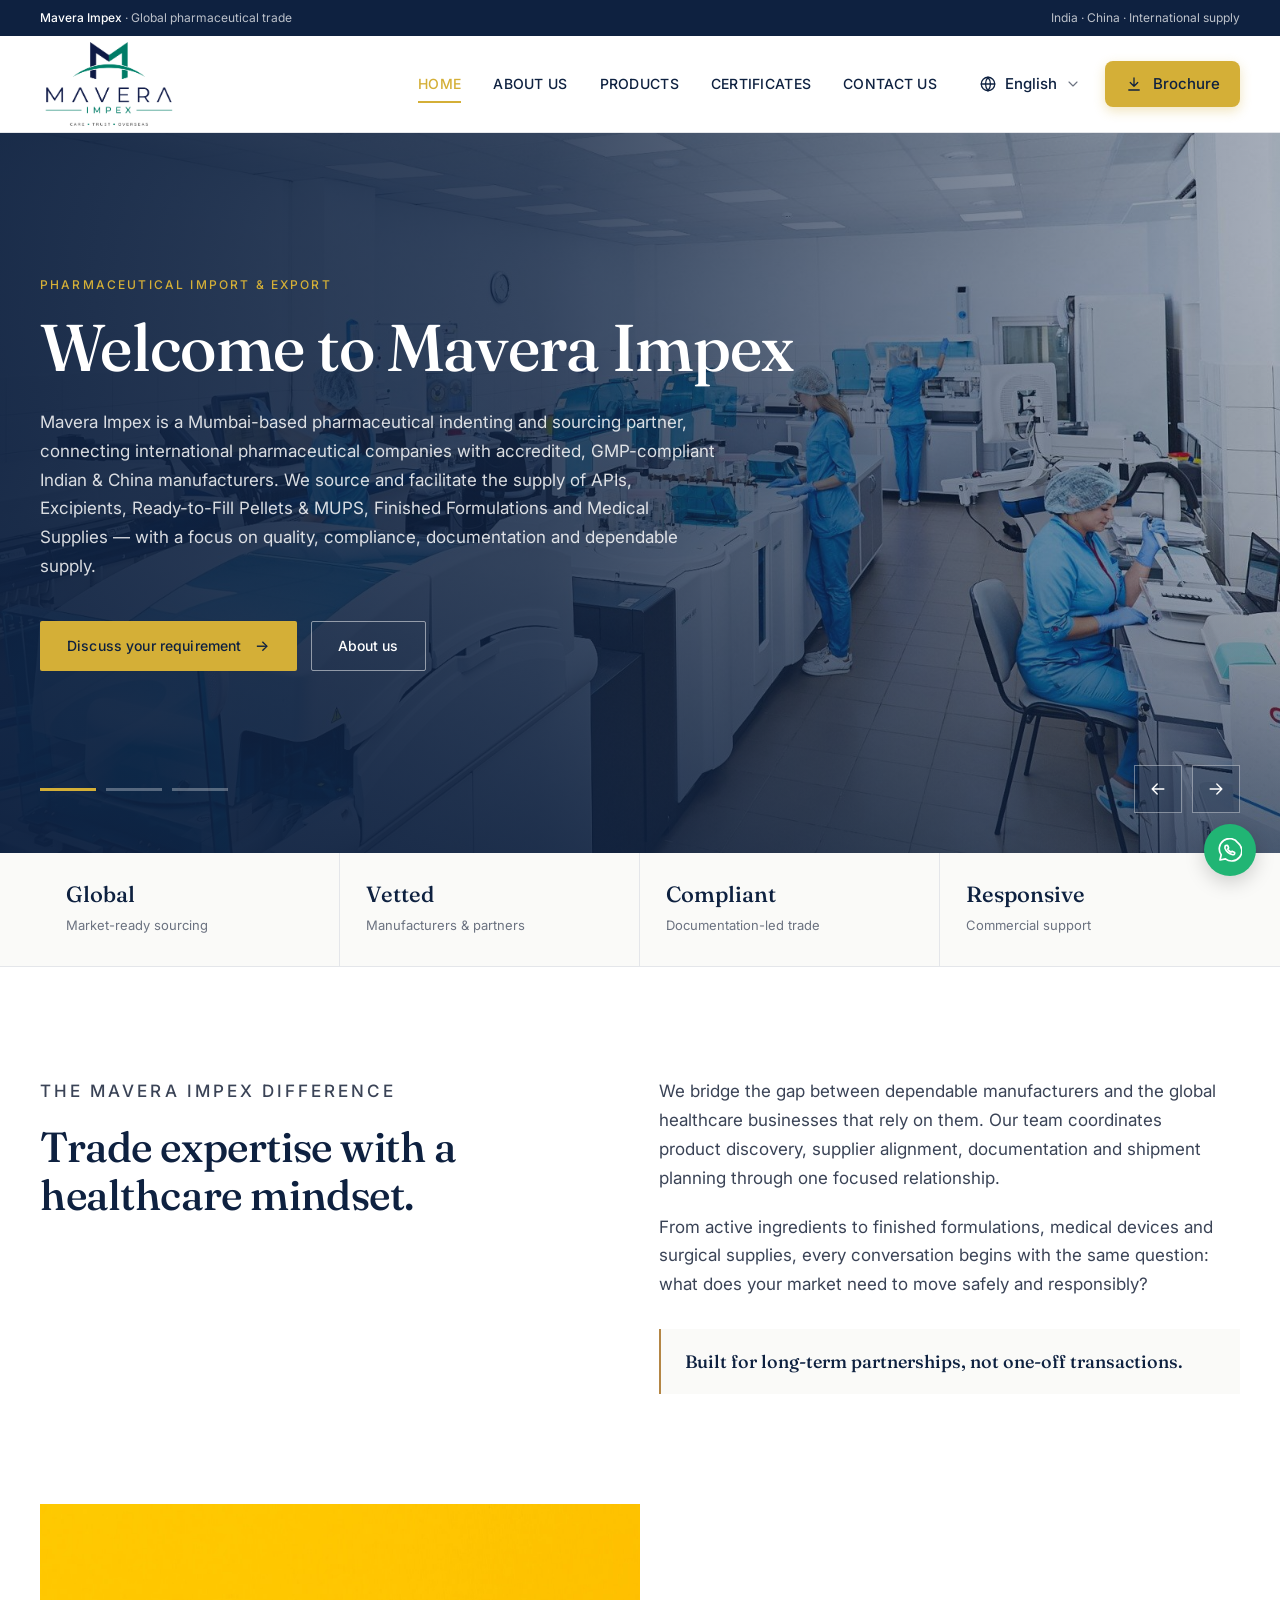
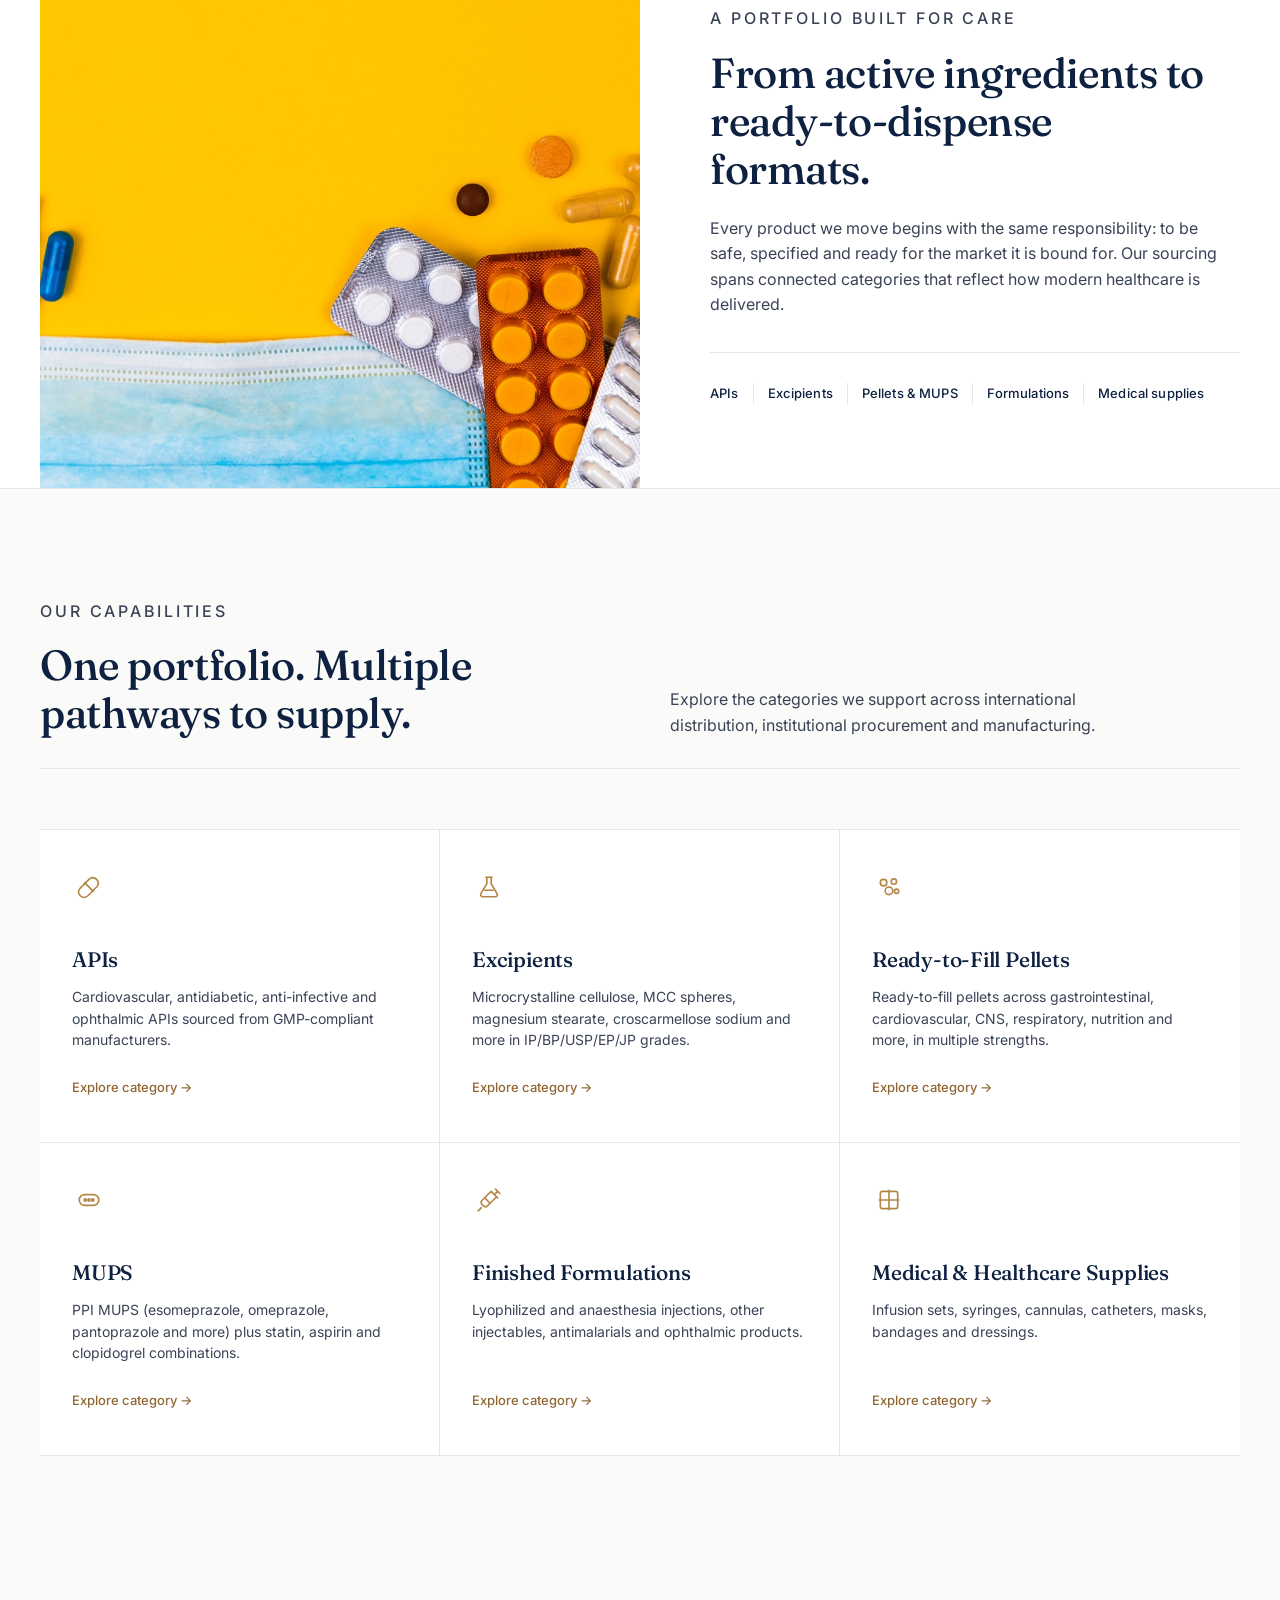
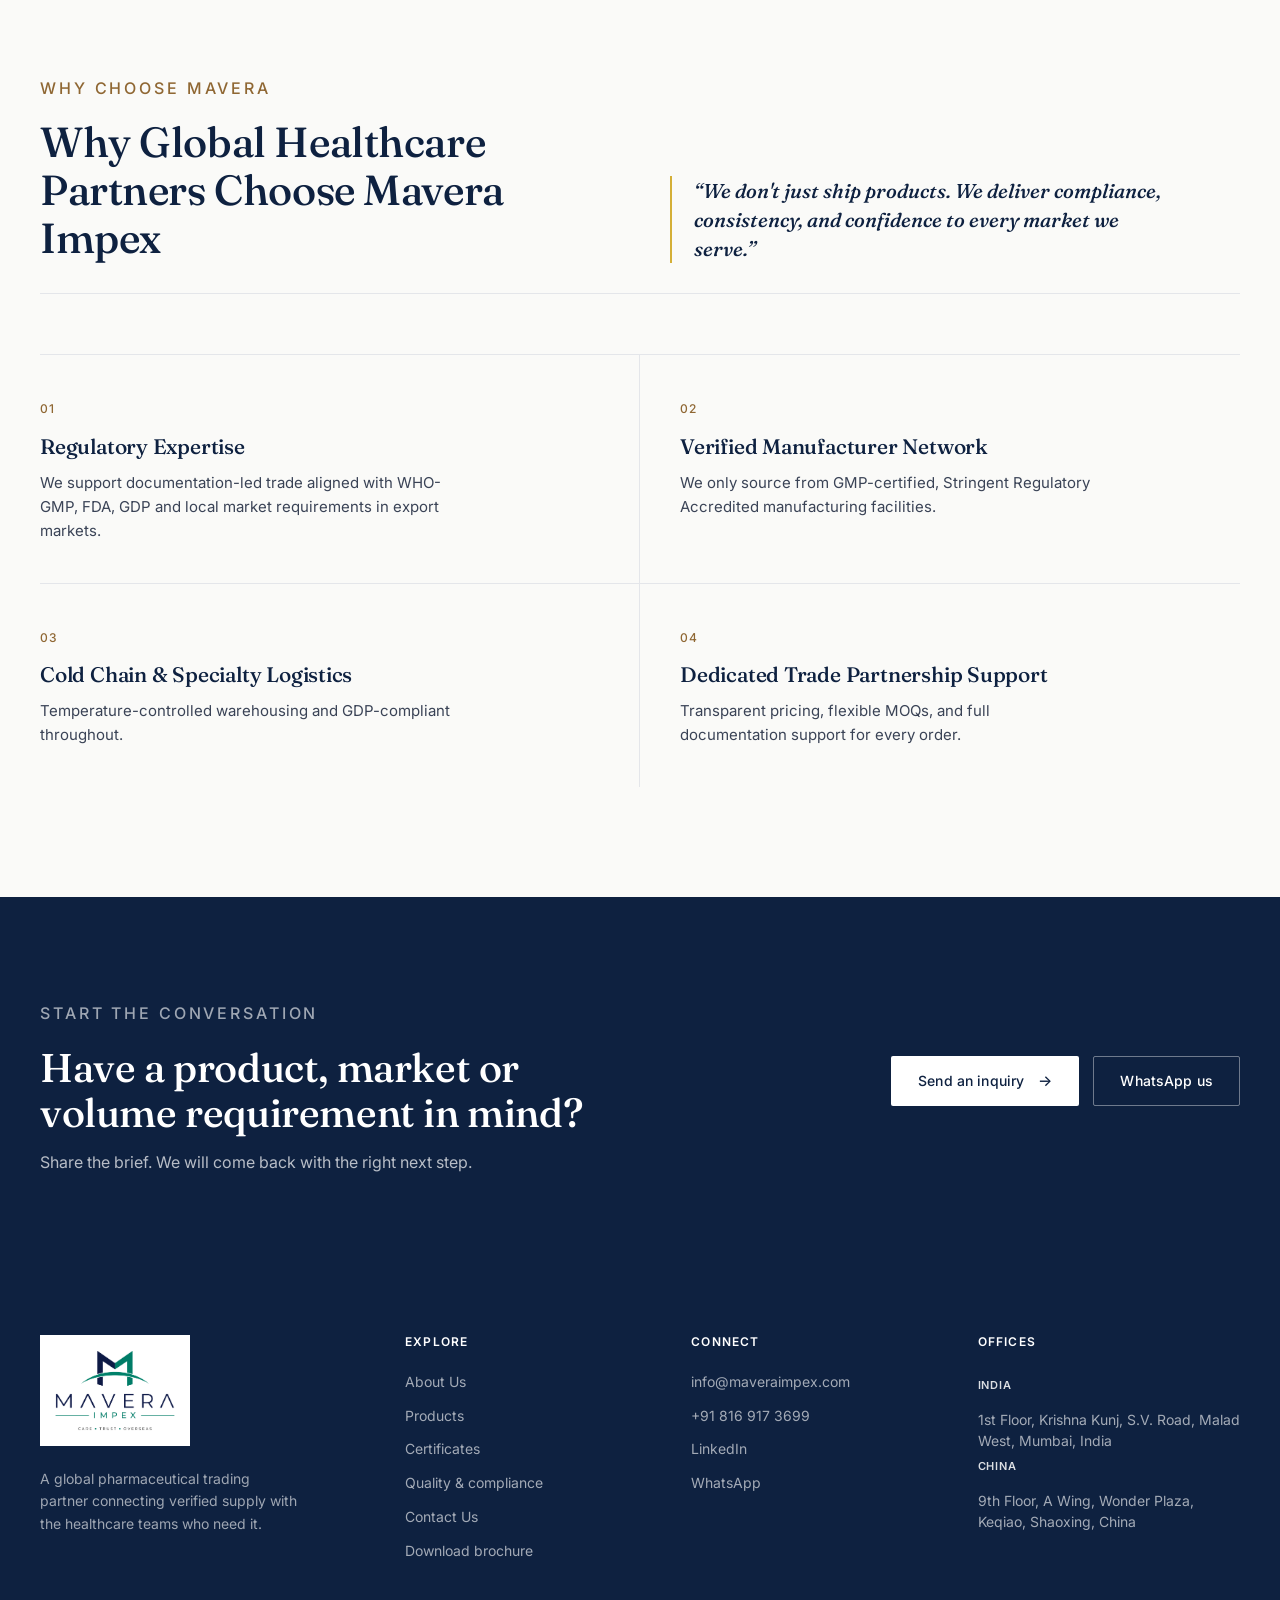
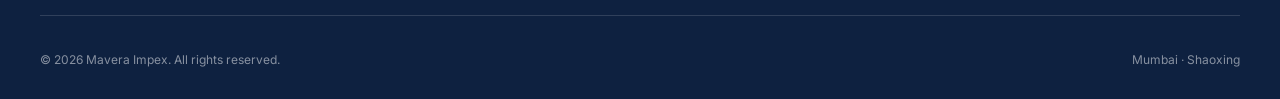
<file: index.html>
<!doctype html>
<html lang="en">
<head>
  <meta charset="utf-8" />
  <meta name="viewport" content="width=device-width, initial-scale=1" />
  <title>Mavera Impex | Global Pharmaceutical Import &amp; Export</title>
  <meta name="description" content="Mavera Impex connects verified pharmaceutical supply with distributors, hospital networks and healthcare manufacturers across global markets." />
  <meta name="theme-color" content="#0e2140" />
  <link rel="stylesheet" href="styles.css" />
</head>
<body data-page="home">
  <div data-site-header></div>

  <main>
    <section class="hero-slider" data-slider aria-roledescription="carousel" aria-label="Mavera Impex highlights">
      <div class="slide is-active" style="--bg: url('assets/photos/slide-welcome.jpg')" role="group" aria-roledescription="slide" aria-label="1 of 3">
        <div class="container slide-inner">
          <p class="eyebrow">Pharmaceutical import &amp; export</p>
          <h1>Welcome to Mavera Impex</h1>
          <p class="slide-lead">Mavera Impex is a Mumbai-based pharmaceutical indenting and sourcing partner, connecting international pharmaceutical companies with accredited, GMP-compliant Indian &amp; China manufacturers. We source and facilitate the supply of APIs, Excipients, Ready-to-Fill Pellets &amp; MUPS, Finished Formulations and Medical Supplies — with a focus on quality, compliance, documentation and dependable supply.</p>
          <div class="hero-actions">
            <a class="btn btn-gold btn-arrow" href="contact.html">Discuss your requirement</a>
            <a class="btn btn-ghost-light" href="about.html">About us</a>
          </div>
        </div>
      </div>
      <div class="slide" style="--bg: url('assets/photos/slide-export.jpg')" role="group" aria-roledescription="slide" aria-label="2 of 3">
        <div class="container slide-inner">
          <p class="eyebrow">Global markets</p>
          <h2 class="slide-title">Exporting to Africa, Middle East, ASEAN, LATAM &amp; Regulated Markets</h2>
          <ul class="slide-chips"><li>Africa</li><li>Middle East</li><li>ASEAN</li><li>LATAM</li><li>Regulated markets</li></ul>
          <div class="hero-actions">
            <a class="btn btn-gold btn-arrow" href="contact.html">Start an inquiry</a>
          </div>
        </div>
      </div>
      <div class="slide" style="--bg: url('assets/photos/slide-sourcing.jpg')" role="group" aria-roledescription="slide" aria-label="3 of 3">
        <div class="container slide-inner">
          <p class="eyebrow">India &amp; China sourcing</p>
          <h2 class="slide-title">Sourcing from manufacturers based in India and China</h2>
          <ul class="slide-chips slide-chips-pipe"><li>APIs</li><li>Pellets</li><li>MUPS</li><li>Excipients</li><li>Finished Formulations</li></ul>
          <p class="slide-lead">Supplying manufacturers and distributing overseas.</p>
          <div class="hero-actions">
            <a class="btn btn-gold btn-arrow" href="products.html">Explore products</a>
          </div>
        </div>
      </div>
      <div class="container slider-controls">
        <div class="slider-dots" role="tablist" aria-label="Choose slide">
          <button type="button" role="tab" aria-label="Slide 1" data-slide-to="0"><span></span></button>
          <button type="button" role="tab" aria-label="Slide 2" data-slide-to="1"><span></span></button>
          <button type="button" role="tab" aria-label="Slide 3" data-slide-to="2"><span></span></button>
        </div>
        <div class="slider-arrows">
          <button type="button" class="slider-arrow" aria-label="Previous slide" data-slide-prev></button>
          <button type="button" class="slider-arrow" aria-label="Next slide" data-slide-next></button>
        </div>
      </div>
    </section>

    <section class="stat-strip"><div class="container stat-grid">
      <div class="stat"><strong>Global</strong><span>Market-ready sourcing</span></div>
      <div class="stat"><strong>Vetted</strong><span>Manufacturers &amp; partners</span></div>
      <div class="stat"><strong>Compliant</strong><span>Documentation-led trade</span></div>
      <div class="stat"><strong>Responsive</strong><span>Commercial support</span></div>
    </div></section>

    <section class="section"><div class="container intro-grid">
      <div>
        <p class="eyebrow">The Mavera Impex difference</p>
        <h2>Trade expertise with a healthcare mindset.</h2>
      </div>
      <div>
        <p>We bridge the gap between dependable manufacturers and the global healthcare businesses that rely on them. Our team coordinates product discovery, supplier alignment, documentation and shipment planning through one focused relationship.</p>
        <p>From active ingredients to finished formulations, medical devices and surgical supplies, every conversation begins with the same question: what does your market need to move safely and responsibly?</p>
        <div class="rule-note">Built for long-term partnerships, not one-off transactions.</div>
      </div>
    </div></section>

    <section class="imagery-band"><div class="container imagery-inner">
      <div class="imagery-photo"><img src="assets/photos/pharmacy-supply.jpg" alt="Pharmaceutical formulations and healthcare supplies" loading="lazy" /></div>
      <div class="imagery-copy">
        <p class="eyebrow">A portfolio built for care</p>
        <h2>From active ingredients to ready-to-dispense formats.</h2>
        <p>Every product we move begins with the same responsibility: to be safe, specified and ready for the market it is bound for. Our sourcing spans connected categories that reflect how modern healthcare is delivered.</p>
        <div class="imagery-tags"><span>APIs</span><span>Excipients</span><span>Pellets &amp; MUPS</span><span>Formulations</span><span>Medical supplies</span></div>
      </div>
    </div></section>

    <section class="section section-alt"><div class="container">
      <div class="section-head">
        <div>
          <p class="eyebrow">Our capabilities</p>
          <h2>One portfolio. Multiple pathways to supply.</h2>
        </div>
        <p>Explore the categories we support across international distribution, institutional procurement and manufacturing.</p>
      </div>
      <div class="category-grid">
        <a class="category-card" href="products.html#apis">
          <span class="category-icon"><svg xmlns="http://www.w3.org/2000/svg" viewBox="0 0 24 24" fill="none" stroke="currentColor" stroke-width="1.5" stroke-linecap="round" stroke-linejoin="round"><path d="m10.5 20.5 9-9a5 5 0 0 0-7-7l-9 9a5 5 0 0 0 7 7Z"/><path d="m8 8 8 8"/></svg></span>
          <h3>APIs</h3>
          <p>Cardiovascular, antidiabetic, anti-infective and ophthalmic APIs sourced from GMP-compliant manufacturers.</p>
          <span class="card-arrow">Explore category →</span>
        </a>
        <a class="category-card" href="products.html#excipients">
          <span class="category-icon"><svg xmlns="http://www.w3.org/2000/svg" viewBox="0 0 24 24" fill="none" stroke="currentColor" stroke-width="1.5" stroke-linecap="round" stroke-linejoin="round"><path d="M9 3h6M10 3v6l-5.6 9.3A2 2 0 0 0 6.1 21h11.8a2 2 0 0 0 1.7-2.7L14 9V3"/><path d="M8.2 15h7.6"/></svg></span>
          <h3>Excipients</h3>
          <p>Microcrystalline cellulose, MCC spheres, magnesium stearate, croscarmellose sodium and more in IP/BP/USP/EP/JP grades.</p>
          <span class="card-arrow">Explore category →</span>
        </a>
        <a class="category-card" href="products.html#pellets">
          <span class="category-icon"><svg xmlns="http://www.w3.org/2000/svg" viewBox="0 0 24 24" fill="none" stroke="currentColor" stroke-width="1.5" stroke-linecap="round" stroke-linejoin="round"><circle cx="7" cy="8" r="3"/><circle cx="16.5" cy="7" r="2.5"/><circle cx="12" cy="15.5" r="3.5"/><circle cx="19" cy="16" r="2"/></svg></span>
          <h3>Ready-to-Fill Pellets</h3>
          <p>Ready-to-fill pellets across gastrointestinal, cardiovascular, CNS, respiratory, nutrition and more, in multiple strengths.</p>
          <span class="card-arrow">Explore category →</span>
        </a>
        <a class="category-card" href="products.html#mups">
          <span class="category-icon"><svg xmlns="http://www.w3.org/2000/svg" viewBox="0 0 24 24" fill="none" stroke="currentColor" stroke-width="1.5" stroke-linecap="round" stroke-linejoin="round"><rect x="3" y="7" width="18" height="10" rx="5"/><circle cx="8.5" cy="12" r="1"/><circle cx="12" cy="12" r="1"/><circle cx="15.5" cy="12" r="1"/></svg></span>
          <h3>MUPS</h3>
          <p>PPI MUPS (esomeprazole, omeprazole, pantoprazole and more) plus statin, aspirin and clopidogrel combinations.</p>
          <span class="card-arrow">Explore category →</span>
        </a>
        <a class="category-card" href="products.html#formulations">
          <span class="category-icon"><svg xmlns="http://www.w3.org/2000/svg" viewBox="0 0 24 24" fill="none" stroke="currentColor" stroke-width="1.5" stroke-linecap="round" stroke-linejoin="round"><path d="m18 2 4 4M17 7l3-3M19 9l-8.7 8.7a2.1 2.1 0 0 1-3 0l-2-2a2.1 2.1 0 0 1 0-3L14 4M9 11l4 4M5 19l-3 3M14 4l6 6"/></svg></span>
          <h3>Finished Formulations</h3>
          <p>Lyophilized and anaesthesia injections, other injectables, antimalarials and ophthalmic products.</p>
          <span class="card-arrow">Explore category →</span>
        </a>
        <a class="category-card" href="products.html#supplies">
          <span class="category-icon"><svg xmlns="http://www.w3.org/2000/svg" viewBox="0 0 24 24" fill="none" stroke="currentColor" stroke-width="1.5" stroke-linecap="round" stroke-linejoin="round"><path d="M12 3v18M3 12h18"/><rect x="4" y="4" width="16" height="16" rx="2"/></svg></span>
          <h3>Medical &amp; Healthcare Supplies</h3>
          <p>Infusion sets, syringes, cannulas, catheters, masks, bandages and dressings.</p>
          <span class="card-arrow">Explore category →</span>
        </a>
      </div>
    </div></section>

    <section class="section dark-band"><div class="container">
      <div class="section-head">
        <div>
          <p class="eyebrow">Why choose Mavera</p>
          <h2>Why Global Healthcare Partners Choose Mavera Impex</h2>
        </div>
        <blockquote class="pull-quote">“We don't just ship products. We deliver compliance, consistency, and confidence to every market we serve.”</blockquote>
      </div>
      <div class="why-grid">
        <div class="why-item">
          <span class="number">01</span>
          <h3>Regulatory Expertise</h3>
          <p>We support documentation-led trade aligned with WHO-GMP, FDA, GDP and local market requirements in export markets.</p>
        </div>
        <div class="why-item">
          <span class="number">02</span>
          <h3>Verified Manufacturer Network</h3>
          <p>We only source from GMP-certified, Stringent Regulatory Accredited manufacturing facilities.</p>
        </div>
        <div class="why-item">
          <span class="number">03</span>
          <h3>Cold Chain &amp; Specialty Logistics</h3>
          <p>Temperature-controlled warehousing and GDP-compliant throughout.</p>
        </div>
        <div class="why-item">
          <span class="number">04</span>
          <h3>Dedicated Trade Partnership Support</h3>
          <p>Transparent pricing, flexible MOQs, and full documentation support for every order.</p>
        </div>
      </div>
    </div></section>

    <section class="cta-band"><div class="container cta-band-inner">
      <div>
        <p class="eyebrow">Start the conversation</p>
        <h2>Have a product, market or volume requirement in mind?</h2>
        <p>Share the brief. We will come back with the right next step.</p>
      </div>
      <div class="hero-actions">
        <a class="btn btn-primary btn-arrow" href="contact.html">Send an inquiry</a>
        <a class="btn btn-ghost" href="https://wa.me/918169173699" target="_blank" rel="noreferrer">WhatsApp us</a>
      </div>
    </div></section>
  </main>

  <div data-site-footer></div>
  <script src="app.js" defer></script>
</body>
</html>
</file>
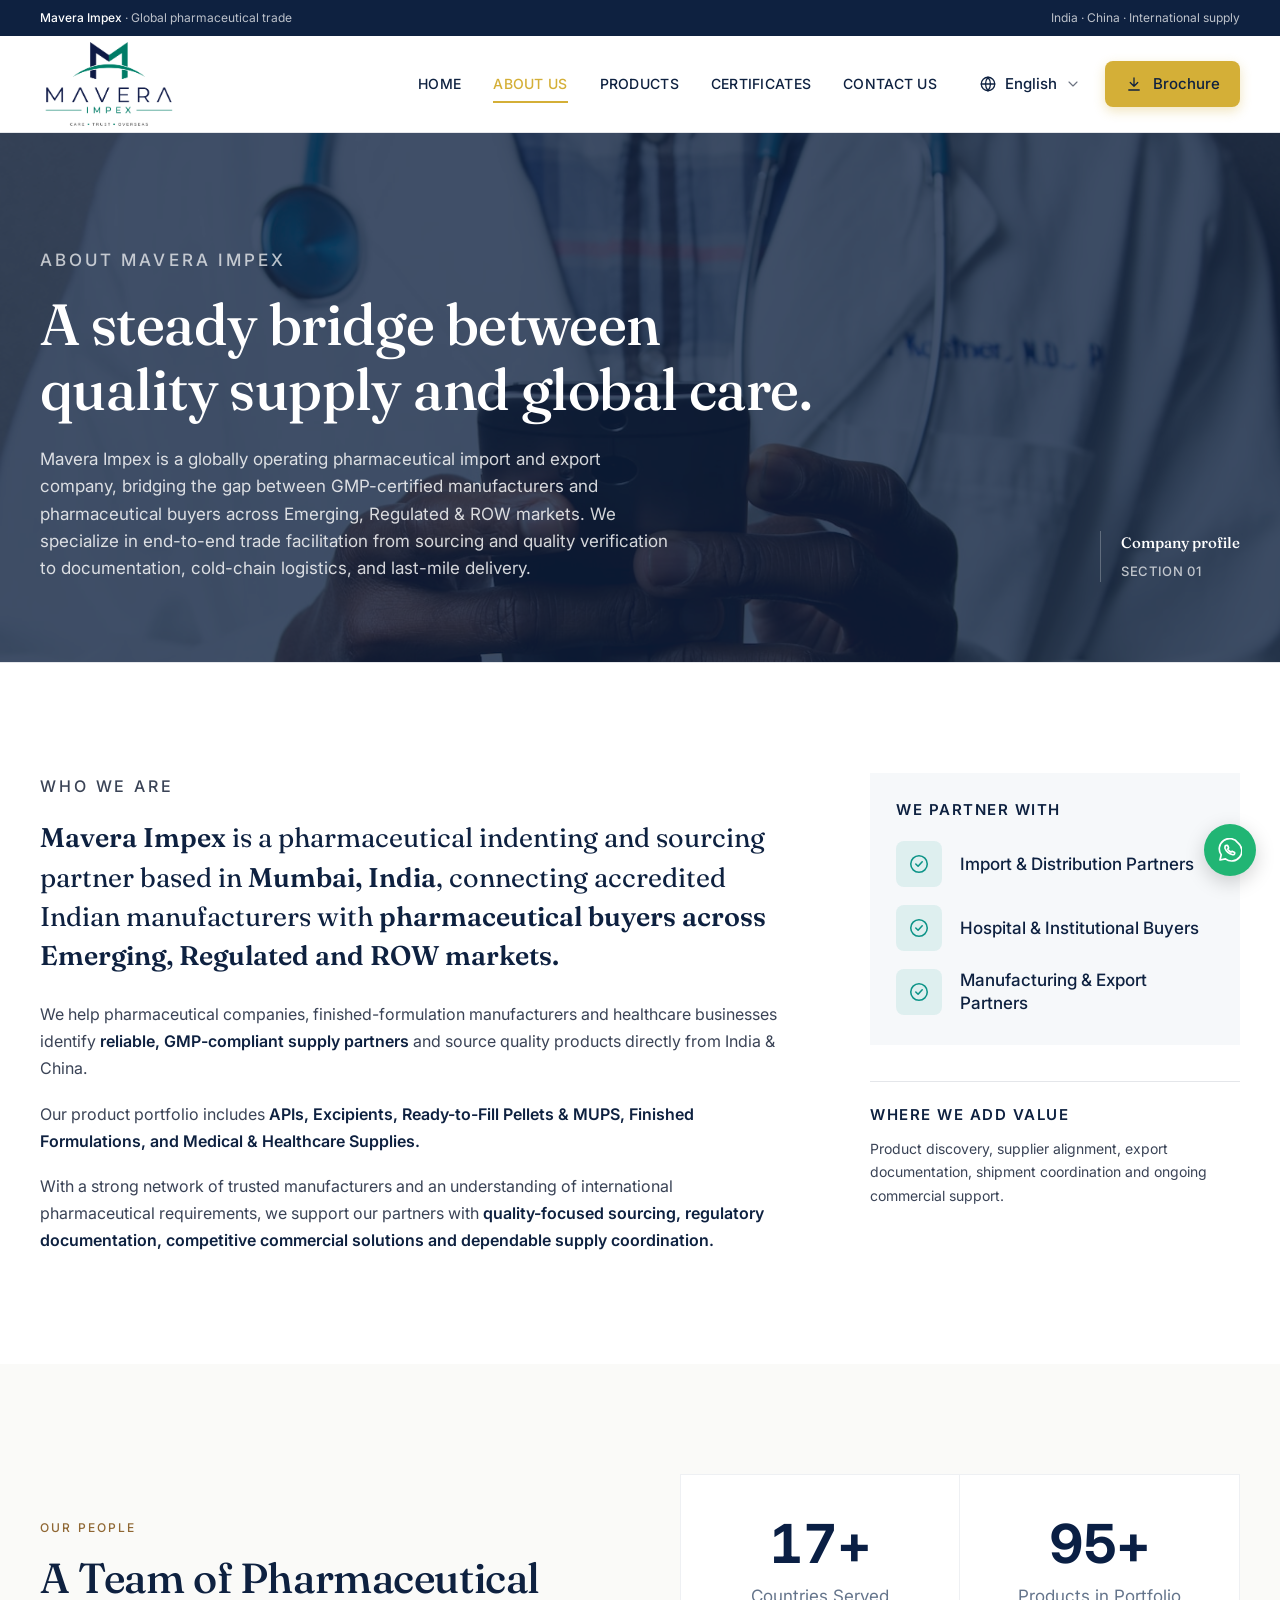
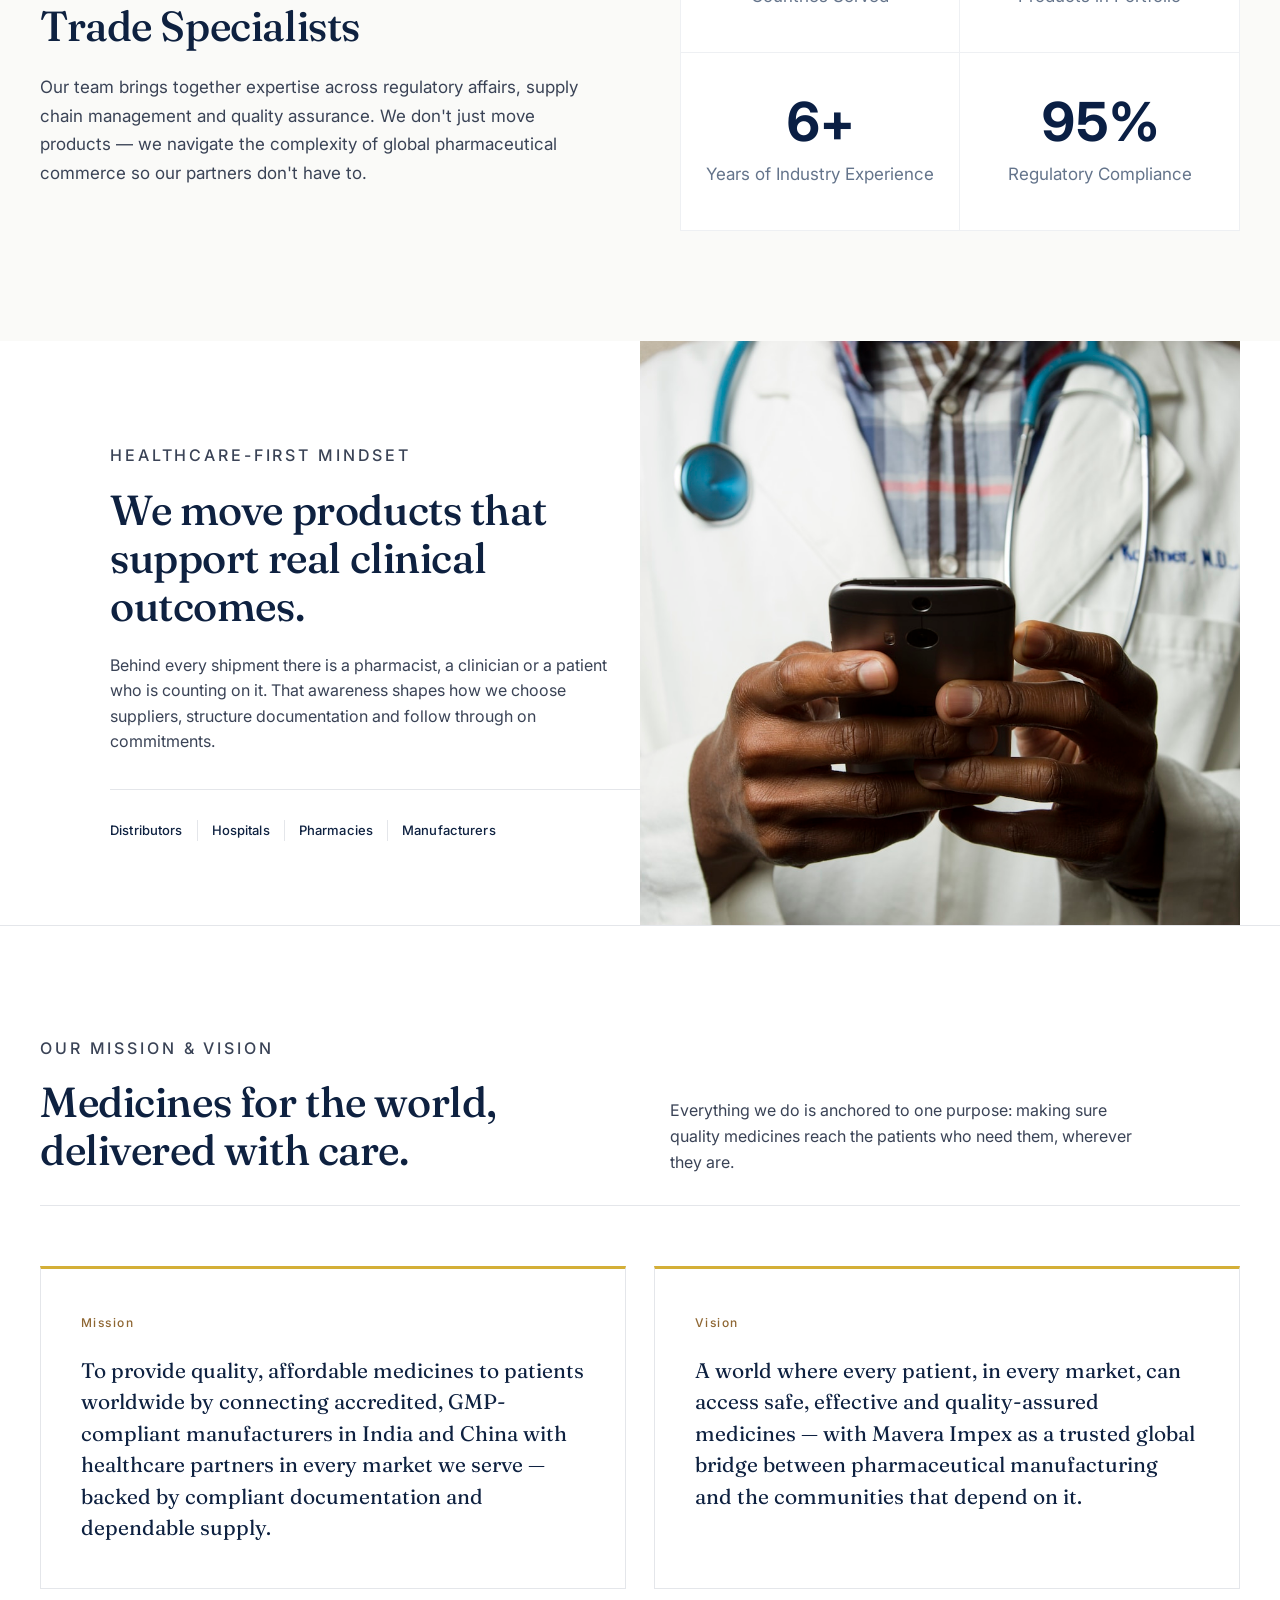
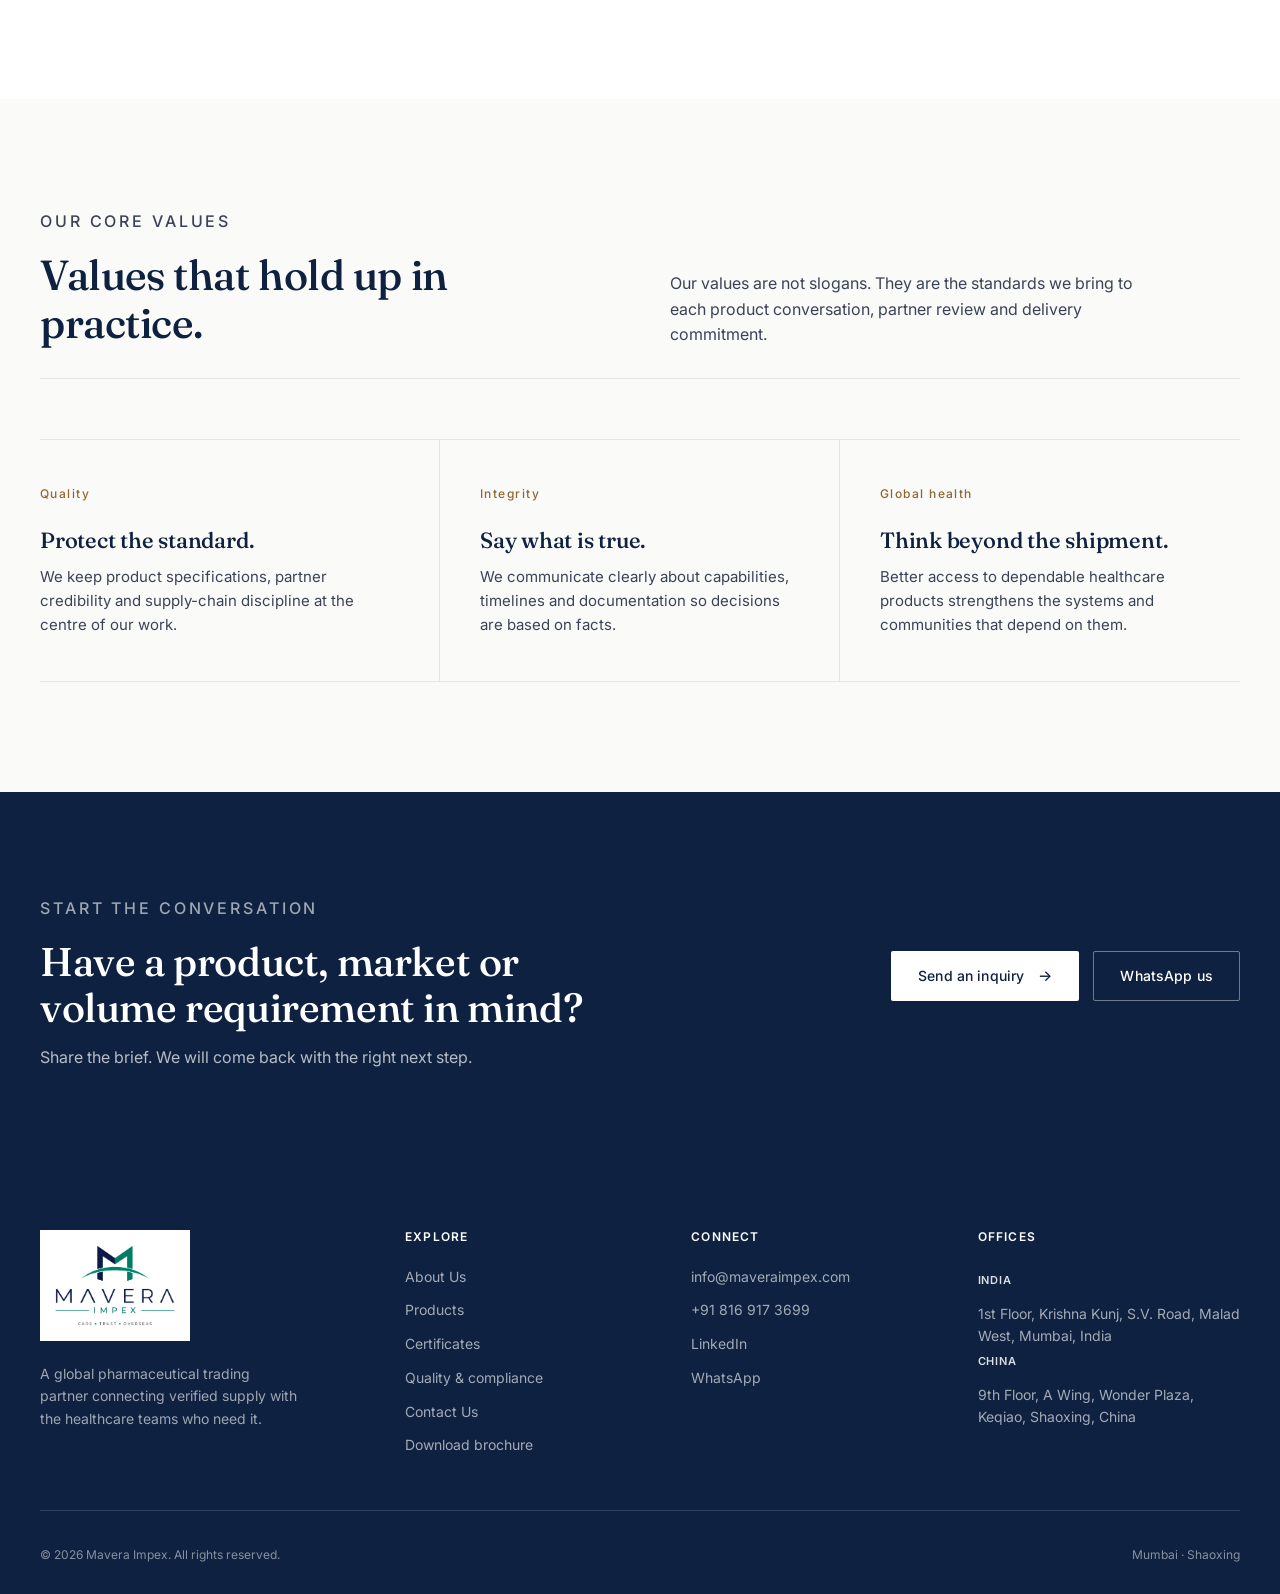
<file: about.html>
<!doctype html>
<html lang="en">
<head>
  <meta charset="utf-8" />
  <meta name="viewport" content="width=device-width, initial-scale=1" />
  <title>About Mavera Impex | A trusted healthcare trade partner</title>
  <meta name="description" content="Learn how Mavera Impex connects quality manufacturers with international healthcare markets." />
  <link rel="stylesheet" href="styles.css" />
</head>
<body data-page="about">
  <div data-site-header></div>
  <main>
    <section class="page-hero page-hero-image page-hero-about"><div class="container page-hero-grid">
      <div>
        <p class="eyebrow">About Mavera Impex</p>
        <h1>A steady bridge between quality supply and global care.</h1>
        <p>Mavera Impex is a globally operating pharmaceutical import and export company, bridging the gap between GMP-certified manufacturers and pharmaceutical buyers across Emerging, Regulated &amp; ROW markets. We specialize in end-to-end trade facilitation from sourcing and quality verification to documentation, cold-chain logistics, and last-mile delivery.</p>
      </div>
      <div class="page-index"><span>Company profile</span>Section 01</div>
    </div></section>

    <section class="section"><div class="container content-grid">
      <div class="content-copy">
        <p class="eyebrow">Who we are</p>
        <p class="about-lead"><strong>Mavera Impex</strong> is a pharmaceutical indenting and sourcing partner based in <strong>Mumbai, India</strong>, connecting accredited Indian manufacturers with <strong>pharmaceutical buyers across Emerging, Regulated and ROW markets.</strong></p>
        <p>We help pharmaceutical companies, finished-formulation manufacturers and healthcare businesses identify <strong>reliable, GMP-compliant supply partners</strong> and source quality products directly from India &amp; China.</p>
        <p>Our product portfolio includes <strong>APIs, Excipients, Ready-to-Fill Pellets &amp; MUPS, Finished Formulations, and Medical &amp; Healthcare Supplies.</strong></p>
        <p>With a strong network of trusted manufacturers and an understanding of international pharmaceutical requirements, we support our partners with <strong>quality-focused sourcing, regulatory documentation, competitive commercial solutions and dependable supply coordination.</strong></p>
      </div>
      <aside>
        <div class="partner-box">
          <h3>We partner with</h3>
          <ul class="partner-list">
            <li><span class="partner-icon"><svg xmlns="http://www.w3.org/2000/svg" viewBox="0 0 24 24" fill="none" stroke="currentColor" stroke-width="1.7" stroke-linecap="round" stroke-linejoin="round" aria-hidden="true"><circle cx="12" cy="12" r="9"/><path d="m8.5 12 2.5 2.5 4.5-5"/></svg></span>Import &amp; Distribution Partners</li>
            <li><span class="partner-icon"><svg xmlns="http://www.w3.org/2000/svg" viewBox="0 0 24 24" fill="none" stroke="currentColor" stroke-width="1.7" stroke-linecap="round" stroke-linejoin="round" aria-hidden="true"><circle cx="12" cy="12" r="9"/><path d="m8.5 12 2.5 2.5 4.5-5"/></svg></span>Hospital &amp; Institutional Buyers</li>
            <li><span class="partner-icon"><svg xmlns="http://www.w3.org/2000/svg" viewBox="0 0 24 24" fill="none" stroke="currentColor" stroke-width="1.7" stroke-linecap="round" stroke-linejoin="round" aria-hidden="true"><circle cx="12" cy="12" r="9"/><path d="m8.5 12 2.5 2.5 4.5-5"/></svg></span>Manufacturing &amp; Export Partners</li>
          </ul>
        </div>
        <div class="side-note">
          <h3>Where we add value</h3>
          <p>Product discovery, supplier alignment, export documentation, shipment coordination and ongoing commercial support.</p>
        </div>
      </aside>
    </div></section>

    <section class="section section-alt"><div class="container team-grid">
      <div class="team-copy">
        <p class="eyebrow">Our people</p>
        <h2>A Team of Pharmaceutical Trade Specialists</h2>
        <p>Our team brings together expertise across regulatory affairs, supply chain management and quality assurance. We don't just move products &mdash; we navigate the complexity of global pharmaceutical commerce so our partners don't have to.</p>
      </div>
      <div class="stats-grid" data-stats>
        <div class="stat-item"><strong data-count="18" data-suffix="+">18+</strong><span>Countries Served</span></div>
        <div class="stat-item"><strong data-count="100" data-suffix="+">100+</strong><span>Products in Portfolio</span></div>
        <div class="stat-item"><strong data-count="6" data-suffix="+">6+</strong><span>Years of Industry Experience</span></div>
        <div class="stat-item"><strong data-count="100" data-suffix="%">100%</strong><span>Regulatory Compliance</span></div>
      </div>
    </div></section>

    <section class="imagery-band"><div class="container imagery-inner">
      <div class="imagery-copy">
        <p class="eyebrow">Healthcare-first mindset</p>
        <h2>We move products that support real clinical outcomes.</h2>
        <p>Behind every shipment there is a pharmacist, a clinician or a patient who is counting on it. That awareness shapes how we choose suppliers, structure documentation and follow through on commitments.</p>
        <div class="imagery-tags"><span>Distributors</span><span>Hospitals</span><span>Pharmacies</span><span>Manufacturers</span></div>
      </div>
      <div class="imagery-photo"><img src="assets/photos/lab-research.jpg" alt="Healthcare professional working in a clinical setting" loading="lazy" /></div>
    </div></section>

    <section class="section"><div class="container">
      <div class="section-head">
        <div>
          <p class="eyebrow">Our mission &amp; vision</p>
          <h2>Medicines for the world, delivered with care.</h2>
        </div>
        <p>Everything we do is anchored to one purpose: making sure quality medicines reach the patients who need them, wherever they are.</p>
      </div>
      <div class="mv-grid">
        <article class="mv-card">
          <span class="number">Mission</span>
          <p>To provide quality, affordable medicines to patients worldwide by connecting accredited, GMP-compliant manufacturers in India and China with healthcare partners in every market we serve &mdash; backed by compliant documentation and dependable supply.</p>
        </article>
        <article class="mv-card">
          <span class="number">Vision</span>
          <p>A world where every patient, in every market, can access safe, effective and quality-assured medicines &mdash; with Mavera Impex as a trusted global bridge between pharmaceutical manufacturing and the communities that depend on it.</p>
        </article>
      </div>
    </div></section>

    <section class="section section-alt"><div class="container">
      <div class="section-head">
        <div>
          <p class="eyebrow">Our core values</p>
          <h2>Values that hold up in practice.</h2>
        </div>
        <p>Our values are not slogans. They are the standards we bring to each product conversation, partner review and delivery commitment.</p>
      </div>
      <div class="values-grid">
        <div class="value-card">
          <span class="number">Quality</span>
          <h3>Protect the standard.</h3>
          <p>We keep product specifications, partner credibility and supply-chain discipline at the centre of our work.</p>
        </div>
        <div class="value-card">
          <span class="number">Integrity</span>
          <h3>Say what is true.</h3>
          <p>We communicate clearly about capabilities, timelines and documentation so decisions are based on facts.</p>
        </div>
        <div class="value-card">
          <span class="number">Global health</span>
          <h3>Think beyond the shipment.</h3>
          <p>Better access to dependable healthcare products strengthens the systems and communities that depend on them.</p>
        </div>
      </div>
    </div></section>

    <section class="cta-band"><div class="container cta-band-inner">
      <div>
        <p class="eyebrow">Start the conversation</p>
        <h2>Have a product, market or volume requirement in mind?</h2>
        <p>Share the brief. We will come back with the right next step.</p>
      </div>
      <div class="hero-actions">
        <a class="btn btn-primary btn-arrow" href="contact.html">Send an inquiry</a>
        <a class="btn btn-ghost" href="https://wa.me/918169173699" target="_blank" rel="noreferrer">WhatsApp us</a>
      </div>
    </div></section>
  </main>
  <div data-site-footer></div>
  <script src="app.js" defer></script>
</body></html>
</file>
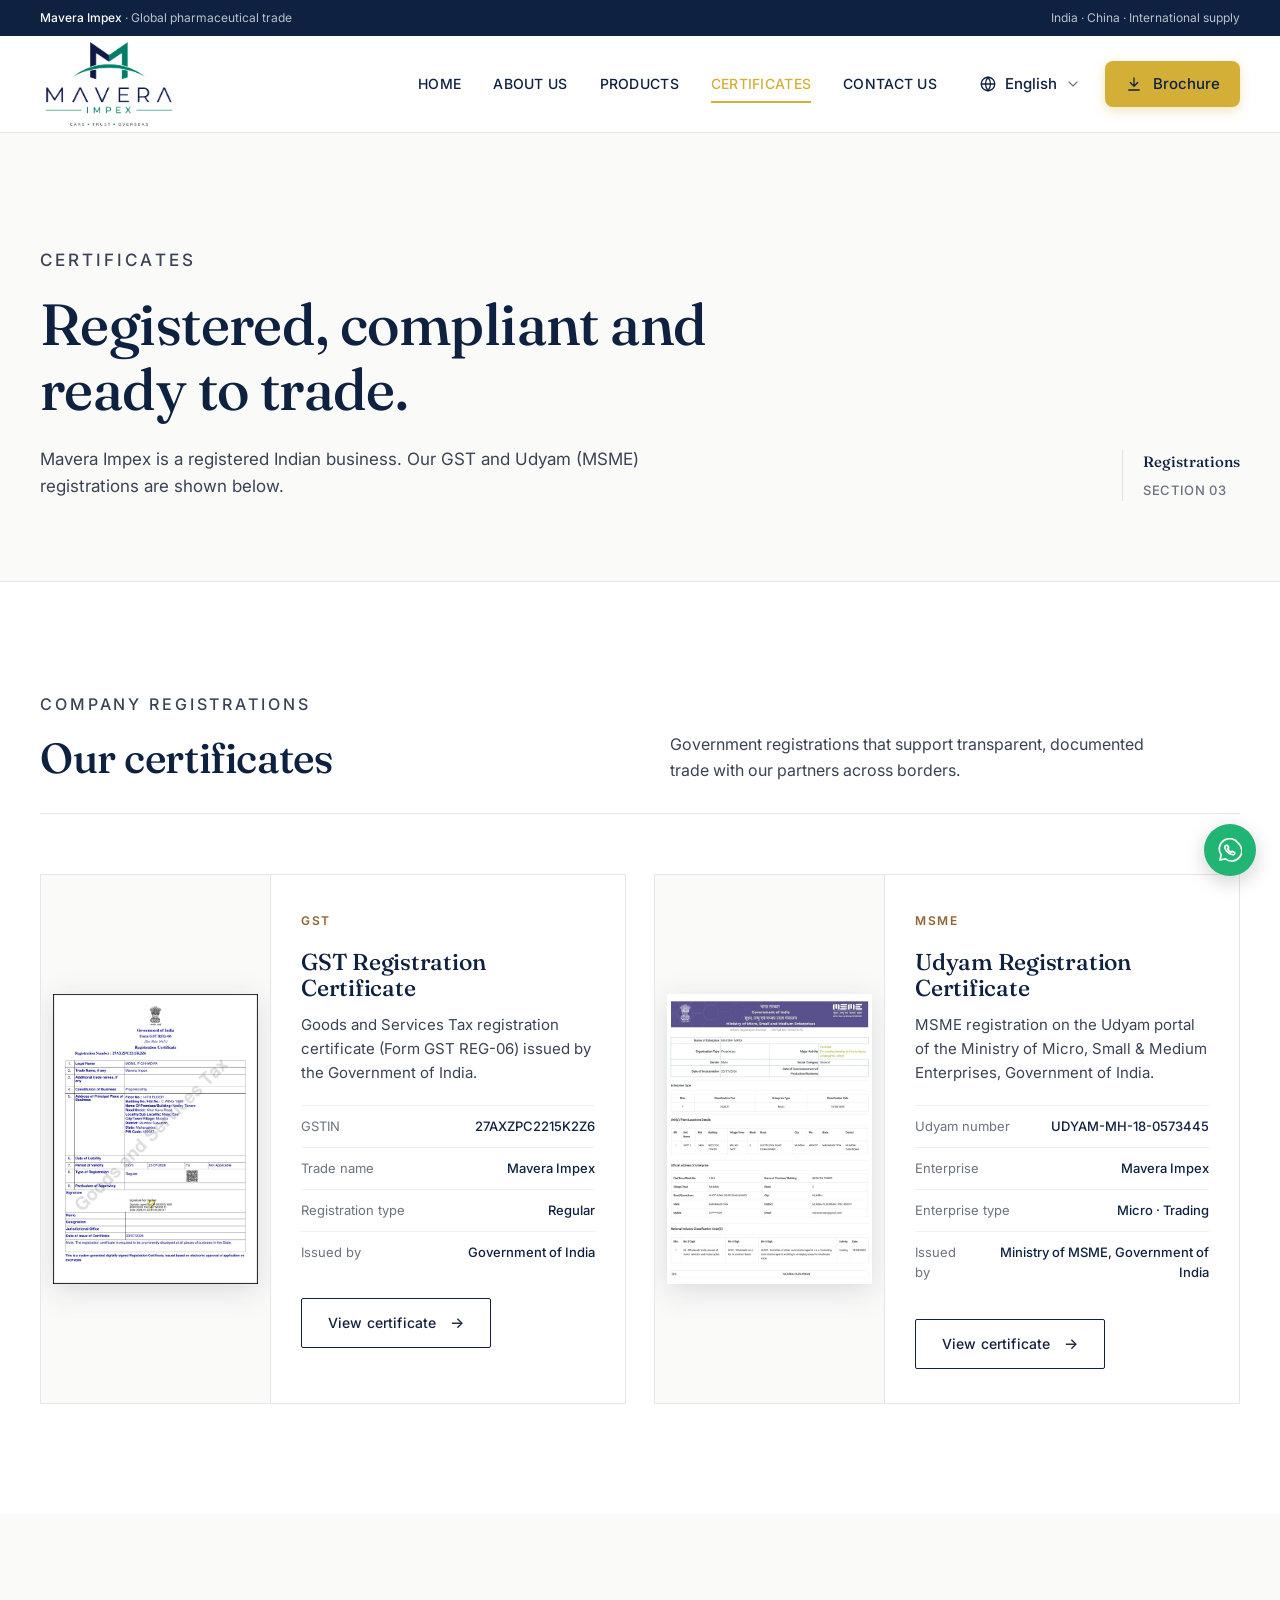
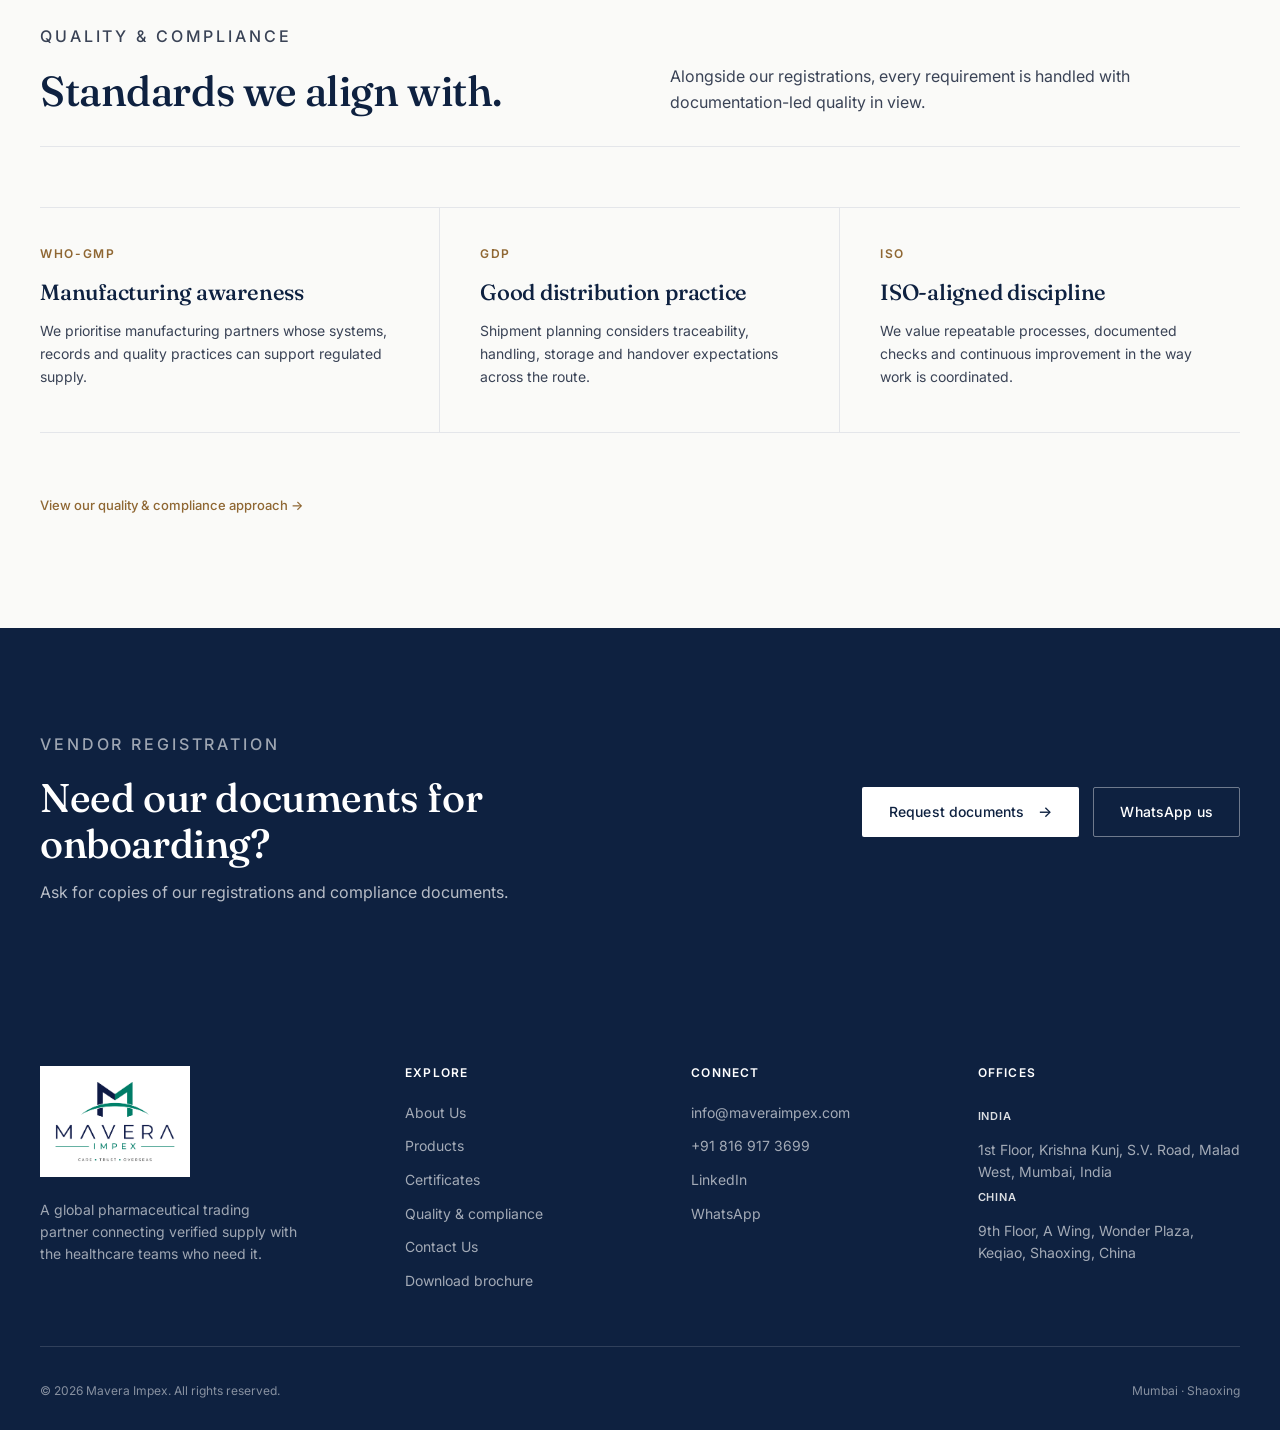
<file: certificates.html>
<!doctype html>
<html lang="en">
<head>
  <meta charset="utf-8" />
  <meta name="viewport" content="width=device-width, initial-scale=1" />
  <title>Certificates | Mavera Impex</title>
  <meta name="description" content="Mavera Impex company registrations, including GST and Udyam (MSME) registration certificates." />
  <link rel="stylesheet" href="styles.css" />
</head>
<body data-page="certificates">
  <div data-site-header></div>
  <main>
    <section class="page-hero"><div class="container page-hero-grid">
      <div>
        <p class="eyebrow">Certificates</p>
        <h1>Registered, compliant and ready to trade.</h1>
        <p>Mavera Impex is a registered Indian business. Our GST and Udyam (MSME) registrations are shown below.</p>
      </div>
      <div class="page-index"><span>Registrations</span>Section 03</div>
    </div></section>

    <section class="section"><div class="container">
      <div class="section-head">
        <div>
          <p class="eyebrow">Company registrations</p>
          <h2>Our certificates</h2>
        </div>
        <p>Government registrations that support transparent, documented trade with our partners across borders.</p>
      </div>
      <div class="cert-grid">
        <article class="cert-card">
          <a class="cert-preview cert-preview-image" href="assets/certificates/gst-certificate.jpg" target="_blank" rel="noopener" aria-label="View GST registration certificate (opens full size)">
            <img src="assets/certificates/gst-certificate.jpg" alt="Mavera Impex GST registration certificate (Form GST REG-06)" loading="lazy" />
            <span class="cert-zoom">View full size</span>
          </a>
          <div class="cert-body">
            <span class="seal">GST</span>
            <h3>GST Registration Certificate</h3>
            <p>Goods and Services Tax registration certificate (Form GST REG-06) issued by the Government of India.</p>
            <dl class="cert-meta">
              <div><dt>GSTIN</dt><dd>27AXZPC2215K2Z6</dd></div><div><dt>Trade name</dt><dd>Mavera Impex</dd></div><div><dt>Registration type</dt><dd>Regular</dd></div><div><dt>Issued by</dt><dd>Government of India</dd></div>
            </dl>
            <a class="btn btn-ghost btn-arrow" href="assets/certificates/gst-certificate.jpg" target="_blank" rel="noopener">View certificate</a>
          </div>
        </article>
        <article class="cert-card">
          <a class="cert-preview cert-preview-image" href="assets/certificates/udyam-certificate.jpg" target="_blank" rel="noopener" aria-label="View Udyam registration certificate (opens full size)">
            <img src="assets/certificates/udyam-certificate.jpg" alt="Mavera Impex Udyam registration certificate" loading="lazy" />
            <span class="cert-zoom">View full size</span>
          </a>
          <div class="cert-body">
            <span class="seal">MSME</span>
            <h3>Udyam Registration Certificate</h3>
            <p>MSME registration on the Udyam portal of the Ministry of Micro, Small &amp; Medium Enterprises, Government of India.</p>
            <dl class="cert-meta">
              <div><dt>Udyam number</dt><dd>UDYAM-MH-18-0573445</dd></div><div><dt>Enterprise</dt><dd>Mavera Impex</dd></div><div><dt>Enterprise type</dt><dd>Micro &middot; Trading</dd></div><div><dt>Issued by</dt><dd>Ministry of MSME, Government of India</dd></div>
            </dl>
            <a class="btn btn-ghost btn-arrow" href="assets/certificates/udyam-certificate.jpg" target="_blank" rel="noopener">View certificate</a>
          </div>
        </article>
      </div>
    </div></section>

    <section class="section section-alt"><div class="container">
      <div class="section-head">
        <div>
          <p class="eyebrow">Quality &amp; compliance</p>
          <h2>Standards we align with.</h2>
        </div>
        <p>Alongside our registrations, every requirement is handled with documentation-led quality in view.</p>
      </div>
      <div class="standards-grid">
        <article class="standard">
          <div class="seal">WHO-GMP</div>
          <h3>Manufacturing awareness</h3>
          <p>We prioritise manufacturing partners whose systems, records and quality practices can support regulated supply.</p>
        </article>
        <article class="standard">
          <div class="seal">GDP</div>
          <h3>Good distribution practice</h3>
          <p>Shipment planning considers traceability, handling, storage and handover expectations across the route.</p>
        </article>
        <article class="standard">
          <div class="seal">ISO</div>
          <h3>ISO-aligned discipline</h3>
          <p>We value repeatable processes, documented checks and continuous improvement in the way work is coordinated.</p>
        </article>
      </div>
      <a class="card-arrow cert-more" href="quality.html">View our quality &amp; compliance approach →</a>
    </div></section>

    <section class="cta-band"><div class="container cta-band-inner">
      <div>
        <p class="eyebrow">Vendor registration</p>
        <h2>Need our documents for onboarding?</h2>
        <p>Ask for copies of our registrations and compliance documents.</p>
      </div>
      <div class="hero-actions">
        <a class="btn btn-primary btn-arrow" href="contact.html">Request documents</a>
        <a class="btn btn-ghost" href="https://wa.me/918169173699" target="_blank" rel="noreferrer">WhatsApp us</a>
      </div>
    </div></section>
  </main>
  <div data-site-footer></div>
  <script src="app.js" defer></script>
</body></html>
</file>
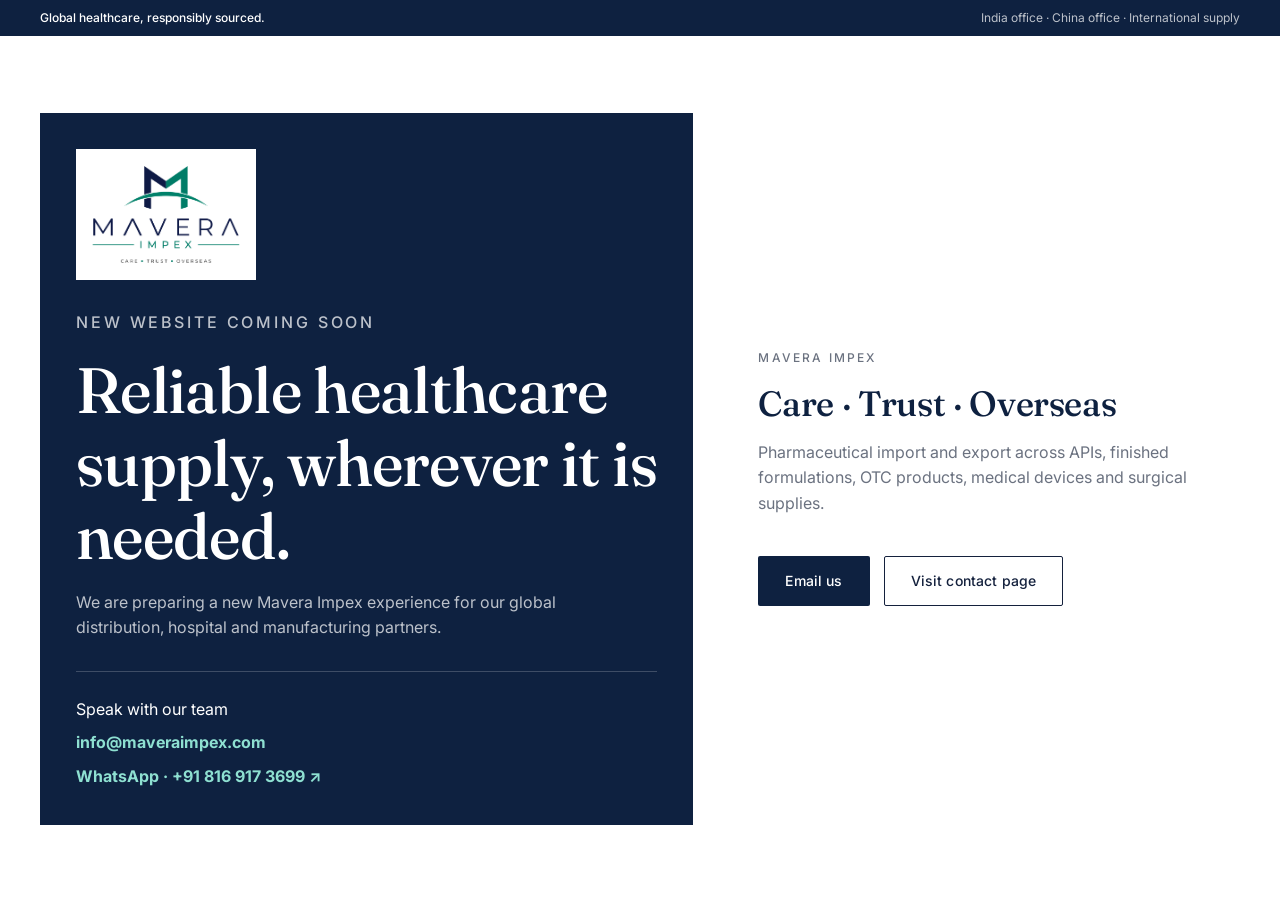
<file: coming-soon.html>
<!doctype html>
<html lang="en">
<head>
  <meta charset="utf-8" />
  <meta name="viewport" content="width=device-width, initial-scale=1" />
  <title>Mavera Impex | Coming soon</title>
  <meta name="description" content="Mavera Impex is preparing a new global pharmaceutical import and export website." />
  <link rel="stylesheet" href="styles.css" />
  <style>
    .coming-soon { min-height: calc(100vh - 34px); display: grid; place-items: center; padding: 55px 0; }
    .coming-grid { display: grid; grid-template-columns: minmax(0, .95fr) minmax(280px, .7fr); gap: 65px; align-items: center; }
    .coming-card { padding: 36px; background: var(--navy); color: #fff; }
    .coming-card img { width: 180px; padding: 10px; background: #fff; margin-bottom: 30px; }
    .coming-card h1 { color: #fff; font-size: clamp(38px, 5vw, 65px); }
    .coming-card p { margin-top: 17px; color: rgba(255,255,255,.72); font-size: 16px; max-width: 490px; }
    .coming-contact { padding-top: 25px; border-top: 1px solid rgba(255,255,255,.2); margin-top: 30px; }
    .coming-contact a { display: block; margin-top: 8px; color: #8ee0d1; font-weight: 700; }
    .coming-side .eyebrow { margin-bottom: 17px; }
    .coming-side h2 { font-size: 35px; }
    .coming-side p { margin-top: 16px; color: var(--muted); }
    @media (max-width: 720px) { .coming-soon { min-height: calc(100vh - 30px); padding: 30px 0; } .coming-grid { grid-template-columns: 1fr; gap: 32px; } .coming-card { padding: 25px 20px; } }
  </style>
</head>
<body data-page="home">
  <div class="topline"><div class="container topline-inner"><span><strong>Global healthcare, responsibly sourced.</strong></span><span>India office · China office · International supply</span></div></div>
  <main class="coming-soon"><div class="container coming-grid">
    <section class="coming-card"><img src="assets/mavera-logo.png" alt="Mavera Impex" /><p class="eyebrow">New website coming soon</p><h1>Reliable healthcare supply, wherever it is needed.</h1><p>We are preparing a new Mavera Impex experience for our global distribution, hospital and manufacturing partners.</p><div class="coming-contact"><span>Speak with our team</span><a href="mailto:info@maveraimpex.com">info@maveraimpex.com</a><a href="https://wa.me/918169173699" target="_blank" rel="noreferrer">WhatsApp · +91 816 917 3699 ↗</a></div></section>
    <aside class="coming-side"><p class="eyebrow">Mavera Impex</p><h2>Care · Trust · Overseas</h2><p>Pharmaceutical import and export across APIs, finished formulations, OTC products, medical devices and surgical supplies.</p><div class="hero-actions"><a class="btn btn-primary" href="mailto:info@maveraimpex.com">Email us</a><a class="btn btn-ghost" href="contact.html">Visit contact page</a></div></aside>
  </div></main>
  <script>document.querySelectorAll('[data-year]').forEach((el) => { el.textContent = new Date().getFullYear(); });</script>
</body>
</html>
</file>
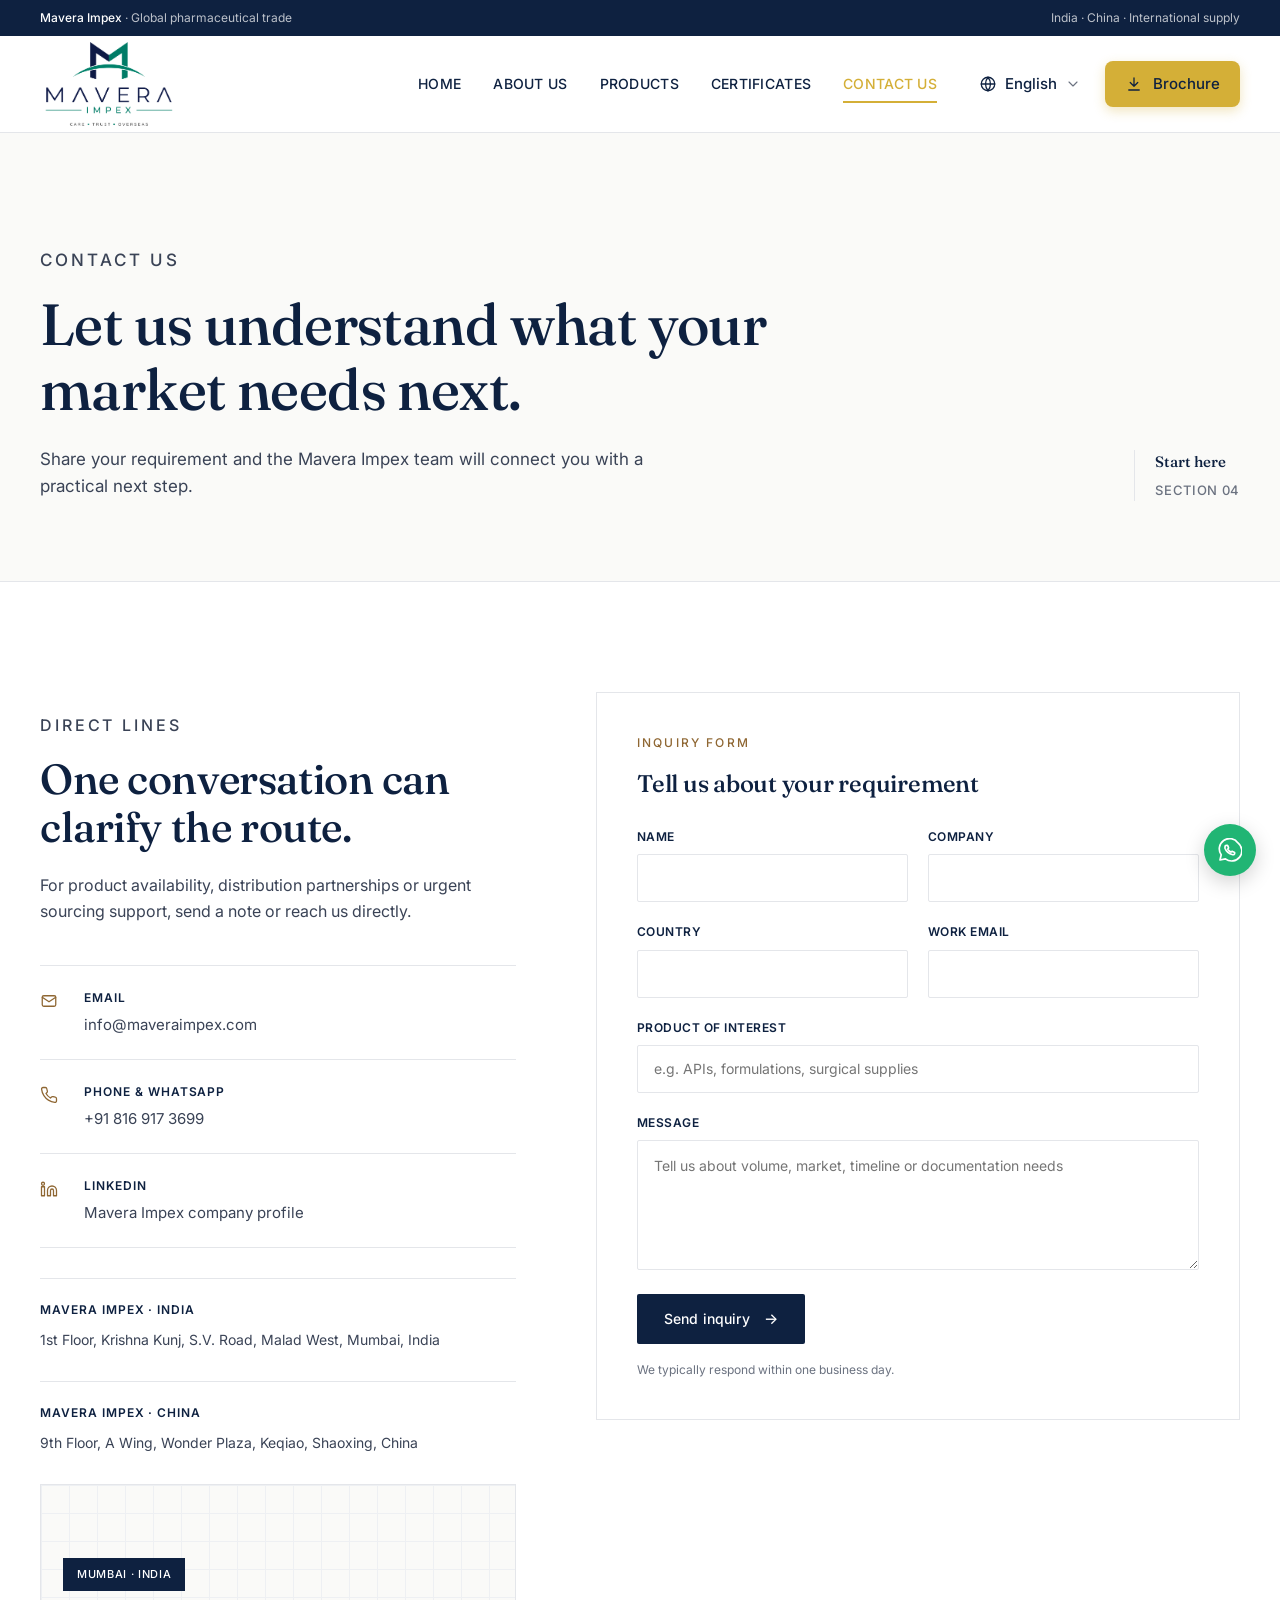
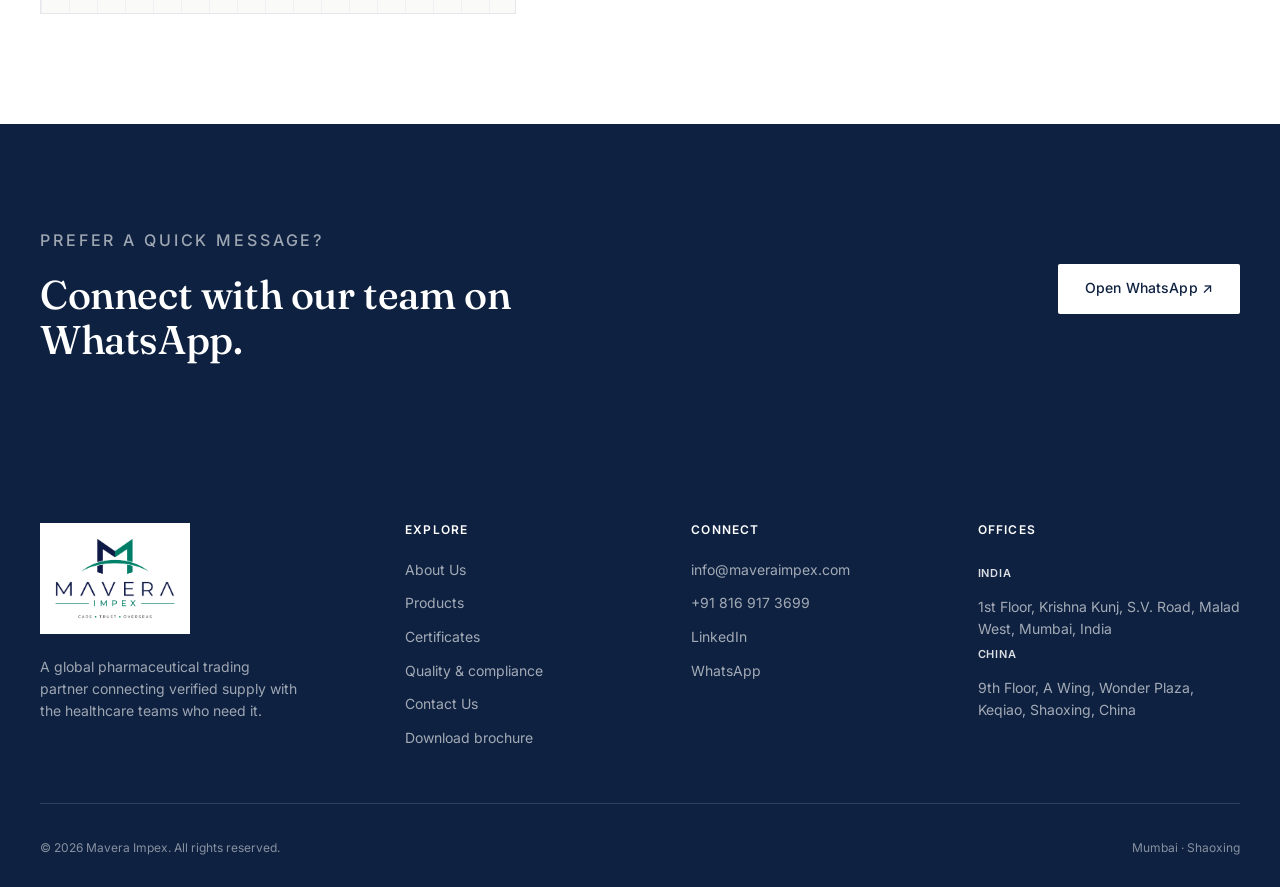
<file: contact.html>
<!doctype html>
<html lang="en">
<head>
  <meta charset="utf-8" />
  <meta name="viewport" content="width=device-width, initial-scale=1" />
  <title>Contact Mavera Impex | Start an inquiry</title>
  <meta name="description" content="Contact Mavera Impex for pharmaceutical import, export and bulk healthcare product inquiries." />
  <link rel="stylesheet" href="styles.css" />
</head>
<body data-page="contact">
  <div data-site-header></div>
  <main>
    <section class="page-hero"><div class="container page-hero-grid">
      <div>
        <p class="eyebrow">Contact us</p>
        <h1>Let us understand what your market needs next.</h1>
        <p>Share your requirement and the Mavera Impex team will connect you with a practical next step.</p>
      </div>
      <div class="page-index"><span>Start here</span>Section 04</div>
    </div></section>

    <section class="section"><div class="container contact-grid">
      <div class="contact-intro">
        <p class="eyebrow">Direct lines</p>
        <h2>One conversation can clarify the route.</h2>
        <p>For product availability, distribution partnerships or urgent sourcing support, send a note or reach us directly.</p>
        <div class="contact-list">
          <div class="contact-item">
            <svg xmlns="http://www.w3.org/2000/svg" viewBox="0 0 24 24" fill="none" stroke="currentColor" stroke-width="1.7" stroke-linecap="round" stroke-linejoin="round"><rect x="3" y="5" width="18" height="14" rx="2"/><path d="m3 7 9 6 9-6"/></svg>
            <div><strong>Email</strong><a href="mailto:info@maveraimpex.com">info@maveraimpex.com</a></div>
          </div>
          <div class="contact-item">
            <svg xmlns="http://www.w3.org/2000/svg" viewBox="0 0 24 24" fill="none" stroke="currentColor" stroke-width="1.7" stroke-linecap="round" stroke-linejoin="round"><path d="M22 16.9v3a2 2 0 0 1-2.2 2 19.8 19.8 0 0 1-8.6-3.1 19.5 19.5 0 0 1-6-6A19.8 19.8 0 0 1 2.1 4.2 2 2 0 0 1 4.1 2h3a2 2 0 0 1 2 1.7c.1 1 .4 2 .7 2.9a2 2 0 0 1-.5 2.1L8 10a16 16 0 0 0 6 6l1.3-1.3a2 2 0 0 1 2.1-.5c.9.3 1.9.6 2.9.7A2 2 0 0 1 22 16.9Z"/></svg>
            <div><strong>Phone &amp; WhatsApp</strong><a href="tel:+918169173699">+91 816 917 3699</a></div>
          </div>
          <div class="contact-item">
            <svg xmlns="http://www.w3.org/2000/svg" viewBox="0 0 24 24" fill="none" stroke="currentColor" stroke-width="1.7" stroke-linecap="round" stroke-linejoin="round"><path d="M16 8a6 6 0 0 1 6 6v7h-4v-7a2 2 0 0 0-4 0v7h-4v-7a6 6 0 0 1 6-6ZM2 9h4v12H2zM4 3a2 2 0 1 1 0 4 2 2 0 0 1 0-4Z"/></svg>
            <div><strong>LinkedIn</strong><a href="https://www.linkedin.com/in/mavera-impex-8b0793420" target="_blank" rel="noreferrer">Mavera Impex company profile</a></div>
          </div>
        </div>
        <div class="office-block">
          <h3>Mavera Impex · India</h3>
          <p>1st Floor, Krishna Kunj, S.V. Road, Malad West, Mumbai, India</p>
        </div>
        <div class="office-block">
          <h3>Mavera Impex · China</h3>
          <p>9th Floor, A Wing, Wonder Plaza, Keqiao, Shaoxing, China</p>
        </div>
        <div class="map-placeholder"><span>Mumbai · India</span></div>
      </div>
      <form class="contact-form" data-form="contact">
        <p class="eyebrow">Inquiry form</p>
        <h3 style="font-family:'Fraunces',Georgia,serif;font-size:24px;color:var(--navy);font-weight:500">Tell us about your requirement</h3>
        <div class="form-grid" style="margin-top:30px">
          <div class="field"><label for="contact-name">Name</label><input id="contact-name" required name="name" /></div>
          <div class="field"><label for="contact-company">Company</label><input id="contact-company" required name="company" /></div>
          <div class="field"><label for="contact-country">Country</label><input id="contact-country" required name="country" /></div>
          <div class="field"><label for="contact-email">Work email</label><input id="contact-email" type="email" required name="email" /></div>
          <div class="field full"><label for="contact-product">Product of interest</label><input id="contact-product" required name="product" placeholder="e.g. APIs, formulations, surgical supplies" /></div>
          <div class="field full"><label for="contact-message">Message</label><textarea id="contact-message" required name="message" placeholder="Tell us about volume, market, timeline or documentation needs"></textarea></div>
        </div>
        <button class="btn btn-primary btn-arrow" type="submit" style="margin-top:24px">Send inquiry</button>
        <p class="form-note">We typically respond within one business day.</p>
        <p class="form-status" aria-live="polite"></p>
      </form>
    </div></section>

    <section class="cta-band"><div class="container cta-band-inner">
      <div>
        <p class="eyebrow">Prefer a quick message?</p>
        <h2>Connect with our team on WhatsApp.</h2>
      </div>
      <div class="hero-actions">
        <a class="btn btn-primary" href="https://wa.me/918169173699" target="_blank" rel="noreferrer">Open WhatsApp ↗</a>
      </div>
    </div></section>
  </main>
  <div data-site-footer></div>
  <script src="app.js" defer></script>
</body></html>
</file>
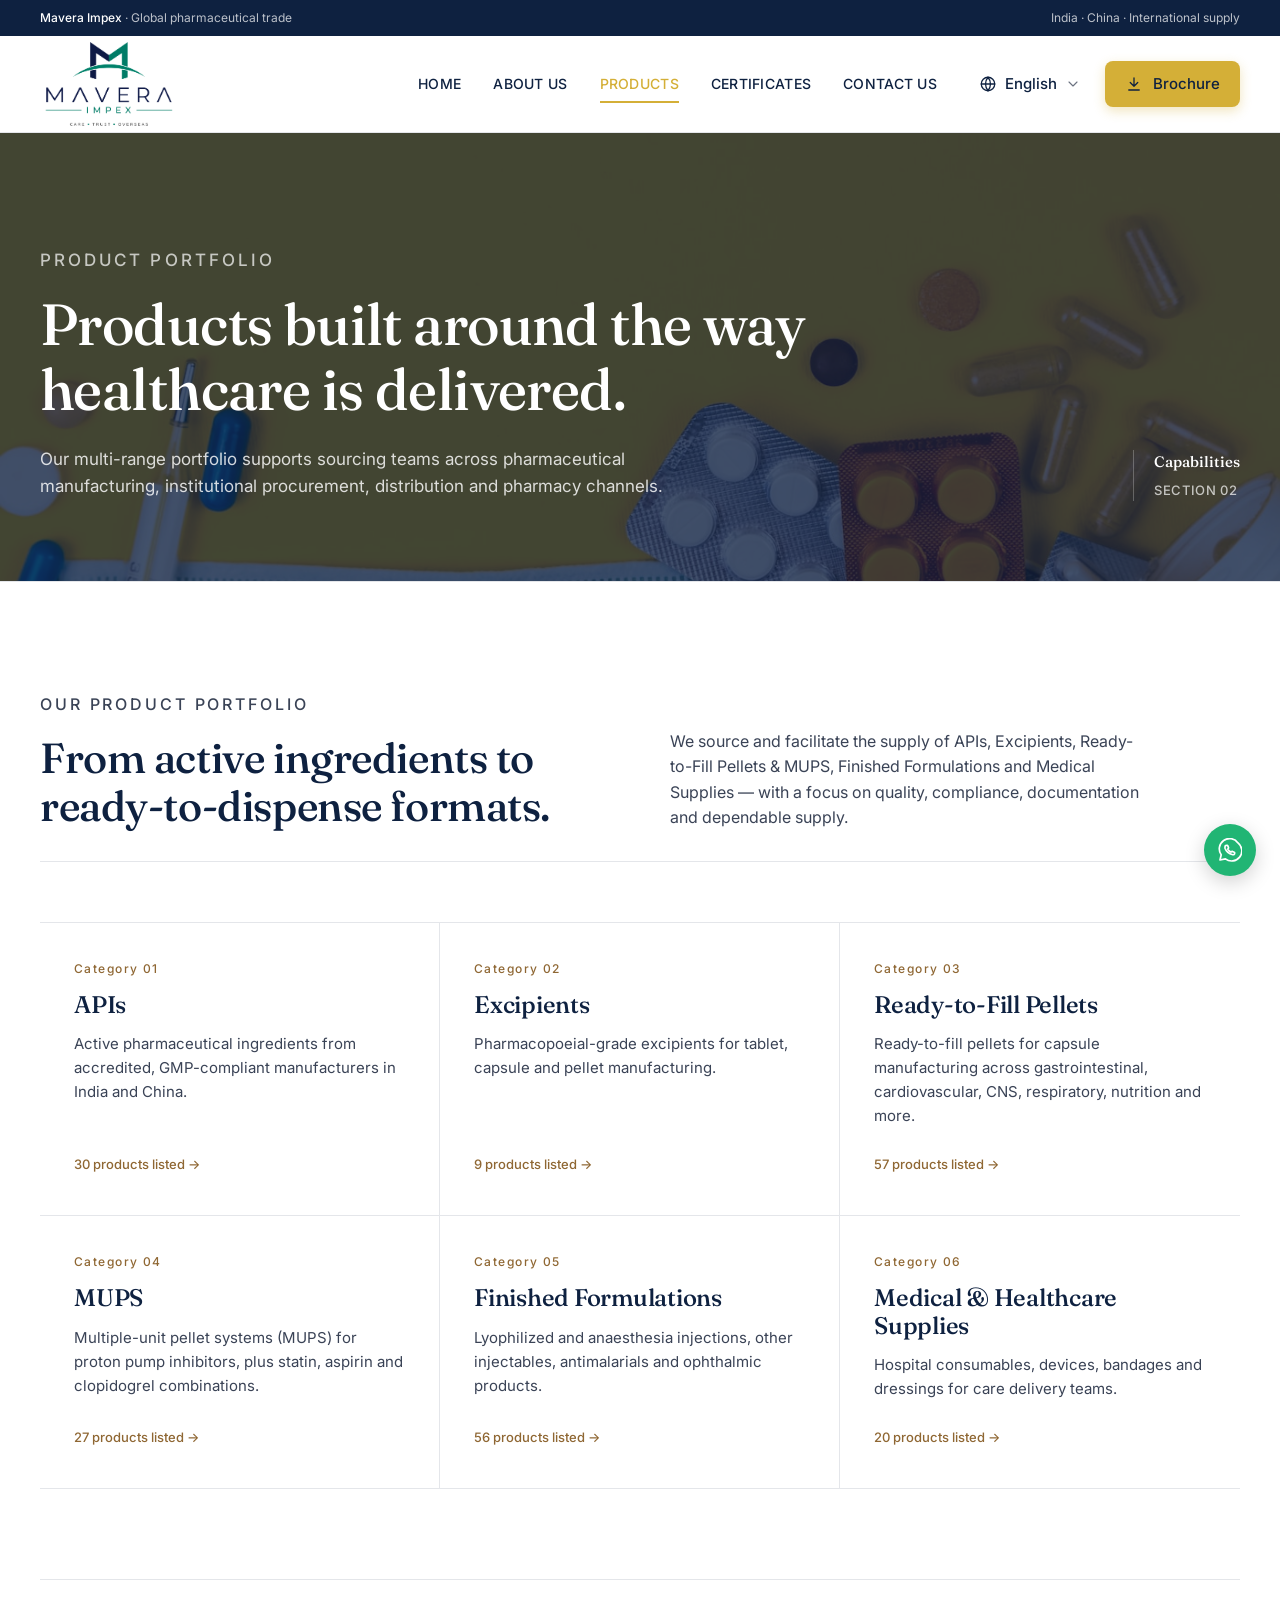
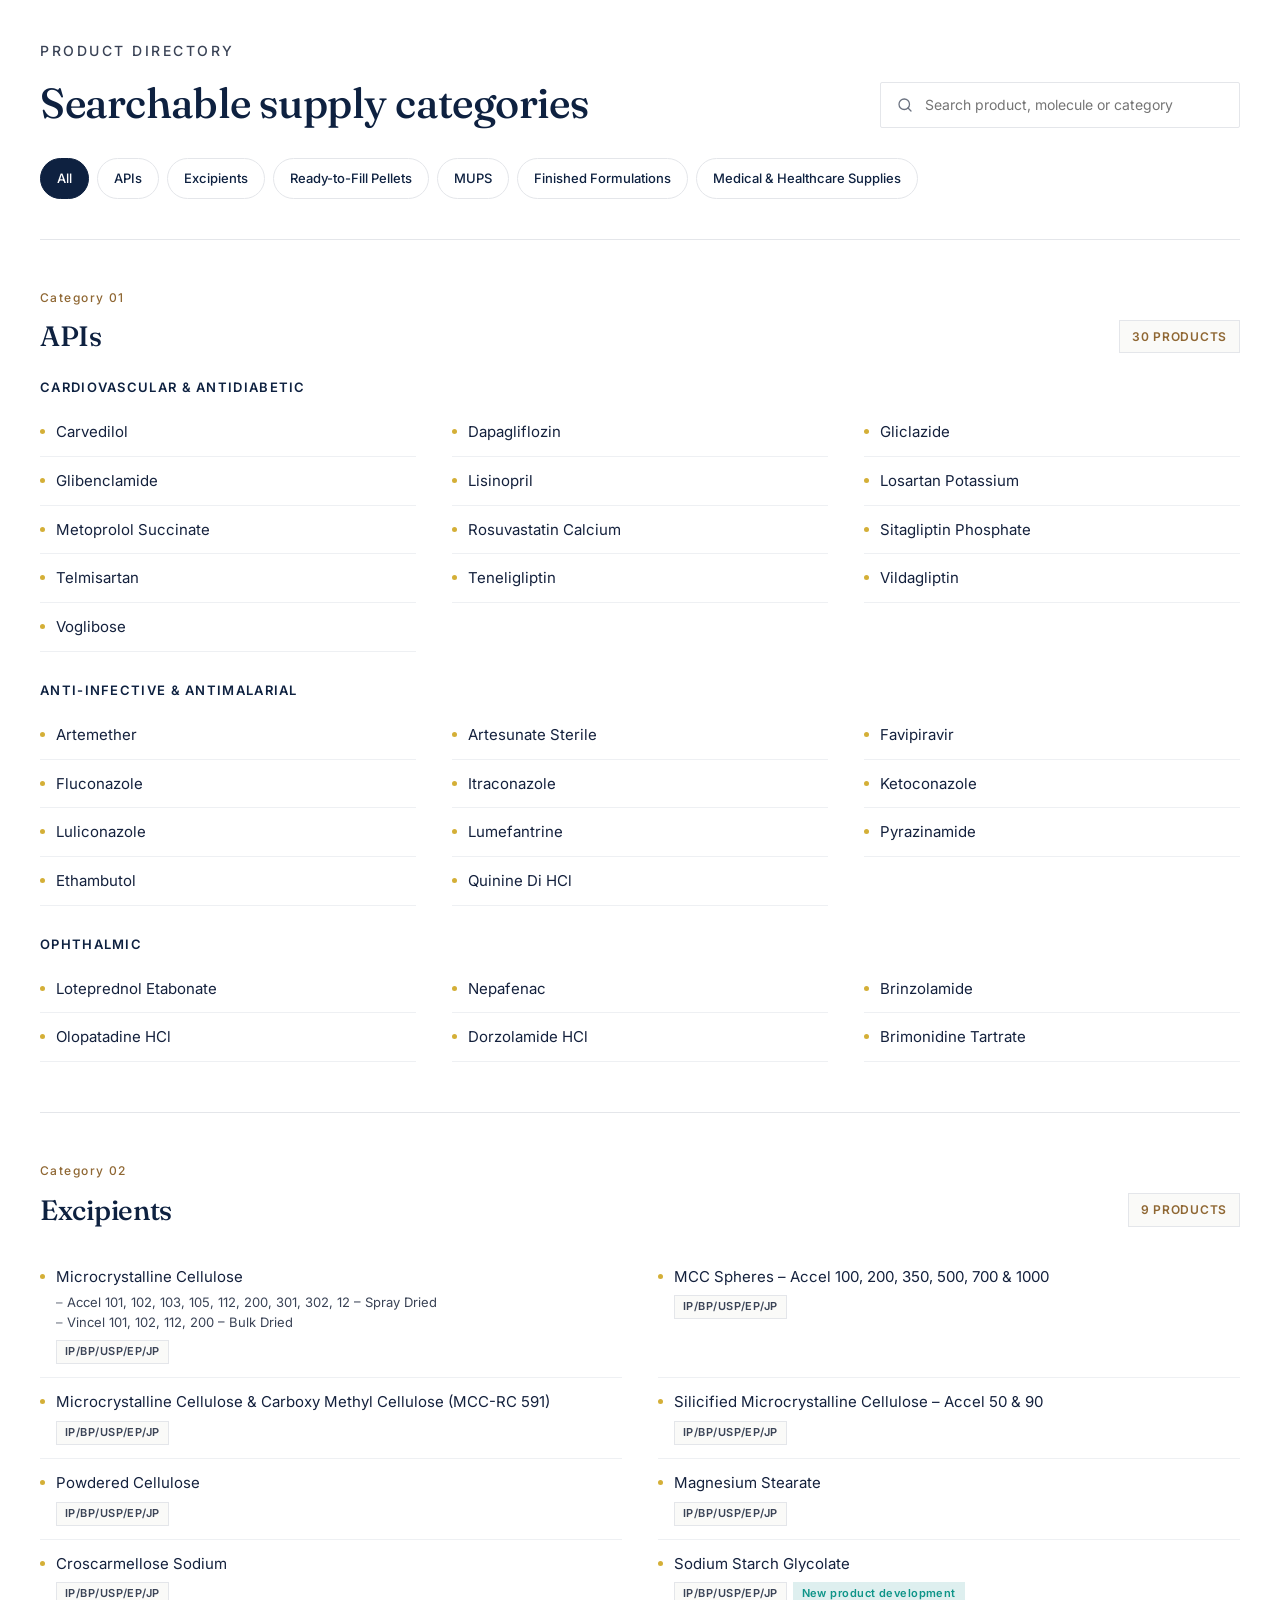
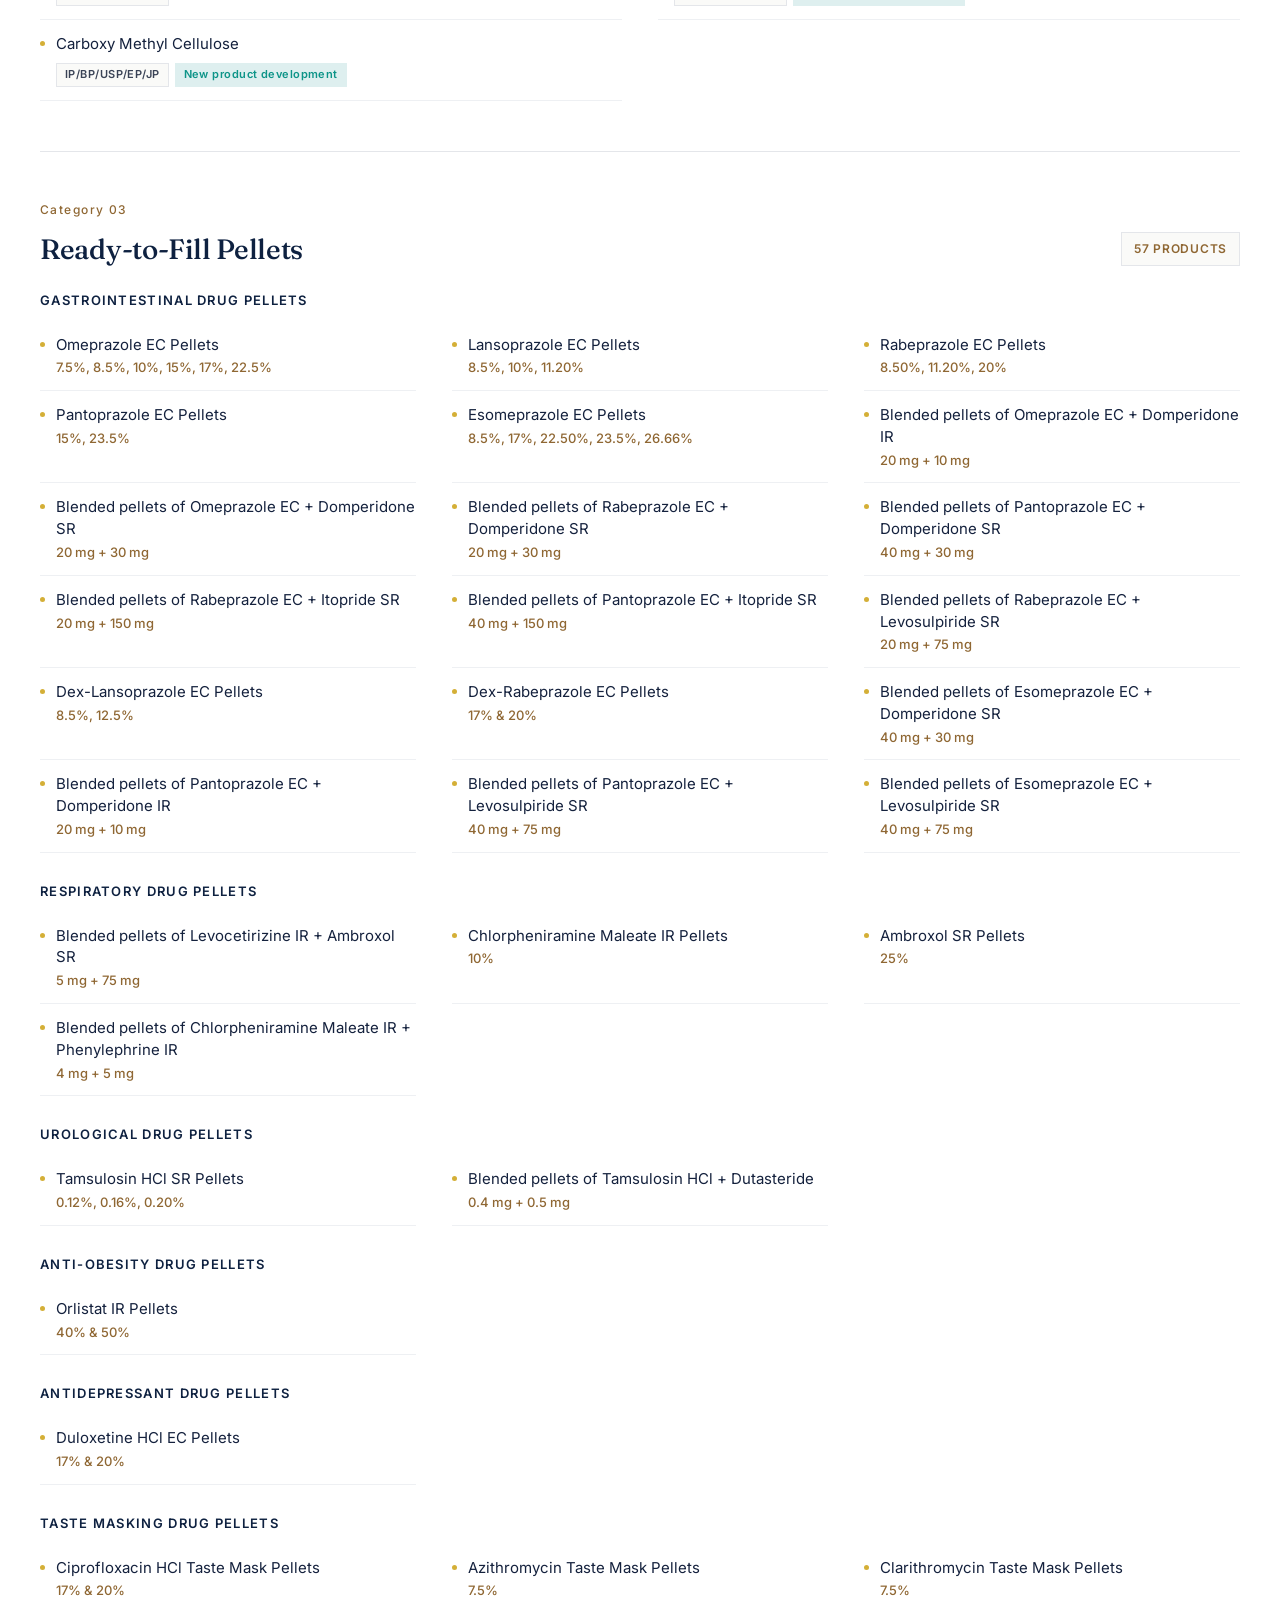
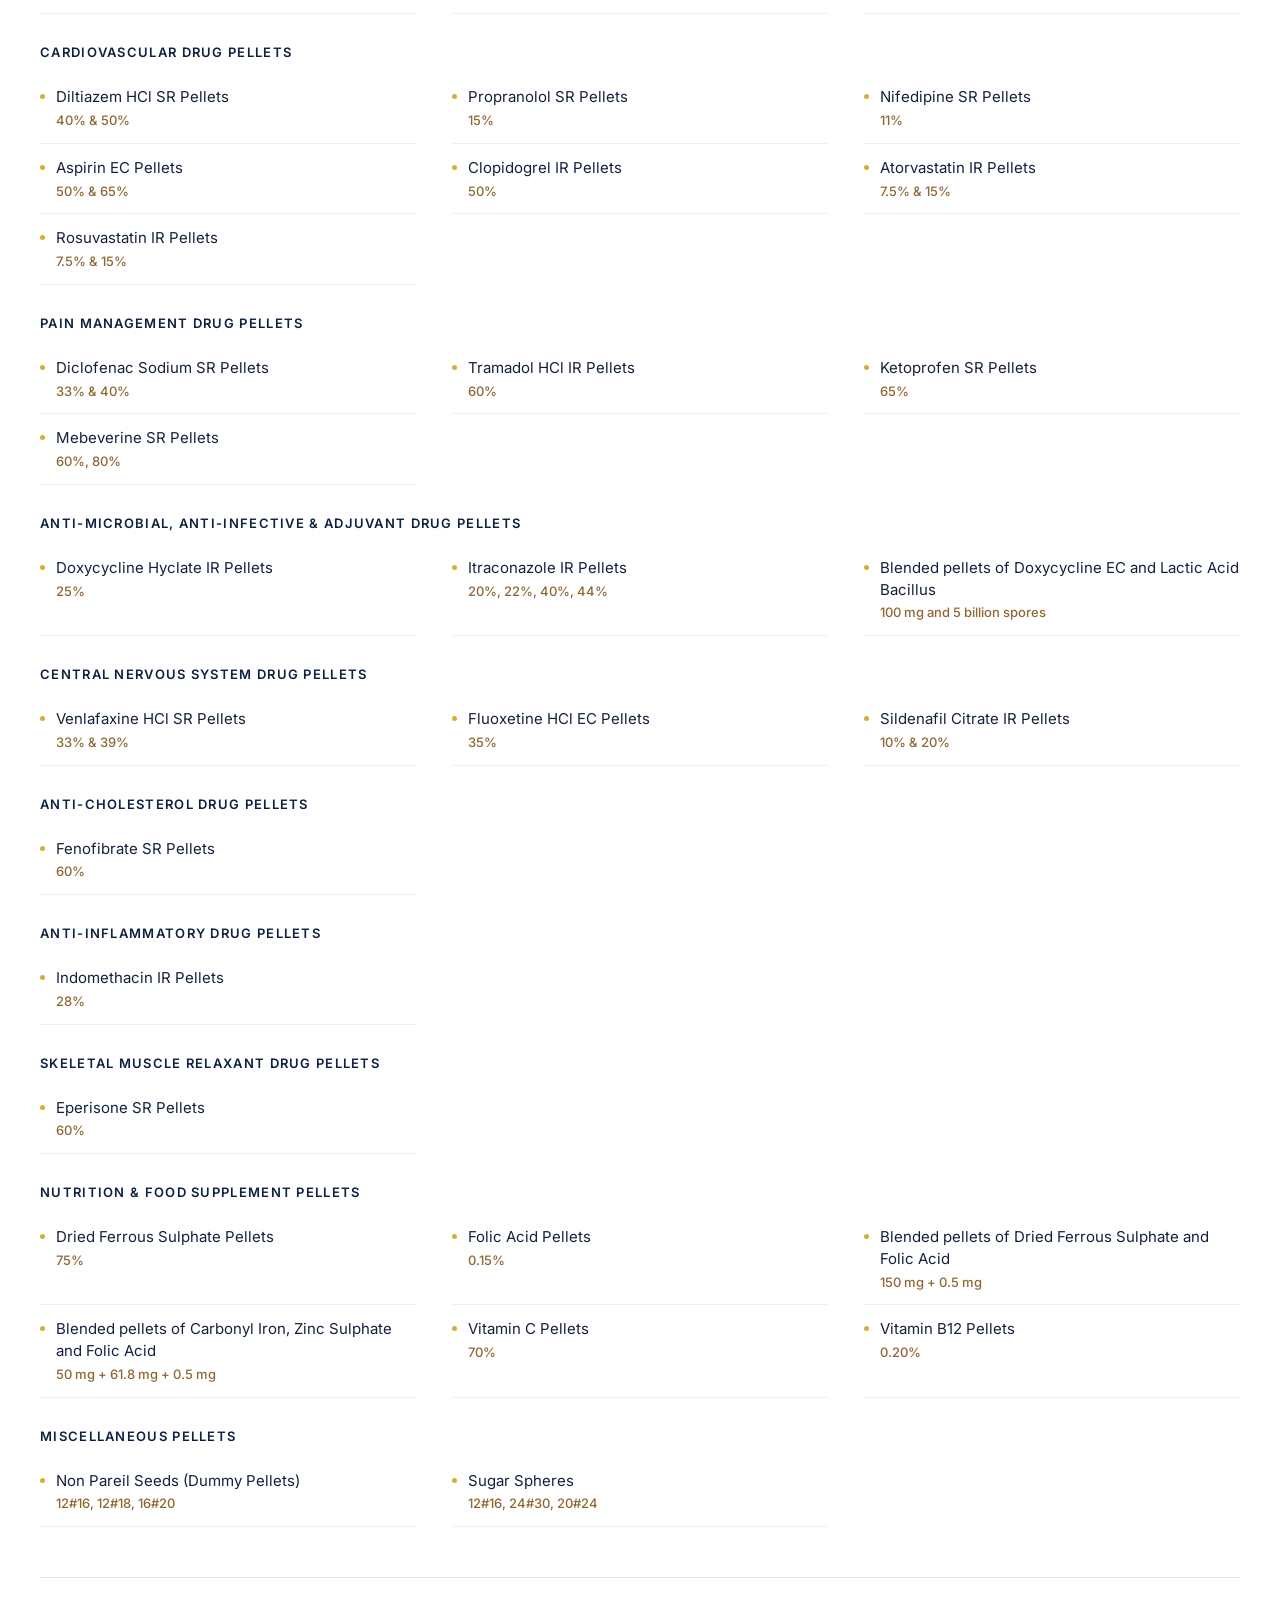
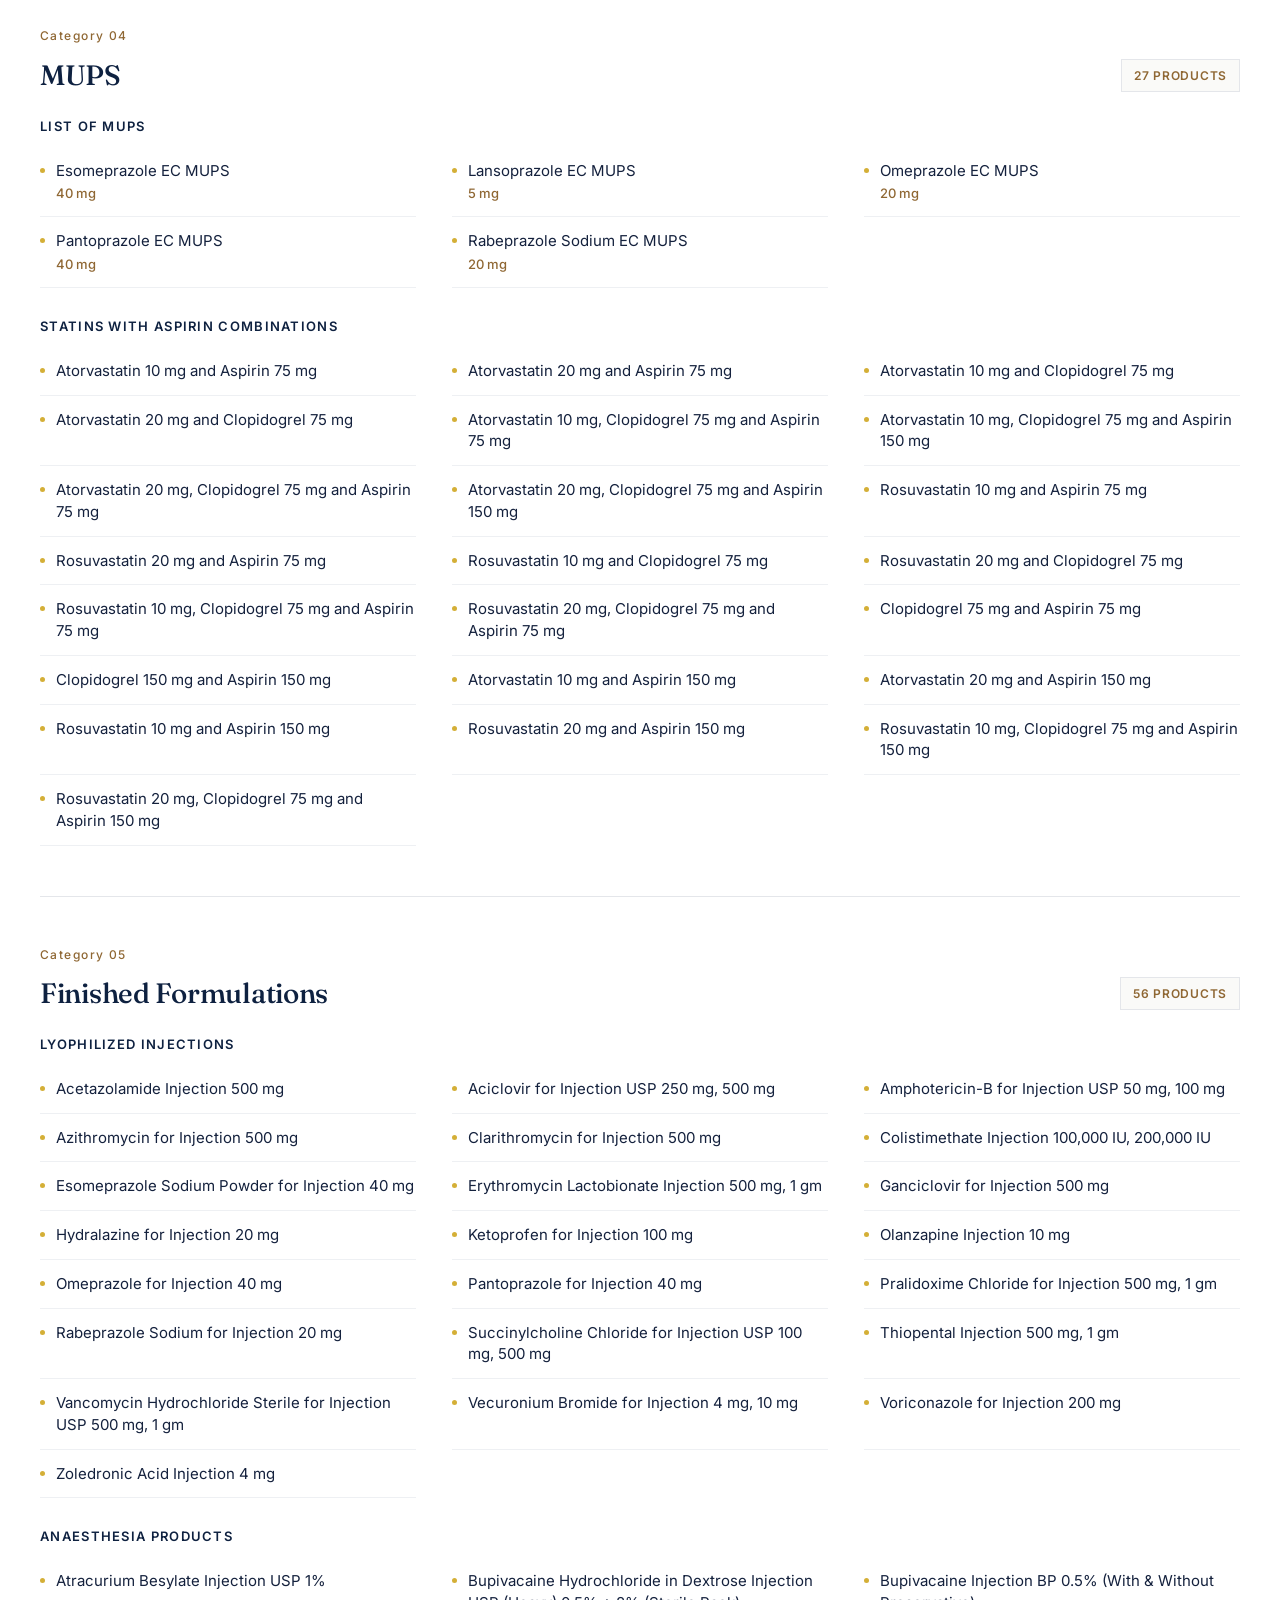
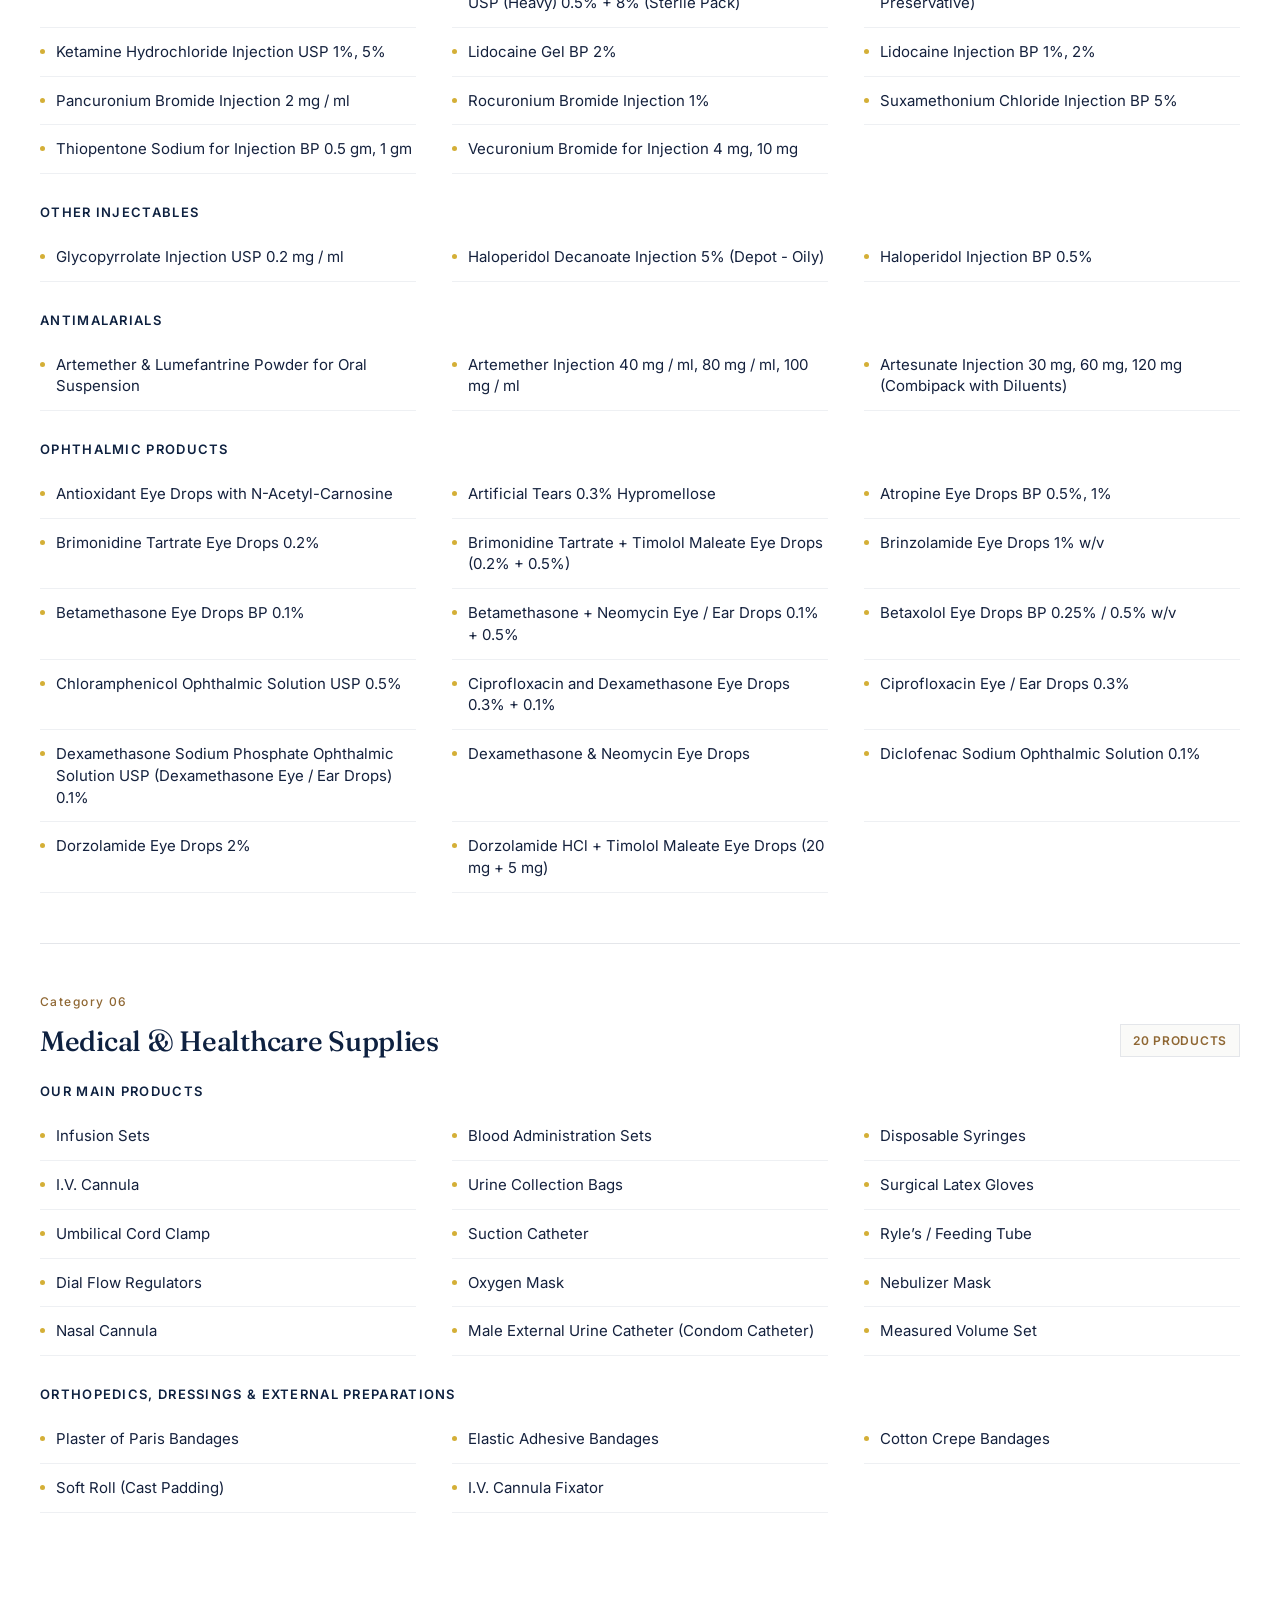
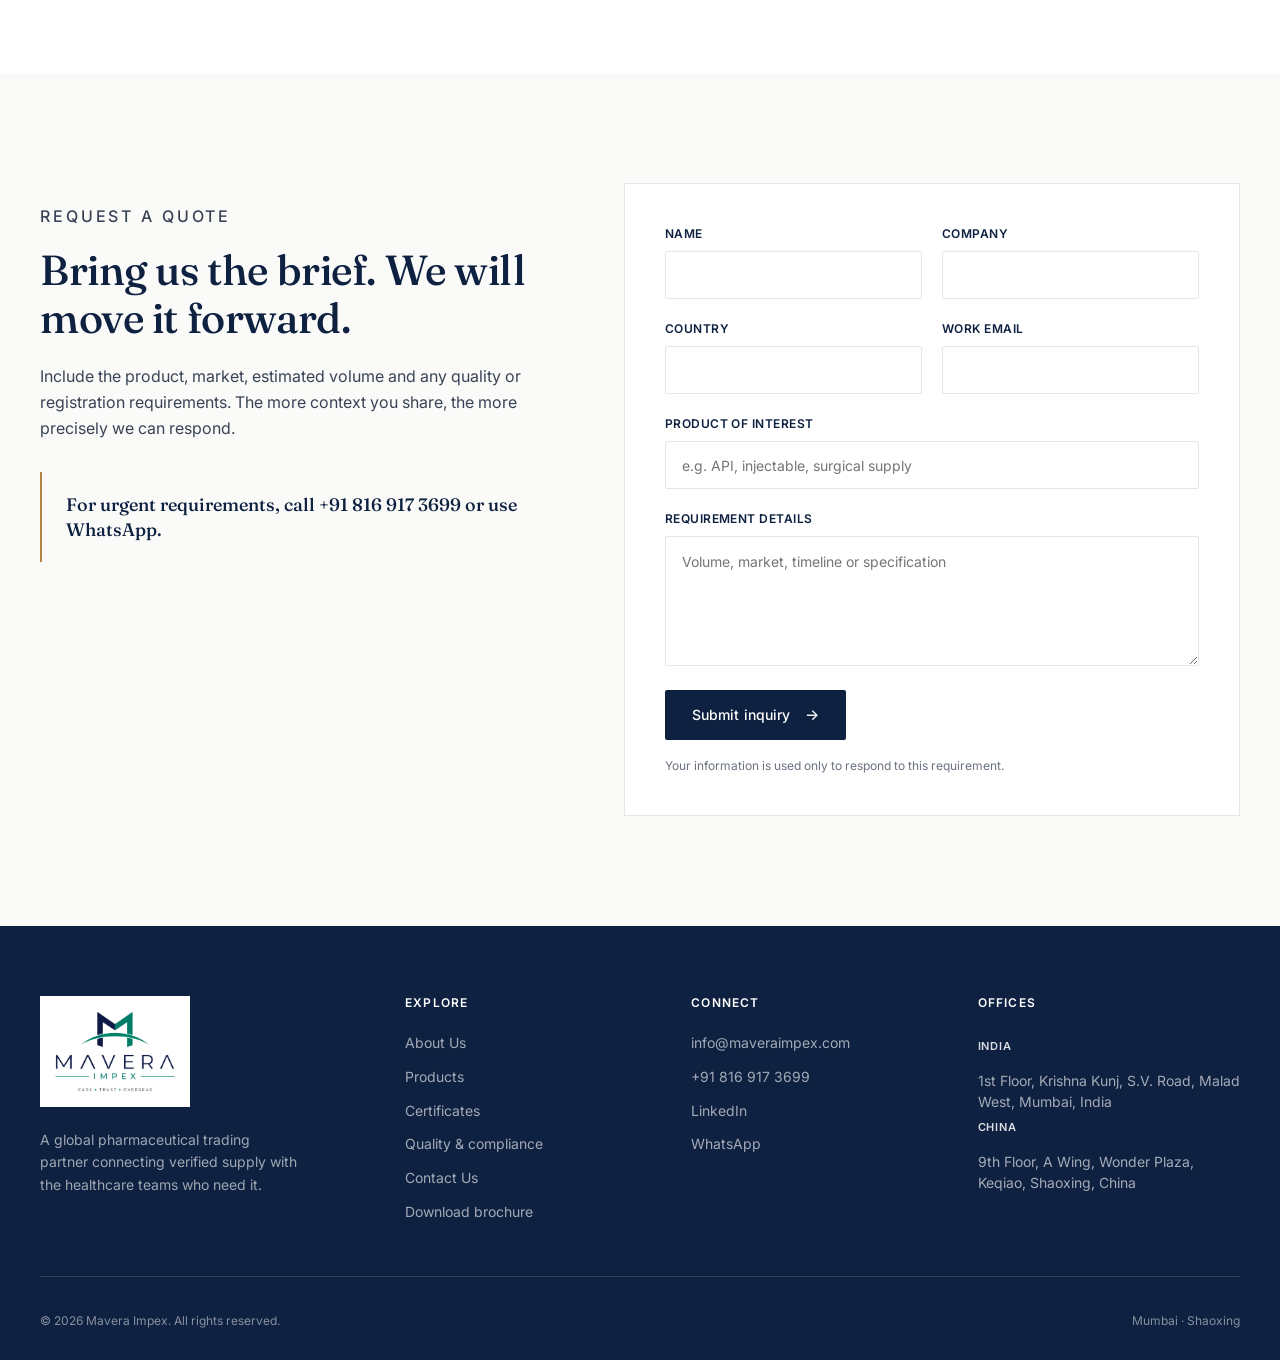
<file: products.html>
<!doctype html>
<html lang="en">
<head>
  <meta charset="utf-8" />
  <meta name="viewport" content="width=device-width, initial-scale=1" />
  <title>Product Portfolio | Mavera Impex</title>
  <meta name="description" content="Explore the Mavera Impex portfolio: APIs, excipients, ready-to-fill pellets &amp; MUPS, finished formulations and medical &amp; healthcare supplies." />
  <link rel="stylesheet" href="styles.css" />
</head>
<body data-page="products">
  <div data-site-header></div>
  <main>
    <section class="page-hero page-hero-image page-hero-products"><div class="container page-hero-grid">
      <div>
        <p class="eyebrow">Product portfolio</p>
        <h1>Products built around the way healthcare is delivered.</h1>
        <p>Our multi-range portfolio supports sourcing teams across pharmaceutical manufacturing, institutional procurement, distribution and pharmacy channels.</p>
      </div>
      <div class="page-index"><span>Capabilities</span>Section 02</div>
    </div></section>

    <section class="section"><div class="container">
      <div class="section-head">
        <div>
          <p class="eyebrow">Our product portfolio</p>
          <h2>From active ingredients to ready-to-dispense formats.</h2>
        </div>
        <p>We source and facilitate the supply of APIs, Excipients, Ready-to-Fill Pellets &amp; MUPS, Finished Formulations and Medical Supplies — with a focus on quality, compliance, documentation and dependable supply.</p>
      </div>
      <div class="portfolio-grid">
        <a class="portfolio-card" href="#apis" data-jump="apis">
          <span class="number">Category 01</span>
          <h3>APIs</h3>
          <p>Active pharmaceutical ingredients from accredited, GMP-compliant manufacturers in India and China.</p>
          <span class="card-arrow">30 products listed →</span>
        </a>
        <a class="portfolio-card" href="#excipients" data-jump="excipients">
          <span class="number">Category 02</span>
          <h3>Excipients</h3>
          <p>Pharmacopoeial-grade excipients for tablet, capsule and pellet manufacturing.</p>
          <span class="card-arrow">9 products listed →</span>
        </a>
        <a class="portfolio-card" href="#pellets" data-jump="pellets">
          <span class="number">Category 03</span>
          <h3>Ready-to-Fill Pellets</h3>
          <p>Ready-to-fill pellets for capsule manufacturing across gastrointestinal, cardiovascular, CNS, respiratory, nutrition and more.</p>
          <span class="card-arrow">57 products listed →</span>
        </a>
        <a class="portfolio-card" href="#mups" data-jump="mups">
          <span class="number">Category 04</span>
          <h3>MUPS</h3>
          <p>Multiple-unit pellet systems (MUPS) for proton pump inhibitors, plus statin, aspirin and clopidogrel combinations.</p>
          <span class="card-arrow">27 products listed →</span>
        </a>
        <a class="portfolio-card" href="#formulations" data-jump="formulations">
          <span class="number">Category 05</span>
          <h3>Finished Formulations</h3>
          <p>Lyophilized and anaesthesia injections, other injectables, antimalarials and ophthalmic products.</p>
          <span class="card-arrow">56 products listed →</span>
        </a>
        <a class="portfolio-card" href="#supplies" data-jump="supplies">
          <span class="number">Category 06</span>
          <h3>Medical &amp; Healthcare Supplies</h3>
          <p>Hospital consumables, devices, bandages and dressings for care delivery teams.</p>
          <span class="card-arrow">20 products listed →</span>
        </a>
      </div>

      <div class="directory" id="directory">
        <div class="directory-head">
          <div>
            <p class="eyebrow">Product directory</p>
            <h2>Searchable supply categories</h2>
          </div>
          <div class="search-box">
            <svg xmlns="http://www.w3.org/2000/svg" viewBox="0 0 24 24" fill="none" stroke="currentColor" stroke-width="1.7" stroke-linecap="round" stroke-linejoin="round"><circle cx="11" cy="11" r="7"/><path d="m20 20-4-4"/></svg>
            <input type="search" placeholder="Search product, molecule or category" aria-label="Search product directory" data-product-search />
          </div>
        </div>
        <div class="dir-chips" role="group" aria-label="Filter by category"><button type="button" class="dir-chip" data-filter="all" aria-pressed="true">All</button><button type="button" class="dir-chip" data-filter="apis" aria-pressed="false">APIs</button><button type="button" class="dir-chip" data-filter="excipients" aria-pressed="false">Excipients</button><button type="button" class="dir-chip" data-filter="pellets" aria-pressed="false">Ready-to-Fill Pellets</button><button type="button" class="dir-chip" data-filter="mups" aria-pressed="false">MUPS</button><button type="button" class="dir-chip" data-filter="formulations" aria-pressed="false">Finished Formulations</button><button type="button" class="dir-chip" data-filter="supplies" aria-pressed="false">Medical &amp; Healthcare Supplies</button></div>
        <div class="dir-groups">
        <section class="dir-group" id="apis" data-group="apis">
          <header class="dir-group-head">
            <div><span class="number">Category 01</span><h3>APIs</h3></div>
            <span class="dir-count">30 products</span>
          </header>
          <div class="dir-sub" data-sub>
            <h4>Cardiovascular &amp; antidiabetic</h4>
            <ul class="dir-list">
              <li class="dir-item" data-item><span class="dir-name">Carvedilol</span></li>
              <li class="dir-item" data-item><span class="dir-name">Dapagliflozin</span></li>
              <li class="dir-item" data-item><span class="dir-name">Gliclazide</span></li>
              <li class="dir-item" data-item><span class="dir-name">Glibenclamide</span></li>
              <li class="dir-item" data-item><span class="dir-name">Lisinopril</span></li>
              <li class="dir-item" data-item><span class="dir-name">Losartan Potassium</span></li>
              <li class="dir-item" data-item><span class="dir-name">Metoprolol Succinate</span></li>
              <li class="dir-item" data-item><span class="dir-name">Rosuvastatin Calcium</span></li>
              <li class="dir-item" data-item><span class="dir-name">Sitagliptin Phosphate</span></li>
              <li class="dir-item" data-item><span class="dir-name">Telmisartan</span></li>
              <li class="dir-item" data-item><span class="dir-name">Teneligliptin</span></li>
              <li class="dir-item" data-item><span class="dir-name">Vildagliptin</span></li>
              <li class="dir-item" data-item><span class="dir-name">Voglibose</span></li>
            </ul>
          </div>
          <div class="dir-sub" data-sub>
            <h4>Anti-infective &amp; antimalarial</h4>
            <ul class="dir-list">
              <li class="dir-item" data-item><span class="dir-name">Artemether</span></li>
              <li class="dir-item" data-item><span class="dir-name">Artesunate Sterile</span></li>
              <li class="dir-item" data-item><span class="dir-name">Favipiravir</span></li>
              <li class="dir-item" data-item><span class="dir-name">Fluconazole</span></li>
              <li class="dir-item" data-item><span class="dir-name">Itraconazole</span></li>
              <li class="dir-item" data-item><span class="dir-name">Ketoconazole</span></li>
              <li class="dir-item" data-item><span class="dir-name">Luliconazole</span></li>
              <li class="dir-item" data-item><span class="dir-name">Lumefantrine</span></li>
              <li class="dir-item" data-item><span class="dir-name">Pyrazinamide</span></li>
              <li class="dir-item" data-item><span class="dir-name">Ethambutol</span></li>
              <li class="dir-item" data-item><span class="dir-name">Quinine Di HCl</span></li>
            </ul>
          </div>
          <div class="dir-sub" data-sub>
            <h4>Ophthalmic</h4>
            <ul class="dir-list">
              <li class="dir-item" data-item><span class="dir-name">Loteprednol Etabonate</span></li>
              <li class="dir-item" data-item><span class="dir-name">Nepafenac</span></li>
              <li class="dir-item" data-item><span class="dir-name">Brinzolamide</span></li>
              <li class="dir-item" data-item><span class="dir-name">Olopatadine HCl</span></li>
              <li class="dir-item" data-item><span class="dir-name">Dorzolamide HCl</span></li>
              <li class="dir-item" data-item><span class="dir-name">Brimonidine Tartrate</span></li>
            </ul>
          </div>
        </section>
        <section class="dir-group" id="excipients" data-group="excipients">
          <header class="dir-group-head">
            <div><span class="number">Category 02</span><h3>Excipients</h3></div>
            <span class="dir-count">9 products</span>
          </header>
          <div class="dir-sub" data-sub>
            
            <ul class="dir-list dir-list-wide">
              <li class="dir-item" data-item><span class="dir-name">Microcrystalline Cellulose</span><ul class="dir-subs"><li>Accel 101, 102, 103, 105, 112, 200, 301, 302, 12 – Spray Dried</li><li>Vincel 101, 102, 112, 200 – Bulk Dried</li></ul><span class="dir-tags"><span class="dir-tag">IP/BP/USP/EP/JP</span></span></li>
              <li class="dir-item" data-item><span class="dir-name">MCC Spheres – Accel 100, 200, 350, 500, 700 &amp; 1000</span><span class="dir-tags"><span class="dir-tag">IP/BP/USP/EP/JP</span></span></li>
              <li class="dir-item" data-item><span class="dir-name">Microcrystalline Cellulose &amp; Carboxy Methyl Cellulose (MCC-RC 591)</span><span class="dir-tags"><span class="dir-tag">IP/BP/USP/EP/JP</span></span></li>
              <li class="dir-item" data-item><span class="dir-name">Silicified Microcrystalline Cellulose – Accel 50 &amp; 90</span><span class="dir-tags"><span class="dir-tag">IP/BP/USP/EP/JP</span></span></li>
              <li class="dir-item" data-item><span class="dir-name">Powdered Cellulose</span><span class="dir-tags"><span class="dir-tag">IP/BP/USP/EP/JP</span></span></li>
              <li class="dir-item" data-item><span class="dir-name">Magnesium Stearate</span><span class="dir-tags"><span class="dir-tag">IP/BP/USP/EP/JP</span></span></li>
              <li class="dir-item" data-item><span class="dir-name">Croscarmellose Sodium</span><span class="dir-tags"><span class="dir-tag">IP/BP/USP/EP/JP</span></span></li>
              <li class="dir-item" data-item><span class="dir-name">Sodium Starch Glycolate</span><span class="dir-tags"><span class="dir-tag">IP/BP/USP/EP/JP</span><span class="dir-tag dir-tag-new">New product development</span></span></li>
              <li class="dir-item" data-item><span class="dir-name">Carboxy Methyl Cellulose</span><span class="dir-tags"><span class="dir-tag">IP/BP/USP/EP/JP</span><span class="dir-tag dir-tag-new">New product development</span></span></li>
            </ul>
          </div>
        </section>
        <section class="dir-group" id="pellets" data-group="pellets">
          <header class="dir-group-head">
            <div><span class="number">Category 03</span><h3>Ready-to-Fill Pellets</h3></div>
            <span class="dir-count">57 products</span>
          </header>
          <div class="dir-sub" data-sub>
            <h4>Gastrointestinal Drug Pellets</h4>
            <ul class="dir-list">
              <li class="dir-item" data-item><span class="dir-name">Omeprazole EC Pellets</span><span class="dir-strength">7.5%, 8.5%, 10%, 15%, 17%, 22.5%</span><span class="dir-tags"></span></li>
              <li class="dir-item" data-item><span class="dir-name">Lansoprazole EC Pellets</span><span class="dir-strength">8.5%, 10%, 11.20%</span><span class="dir-tags"></span></li>
              <li class="dir-item" data-item><span class="dir-name">Rabeprazole EC Pellets</span><span class="dir-strength">8.50%, 11.20%, 20%</span><span class="dir-tags"></span></li>
              <li class="dir-item" data-item><span class="dir-name">Pantoprazole EC Pellets</span><span class="dir-strength">15%, 23.5%</span><span class="dir-tags"></span></li>
              <li class="dir-item" data-item><span class="dir-name">Esomeprazole EC Pellets</span><span class="dir-strength">8.5%, 17%, 22.50%, 23.5%, 26.66%</span><span class="dir-tags"></span></li>
              <li class="dir-item" data-item><span class="dir-name">Blended pellets of Omeprazole EC + Domperidone IR</span><span class="dir-strength">20 mg + 10 mg</span><span class="dir-tags"></span></li>
              <li class="dir-item" data-item><span class="dir-name">Blended pellets of Omeprazole EC + Domperidone SR</span><span class="dir-strength">20 mg + 30 mg</span><span class="dir-tags"></span></li>
              <li class="dir-item" data-item><span class="dir-name">Blended pellets of Rabeprazole EC + Domperidone SR</span><span class="dir-strength">20 mg + 30 mg</span><span class="dir-tags"></span></li>
              <li class="dir-item" data-item><span class="dir-name">Blended pellets of Pantoprazole EC + Domperidone SR</span><span class="dir-strength">40 mg + 30 mg</span><span class="dir-tags"></span></li>
              <li class="dir-item" data-item><span class="dir-name">Blended pellets of Rabeprazole EC + Itopride SR</span><span class="dir-strength">20 mg + 150 mg</span><span class="dir-tags"></span></li>
              <li class="dir-item" data-item><span class="dir-name">Blended pellets of Pantoprazole EC + Itopride SR</span><span class="dir-strength">40 mg + 150 mg</span><span class="dir-tags"></span></li>
              <li class="dir-item" data-item><span class="dir-name">Blended pellets of Rabeprazole EC + Levosulpiride SR</span><span class="dir-strength">20 mg + 75 mg</span><span class="dir-tags"></span></li>
              <li class="dir-item" data-item><span class="dir-name">Dex-Lansoprazole EC Pellets</span><span class="dir-strength">8.5%, 12.5%</span><span class="dir-tags"></span></li>
              <li class="dir-item" data-item><span class="dir-name">Dex-Rabeprazole EC Pellets</span><span class="dir-strength">17% &amp; 20%</span><span class="dir-tags"></span></li>
              <li class="dir-item" data-item><span class="dir-name">Blended pellets of Esomeprazole EC + Domperidone SR</span><span class="dir-strength">40 mg + 30 mg</span><span class="dir-tags"></span></li>
              <li class="dir-item" data-item><span class="dir-name">Blended pellets of Pantoprazole EC + Domperidone IR</span><span class="dir-strength">20 mg + 10 mg</span><span class="dir-tags"></span></li>
              <li class="dir-item" data-item><span class="dir-name">Blended pellets of Pantoprazole EC + Levosulpiride SR</span><span class="dir-strength">40 mg + 75 mg</span><span class="dir-tags"></span></li>
              <li class="dir-item" data-item><span class="dir-name">Blended pellets of Esomeprazole EC + Levosulpiride SR</span><span class="dir-strength">40 mg + 75 mg</span><span class="dir-tags"></span></li>
            </ul>
          </div>
          <div class="dir-sub" data-sub>
            <h4>Respiratory Drug Pellets</h4>
            <ul class="dir-list">
              <li class="dir-item" data-item><span class="dir-name">Blended pellets of Levocetirizine IR + Ambroxol SR</span><span class="dir-strength">5 mg + 75 mg</span><span class="dir-tags"></span></li>
              <li class="dir-item" data-item><span class="dir-name">Chlorpheniramine Maleate IR Pellets</span><span class="dir-strength">10%</span><span class="dir-tags"></span></li>
              <li class="dir-item" data-item><span class="dir-name">Ambroxol SR Pellets</span><span class="dir-strength">25%</span><span class="dir-tags"></span></li>
              <li class="dir-item" data-item><span class="dir-name">Blended pellets of Chlorpheniramine Maleate IR + Phenylephrine IR</span><span class="dir-strength">4 mg + 5 mg</span><span class="dir-tags"></span></li>
            </ul>
          </div>
          <div class="dir-sub" data-sub>
            <h4>Urological Drug Pellets</h4>
            <ul class="dir-list">
              <li class="dir-item" data-item><span class="dir-name">Tamsulosin HCl SR Pellets</span><span class="dir-strength">0.12%, 0.16%, 0.20%</span><span class="dir-tags"></span></li>
              <li class="dir-item" data-item><span class="dir-name">Blended pellets of Tamsulosin HCl + Dutasteride</span><span class="dir-strength">0.4 mg + 0.5 mg</span><span class="dir-tags"></span></li>
            </ul>
          </div>
          <div class="dir-sub" data-sub>
            <h4>Anti-Obesity Drug Pellets</h4>
            <ul class="dir-list">
              <li class="dir-item" data-item><span class="dir-name">Orlistat IR Pellets</span><span class="dir-strength">40% &amp; 50%</span><span class="dir-tags"></span></li>
            </ul>
          </div>
          <div class="dir-sub" data-sub>
            <h4>Antidepressant Drug Pellets</h4>
            <ul class="dir-list">
              <li class="dir-item" data-item><span class="dir-name">Duloxetine HCl EC Pellets</span><span class="dir-strength">17% &amp; 20%</span><span class="dir-tags"></span></li>
            </ul>
          </div>
          <div class="dir-sub" data-sub>
            <h4>Taste Masking Drug Pellets</h4>
            <ul class="dir-list">
              <li class="dir-item" data-item><span class="dir-name">Ciprofloxacin HCl Taste Mask Pellets</span><span class="dir-strength">17% &amp; 20%</span><span class="dir-tags"></span></li>
              <li class="dir-item" data-item><span class="dir-name">Azithromycin Taste Mask Pellets</span><span class="dir-strength">7.5%</span><span class="dir-tags"></span></li>
              <li class="dir-item" data-item><span class="dir-name">Clarithromycin Taste Mask Pellets</span><span class="dir-strength">7.5%</span><span class="dir-tags"></span></li>
            </ul>
          </div>
          <div class="dir-sub" data-sub>
            <h4>Cardiovascular Drug Pellets</h4>
            <ul class="dir-list">
              <li class="dir-item" data-item><span class="dir-name">Diltiazem HCl SR Pellets</span><span class="dir-strength">40% &amp; 50%</span><span class="dir-tags"></span></li>
              <li class="dir-item" data-item><span class="dir-name">Propranolol SR Pellets</span><span class="dir-strength">15%</span><span class="dir-tags"></span></li>
              <li class="dir-item" data-item><span class="dir-name">Nifedipine SR Pellets</span><span class="dir-strength">11%</span><span class="dir-tags"></span></li>
              <li class="dir-item" data-item><span class="dir-name">Aspirin EC Pellets</span><span class="dir-strength">50% &amp; 65%</span><span class="dir-tags"></span></li>
              <li class="dir-item" data-item><span class="dir-name">Clopidogrel IR Pellets</span><span class="dir-strength">50%</span><span class="dir-tags"></span></li>
              <li class="dir-item" data-item><span class="dir-name">Atorvastatin IR Pellets</span><span class="dir-strength">7.5% &amp; 15%</span><span class="dir-tags"></span></li>
              <li class="dir-item" data-item><span class="dir-name">Rosuvastatin IR Pellets</span><span class="dir-strength">7.5% &amp; 15%</span><span class="dir-tags"></span></li>
            </ul>
          </div>
          <div class="dir-sub" data-sub>
            <h4>Pain Management Drug Pellets</h4>
            <ul class="dir-list">
              <li class="dir-item" data-item><span class="dir-name">Diclofenac Sodium SR Pellets</span><span class="dir-strength">33% &amp; 40%</span><span class="dir-tags"></span></li>
              <li class="dir-item" data-item><span class="dir-name">Tramadol HCl IR Pellets</span><span class="dir-strength">60%</span><span class="dir-tags"></span></li>
              <li class="dir-item" data-item><span class="dir-name">Ketoprofen SR Pellets</span><span class="dir-strength">65%</span><span class="dir-tags"></span></li>
              <li class="dir-item" data-item><span class="dir-name">Mebeverine SR Pellets</span><span class="dir-strength">60%, 80%</span><span class="dir-tags"></span></li>
            </ul>
          </div>
          <div class="dir-sub" data-sub>
            <h4>Anti-Microbial, Anti-Infective &amp; Adjuvant Drug Pellets</h4>
            <ul class="dir-list">
              <li class="dir-item" data-item><span class="dir-name">Doxycycline Hyclate IR Pellets</span><span class="dir-strength">25%</span><span class="dir-tags"></span></li>
              <li class="dir-item" data-item><span class="dir-name">Itraconazole IR Pellets</span><span class="dir-strength">20%, 22%, 40%, 44%</span><span class="dir-tags"></span></li>
              <li class="dir-item" data-item><span class="dir-name">Blended pellets of Doxycycline EC and Lactic Acid Bacillus</span><span class="dir-strength">100 mg and 5 billion spores</span><span class="dir-tags"></span></li>
            </ul>
          </div>
          <div class="dir-sub" data-sub>
            <h4>Central Nervous System Drug Pellets</h4>
            <ul class="dir-list">
              <li class="dir-item" data-item><span class="dir-name">Venlafaxine HCl SR Pellets</span><span class="dir-strength">33% &amp; 39%</span><span class="dir-tags"></span></li>
              <li class="dir-item" data-item><span class="dir-name">Fluoxetine HCl EC Pellets</span><span class="dir-strength">35%</span><span class="dir-tags"></span></li>
              <li class="dir-item" data-item><span class="dir-name">Sildenafil Citrate IR Pellets</span><span class="dir-strength">10% &amp; 20%</span><span class="dir-tags"></span></li>
            </ul>
          </div>
          <div class="dir-sub" data-sub>
            <h4>Anti-Cholesterol Drug Pellets</h4>
            <ul class="dir-list">
              <li class="dir-item" data-item><span class="dir-name">Fenofibrate SR Pellets</span><span class="dir-strength">60%</span><span class="dir-tags"></span></li>
            </ul>
          </div>
          <div class="dir-sub" data-sub>
            <h4>Anti-Inflammatory Drug Pellets</h4>
            <ul class="dir-list">
              <li class="dir-item" data-item><span class="dir-name">Indomethacin IR Pellets</span><span class="dir-strength">28%</span><span class="dir-tags"></span></li>
            </ul>
          </div>
          <div class="dir-sub" data-sub>
            <h4>Skeletal Muscle Relaxant Drug Pellets</h4>
            <ul class="dir-list">
              <li class="dir-item" data-item><span class="dir-name">Eperisone SR Pellets</span><span class="dir-strength">60%</span><span class="dir-tags"></span></li>
            </ul>
          </div>
          <div class="dir-sub" data-sub>
            <h4>Nutrition &amp; Food Supplement Pellets</h4>
            <ul class="dir-list">
              <li class="dir-item" data-item><span class="dir-name">Dried Ferrous Sulphate Pellets</span><span class="dir-strength">75%</span><span class="dir-tags"></span></li>
              <li class="dir-item" data-item><span class="dir-name">Folic Acid Pellets</span><span class="dir-strength">0.15%</span><span class="dir-tags"></span></li>
              <li class="dir-item" data-item><span class="dir-name">Blended pellets of Dried Ferrous Sulphate and Folic Acid</span><span class="dir-strength">150 mg + 0.5 mg</span><span class="dir-tags"></span></li>
              <li class="dir-item" data-item><span class="dir-name">Blended pellets of Carbonyl Iron, Zinc Sulphate and Folic Acid</span><span class="dir-strength">50 mg + 61.8 mg + 0.5 mg</span><span class="dir-tags"></span></li>
              <li class="dir-item" data-item><span class="dir-name">Vitamin C Pellets</span><span class="dir-strength">70%</span><span class="dir-tags"></span></li>
              <li class="dir-item" data-item><span class="dir-name">Vitamin B12 Pellets</span><span class="dir-strength">0.20%</span><span class="dir-tags"></span></li>
            </ul>
          </div>
          <div class="dir-sub" data-sub>
            <h4>Miscellaneous Pellets</h4>
            <ul class="dir-list">
              <li class="dir-item" data-item><span class="dir-name">Non Pareil Seeds (Dummy Pellets)</span><span class="dir-strength">12#16, 12#18, 16#20</span><span class="dir-tags"></span></li>
              <li class="dir-item" data-item><span class="dir-name">Sugar Spheres</span><span class="dir-strength">12#16, 24#30, 20#24</span><span class="dir-tags"></span></li>
            </ul>
          </div>
        </section>
        <section class="dir-group" id="mups" data-group="mups">
          <header class="dir-group-head">
            <div><span class="number">Category 04</span><h3>MUPS</h3></div>
            <span class="dir-count">27 products</span>
          </header>
          <div class="dir-sub" data-sub>
            <h4>List of MUPS</h4>
            <ul class="dir-list">
              <li class="dir-item" data-item><span class="dir-name">Esomeprazole EC MUPS</span><span class="dir-strength">40 mg</span><span class="dir-tags"></span></li>
              <li class="dir-item" data-item><span class="dir-name">Lansoprazole EC MUPS</span><span class="dir-strength">5 mg</span><span class="dir-tags"></span></li>
              <li class="dir-item" data-item><span class="dir-name">Omeprazole EC MUPS</span><span class="dir-strength">20 mg</span><span class="dir-tags"></span></li>
              <li class="dir-item" data-item><span class="dir-name">Pantoprazole EC MUPS</span><span class="dir-strength">40 mg</span><span class="dir-tags"></span></li>
              <li class="dir-item" data-item><span class="dir-name">Rabeprazole Sodium EC MUPS</span><span class="dir-strength">20 mg</span><span class="dir-tags"></span></li>
            </ul>
          </div>
          <div class="dir-sub" data-sub>
            <h4>Statins with Aspirin Combinations</h4>
            <ul class="dir-list">
              <li class="dir-item" data-item><span class="dir-name">Atorvastatin 10 mg and Aspirin 75 mg</span></li>
              <li class="dir-item" data-item><span class="dir-name">Atorvastatin 20 mg and Aspirin 75 mg</span></li>
              <li class="dir-item" data-item><span class="dir-name">Atorvastatin 10 mg and Clopidogrel 75 mg</span></li>
              <li class="dir-item" data-item><span class="dir-name">Atorvastatin 20 mg and Clopidogrel 75 mg</span></li>
              <li class="dir-item" data-item><span class="dir-name">Atorvastatin 10 mg, Clopidogrel 75 mg and Aspirin 75 mg</span></li>
              <li class="dir-item" data-item><span class="dir-name">Atorvastatin 10 mg, Clopidogrel 75 mg and Aspirin 150 mg</span></li>
              <li class="dir-item" data-item><span class="dir-name">Atorvastatin 20 mg, Clopidogrel 75 mg and Aspirin 75 mg</span></li>
              <li class="dir-item" data-item><span class="dir-name">Atorvastatin 20 mg, Clopidogrel 75 mg and Aspirin 150 mg</span></li>
              <li class="dir-item" data-item><span class="dir-name">Rosuvastatin 10 mg and Aspirin 75 mg</span></li>
              <li class="dir-item" data-item><span class="dir-name">Rosuvastatin 20 mg and Aspirin 75 mg</span></li>
              <li class="dir-item" data-item><span class="dir-name">Rosuvastatin 10 mg and Clopidogrel 75 mg</span></li>
              <li class="dir-item" data-item><span class="dir-name">Rosuvastatin 20 mg and Clopidogrel 75 mg</span></li>
              <li class="dir-item" data-item><span class="dir-name">Rosuvastatin 10 mg, Clopidogrel 75 mg and Aspirin 75 mg</span></li>
              <li class="dir-item" data-item><span class="dir-name">Rosuvastatin 20 mg, Clopidogrel 75 mg and Aspirin 75 mg</span></li>
              <li class="dir-item" data-item><span class="dir-name">Clopidogrel 75 mg and Aspirin 75 mg</span></li>
              <li class="dir-item" data-item><span class="dir-name">Clopidogrel 150 mg and Aspirin 150 mg</span></li>
              <li class="dir-item" data-item><span class="dir-name">Atorvastatin 10 mg and Aspirin 150 mg</span></li>
              <li class="dir-item" data-item><span class="dir-name">Atorvastatin 20 mg and Aspirin 150 mg</span></li>
              <li class="dir-item" data-item><span class="dir-name">Rosuvastatin 10 mg and Aspirin 150 mg</span></li>
              <li class="dir-item" data-item><span class="dir-name">Rosuvastatin 20 mg and Aspirin 150 mg</span></li>
              <li class="dir-item" data-item><span class="dir-name">Rosuvastatin 10 mg, Clopidogrel 75 mg and Aspirin 150 mg</span></li>
              <li class="dir-item" data-item><span class="dir-name">Rosuvastatin 20 mg, Clopidogrel 75 mg and Aspirin 150 mg</span></li>
            </ul>
          </div>
        </section>
        <section class="dir-group" id="formulations" data-group="formulations">
          <header class="dir-group-head">
            <div><span class="number">Category 05</span><h3>Finished Formulations</h3></div>
            <span class="dir-count">56 products</span>
          </header>
          <div class="dir-sub" data-sub>
            <h4>Lyophilized Injections</h4>
            <ul class="dir-list">
              <li class="dir-item" data-item><span class="dir-name">Acetazolamide Injection 500 mg</span></li>
              <li class="dir-item" data-item><span class="dir-name">Aciclovir for Injection USP 250 mg, 500 mg</span></li>
              <li class="dir-item" data-item><span class="dir-name">Amphotericin-B for Injection USP 50 mg, 100 mg</span></li>
              <li class="dir-item" data-item><span class="dir-name">Azithromycin for Injection 500 mg</span></li>
              <li class="dir-item" data-item><span class="dir-name">Clarithromycin for Injection 500 mg</span></li>
              <li class="dir-item" data-item><span class="dir-name">Colistimethate Injection 100,000 IU, 200,000 IU</span></li>
              <li class="dir-item" data-item><span class="dir-name">Esomeprazole Sodium Powder for Injection 40 mg</span></li>
              <li class="dir-item" data-item><span class="dir-name">Erythromycin Lactobionate Injection 500 mg, 1 gm</span></li>
              <li class="dir-item" data-item><span class="dir-name">Ganciclovir for Injection 500 mg</span></li>
              <li class="dir-item" data-item><span class="dir-name">Hydralazine for Injection 20 mg</span></li>
              <li class="dir-item" data-item><span class="dir-name">Ketoprofen for Injection 100 mg</span></li>
              <li class="dir-item" data-item><span class="dir-name">Olanzapine Injection 10 mg</span></li>
              <li class="dir-item" data-item><span class="dir-name">Omeprazole for Injection 40 mg</span></li>
              <li class="dir-item" data-item><span class="dir-name">Pantoprazole for Injection 40 mg</span></li>
              <li class="dir-item" data-item><span class="dir-name">Pralidoxime Chloride for Injection 500 mg, 1 gm</span></li>
              <li class="dir-item" data-item><span class="dir-name">Rabeprazole Sodium for Injection 20 mg</span></li>
              <li class="dir-item" data-item><span class="dir-name">Succinylcholine Chloride for Injection USP 100 mg, 500 mg</span></li>
              <li class="dir-item" data-item><span class="dir-name">Thiopental Injection 500 mg, 1 gm</span></li>
              <li class="dir-item" data-item><span class="dir-name">Vancomycin Hydrochloride Sterile for Injection USP 500 mg, 1 gm</span></li>
              <li class="dir-item" data-item><span class="dir-name">Vecuronium Bromide for Injection 4 mg, 10 mg</span></li>
              <li class="dir-item" data-item><span class="dir-name">Voriconazole for Injection 200 mg</span></li>
              <li class="dir-item" data-item><span class="dir-name">Zoledronic Acid Injection 4 mg</span></li>
            </ul>
          </div>
          <div class="dir-sub" data-sub>
            <h4>Anaesthesia Products</h4>
            <ul class="dir-list">
              <li class="dir-item" data-item><span class="dir-name">Atracurium Besylate Injection USP 1%</span></li>
              <li class="dir-item" data-item><span class="dir-name">Bupivacaine Hydrochloride in Dextrose Injection USP (Heavy) 0.5% + 8% (Sterile Pack)</span></li>
              <li class="dir-item" data-item><span class="dir-name">Bupivacaine Injection BP 0.5% (With &amp; Without Preservative)</span></li>
              <li class="dir-item" data-item><span class="dir-name">Ketamine Hydrochloride Injection USP 1%, 5%</span></li>
              <li class="dir-item" data-item><span class="dir-name">Lidocaine Gel BP 2%</span></li>
              <li class="dir-item" data-item><span class="dir-name">Lidocaine Injection BP 1%, 2%</span></li>
              <li class="dir-item" data-item><span class="dir-name">Pancuronium Bromide Injection 2 mg / ml</span></li>
              <li class="dir-item" data-item><span class="dir-name">Rocuronium Bromide Injection 1%</span></li>
              <li class="dir-item" data-item><span class="dir-name">Suxamethonium Chloride Injection BP 5%</span></li>
              <li class="dir-item" data-item><span class="dir-name">Thiopentone Sodium for Injection BP 0.5 gm, 1 gm</span></li>
              <li class="dir-item" data-item><span class="dir-name">Vecuronium Bromide for Injection 4 mg, 10 mg</span></li>
            </ul>
          </div>
          <div class="dir-sub" data-sub>
            <h4>Other Injectables</h4>
            <ul class="dir-list">
              <li class="dir-item" data-item><span class="dir-name">Glycopyrrolate Injection USP 0.2 mg / ml</span></li>
              <li class="dir-item" data-item><span class="dir-name">Haloperidol Decanoate Injection 5% (Depot - Oily)</span></li>
              <li class="dir-item" data-item><span class="dir-name">Haloperidol Injection BP 0.5%</span></li>
            </ul>
          </div>
          <div class="dir-sub" data-sub>
            <h4>Antimalarials</h4>
            <ul class="dir-list">
              <li class="dir-item" data-item><span class="dir-name">Artemether &amp; Lumefantrine Powder for Oral Suspension</span></li>
              <li class="dir-item" data-item><span class="dir-name">Artemether Injection 40 mg / ml, 80 mg / ml, 100 mg / ml</span></li>
              <li class="dir-item" data-item><span class="dir-name">Artesunate Injection 30 mg, 60 mg, 120 mg (Combipack with Diluents)</span></li>
            </ul>
          </div>
          <div class="dir-sub" data-sub>
            <h4>Ophthalmic Products</h4>
            <ul class="dir-list">
              <li class="dir-item" data-item><span class="dir-name">Antioxidant Eye Drops with N-Acetyl-Carnosine</span></li>
              <li class="dir-item" data-item><span class="dir-name">Artificial Tears 0.3% Hypromellose</span></li>
              <li class="dir-item" data-item><span class="dir-name">Atropine Eye Drops BP 0.5%, 1%</span></li>
              <li class="dir-item" data-item><span class="dir-name">Brimonidine Tartrate Eye Drops 0.2%</span></li>
              <li class="dir-item" data-item><span class="dir-name">Brimonidine Tartrate + Timolol Maleate Eye Drops (0.2% + 0.5%)</span></li>
              <li class="dir-item" data-item><span class="dir-name">Brinzolamide Eye Drops 1% w/v</span></li>
              <li class="dir-item" data-item><span class="dir-name">Betamethasone Eye Drops BP 0.1%</span></li>
              <li class="dir-item" data-item><span class="dir-name">Betamethasone + Neomycin Eye / Ear Drops 0.1% + 0.5%</span></li>
              <li class="dir-item" data-item><span class="dir-name">Betaxolol Eye Drops BP 0.25% / 0.5% w/v</span></li>
              <li class="dir-item" data-item><span class="dir-name">Chloramphenicol Ophthalmic Solution USP 0.5%</span></li>
              <li class="dir-item" data-item><span class="dir-name">Ciprofloxacin and Dexamethasone Eye Drops 0.3% + 0.1%</span></li>
              <li class="dir-item" data-item><span class="dir-name">Ciprofloxacin Eye / Ear Drops 0.3%</span></li>
              <li class="dir-item" data-item><span class="dir-name">Dexamethasone Sodium Phosphate Ophthalmic Solution USP (Dexamethasone Eye / Ear Drops) 0.1%</span></li>
              <li class="dir-item" data-item><span class="dir-name">Dexamethasone &amp; Neomycin Eye Drops</span></li>
              <li class="dir-item" data-item><span class="dir-name">Diclofenac Sodium Ophthalmic Solution 0.1%</span></li>
              <li class="dir-item" data-item><span class="dir-name">Dorzolamide Eye Drops 2%</span></li>
              <li class="dir-item" data-item><span class="dir-name">Dorzolamide HCl + Timolol Maleate Eye Drops (20 mg + 5 mg)</span></li>
            </ul>
          </div>
        </section>
        <section class="dir-group" id="supplies" data-group="supplies">
          <header class="dir-group-head">
            <div><span class="number">Category 06</span><h3>Medical &amp; Healthcare Supplies</h3></div>
            <span class="dir-count">20 products</span>
          </header>
          <div class="dir-sub" data-sub>
            <h4>Our main products</h4>
            <ul class="dir-list">
              <li class="dir-item" data-item><span class="dir-name">Infusion Sets</span></li>
              <li class="dir-item" data-item><span class="dir-name">Blood Administration Sets</span></li>
              <li class="dir-item" data-item><span class="dir-name">Disposable Syringes</span></li>
              <li class="dir-item" data-item><span class="dir-name">I.V. Cannula</span></li>
              <li class="dir-item" data-item><span class="dir-name">Urine Collection Bags</span></li>
              <li class="dir-item" data-item><span class="dir-name">Surgical Latex Gloves</span></li>
              <li class="dir-item" data-item><span class="dir-name">Umbilical Cord Clamp</span></li>
              <li class="dir-item" data-item><span class="dir-name">Suction Catheter</span></li>
              <li class="dir-item" data-item><span class="dir-name">Ryle’s / Feeding Tube</span></li>
              <li class="dir-item" data-item><span class="dir-name">Dial Flow Regulators</span></li>
              <li class="dir-item" data-item><span class="dir-name">Oxygen Mask</span></li>
              <li class="dir-item" data-item><span class="dir-name">Nebulizer Mask</span></li>
              <li class="dir-item" data-item><span class="dir-name">Nasal Cannula</span></li>
              <li class="dir-item" data-item><span class="dir-name">Male External Urine Catheter (Condom Catheter)</span></li>
              <li class="dir-item" data-item><span class="dir-name">Measured Volume Set</span></li>
            </ul>
          </div>
          <div class="dir-sub" data-sub>
            <h4>Orthopedics, Dressings &amp; External Preparations</h4>
            <ul class="dir-list">
              <li class="dir-item" data-item><span class="dir-name">Plaster of Paris Bandages</span></li>
              <li class="dir-item" data-item><span class="dir-name">Elastic Adhesive Bandages</span></li>
              <li class="dir-item" data-item><span class="dir-name">Cotton Crepe Bandages</span></li>
              <li class="dir-item" data-item><span class="dir-name">Soft Roll (Cast Padding)</span></li>
              <li class="dir-item" data-item><span class="dir-name">I.V. Cannula Fixator</span></li>
            </ul>
          </div>
        </section>
        </div>
        <div class="empty-state">No product matches that search. Send an inquiry and we will check the wider network.</div>
      </div>
    </div></section>

    <section class="section section-alt" id="quote"><div class="container quote-layout">
      <div class="quote-copy">
        <p class="eyebrow">Request a quote</p>
        <h2>Bring us the brief. We will move it forward.</h2>
        <p>Include the product, market, estimated volume and any quality or registration requirements. The more context you share, the more precisely we can respond.</p>
        <div class="rule-note">For urgent requirements, call <a href="tel:+918169173699">+91 816 917 3699</a> or use WhatsApp.</div>
      </div>
      <form class="quote-form" data-form="quote">
        <div class="form-grid">
          <div class="field"><label for="quote-name">Name</label><input id="quote-name" required name="name" /></div>
          <div class="field"><label for="quote-company">Company</label><input id="quote-company" required name="company" /></div>
          <div class="field"><label for="quote-country">Country</label><input id="quote-country" required name="country" /></div>
          <div class="field"><label for="quote-email">Work email</label><input id="quote-email" type="email" required name="email" /></div>
          <div class="field full"><label for="quote-product">Product of interest</label><input id="quote-product" required name="product" placeholder="e.g. API, injectable, surgical supply" /></div>
          <div class="field full"><label for="quote-message">Requirement details</label><textarea id="quote-message" name="message" placeholder="Volume, market, timeline or specification"></textarea></div>
        </div>
        <button class="btn btn-primary btn-arrow" type="submit" style="margin-top:24px">Submit inquiry</button>
        <p class="form-note">Your information is used only to respond to this requirement.</p>
        <p class="form-status" aria-live="polite"></p>
      </form>
    </div></section>
  </main>
  <div data-site-footer></div>
  <script src="app.js" defer></script>
</body></html>
</file>
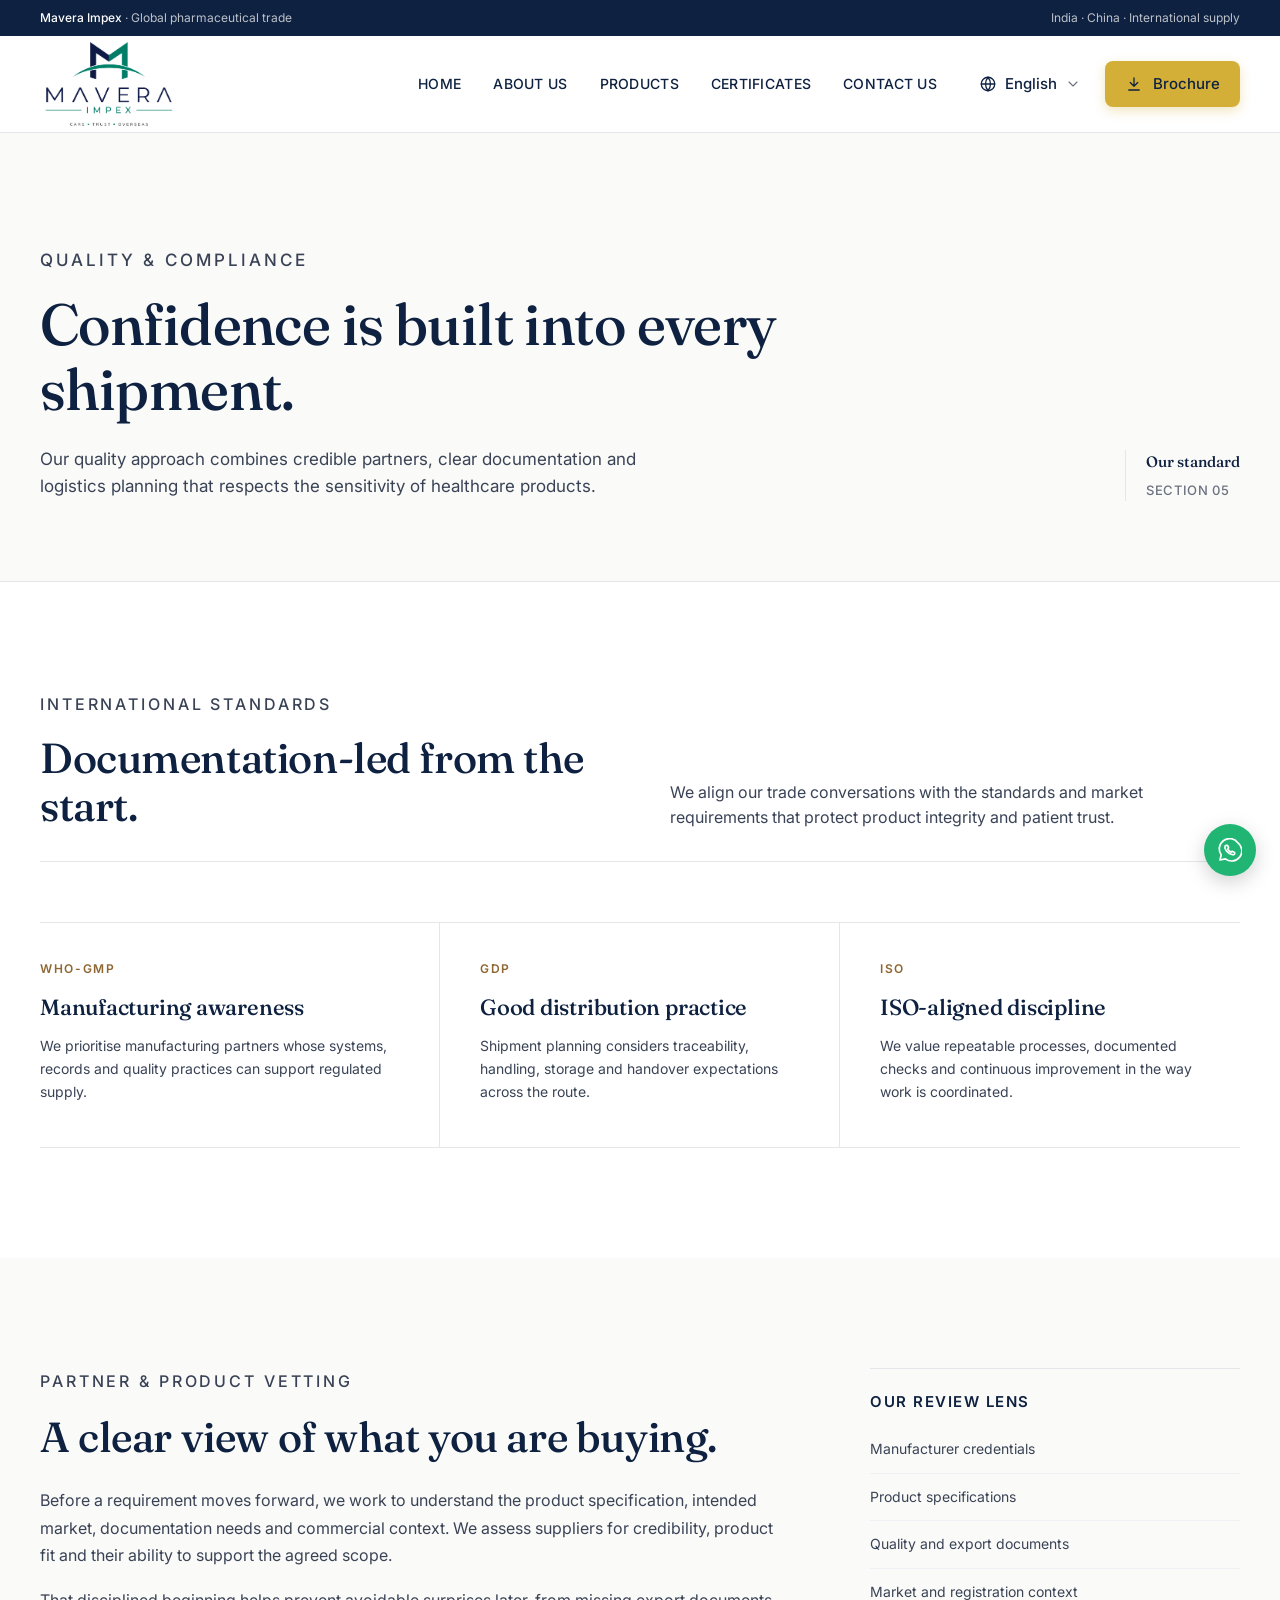
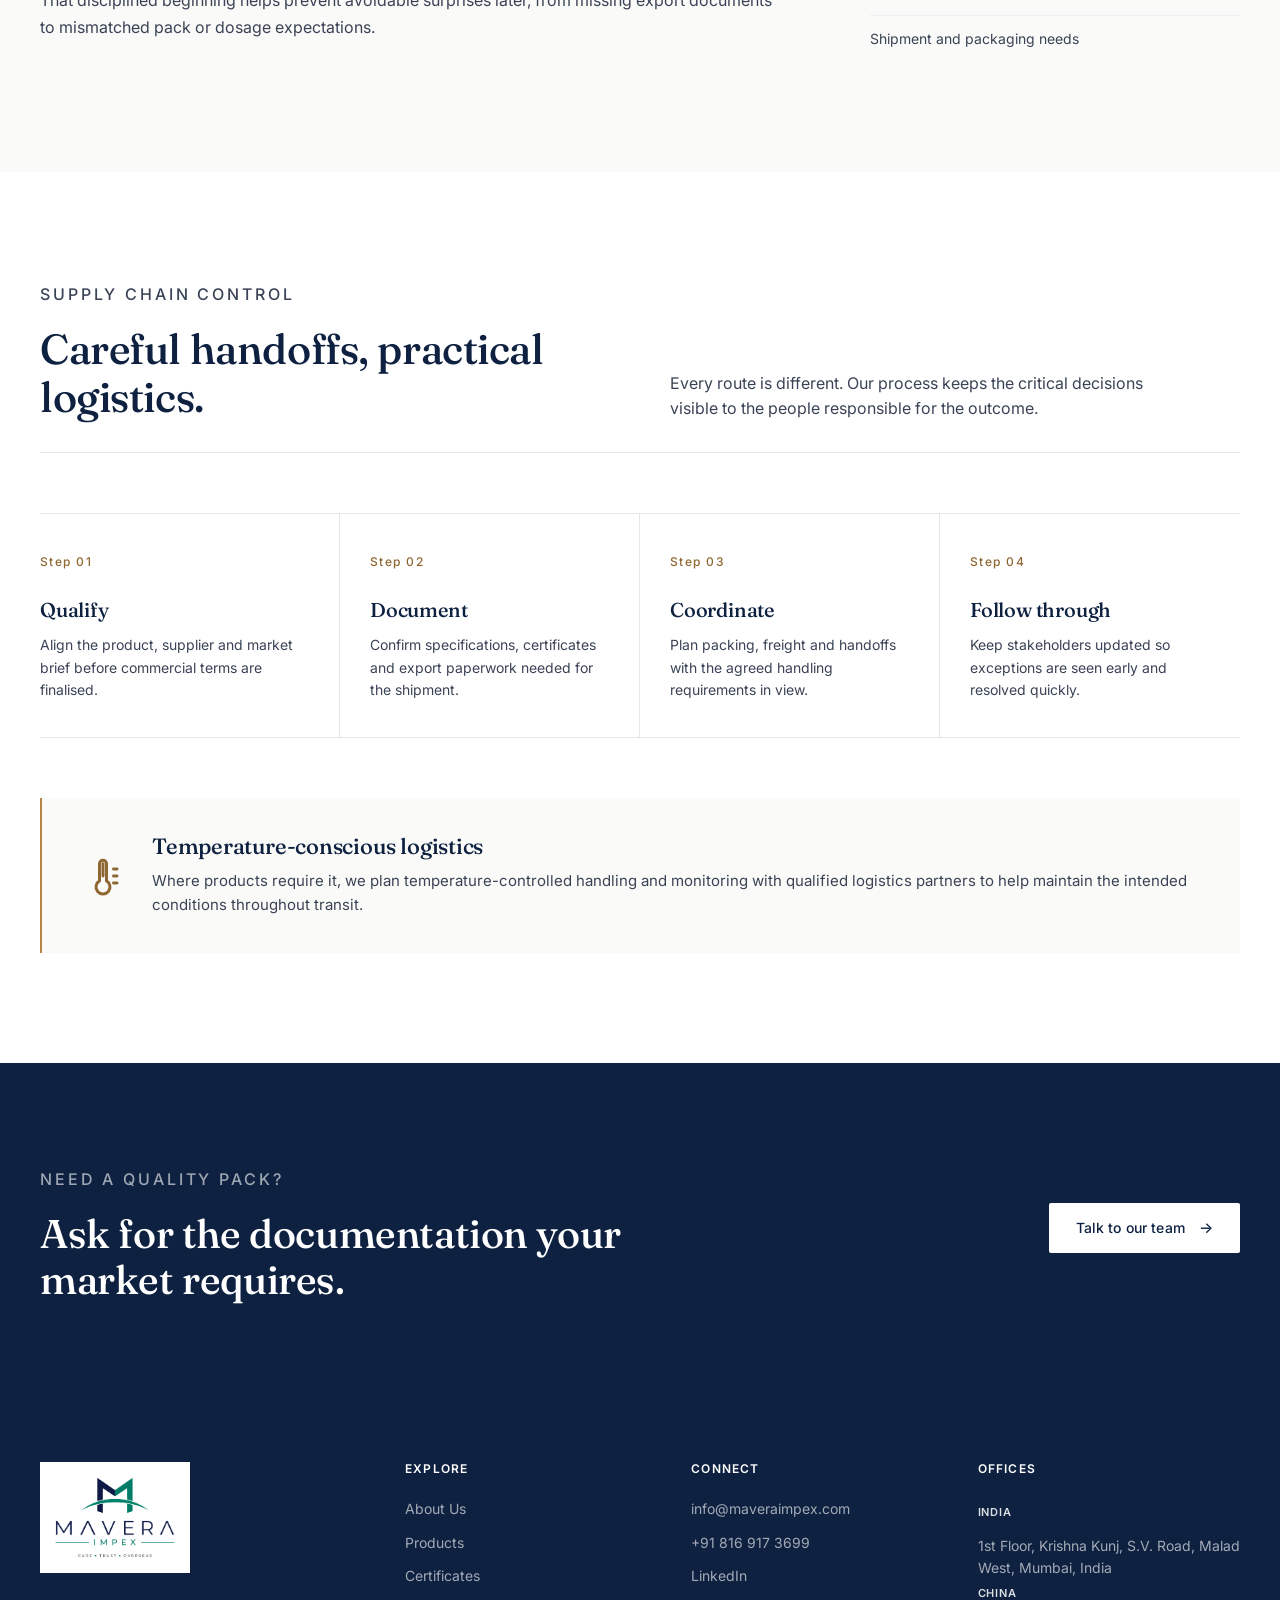
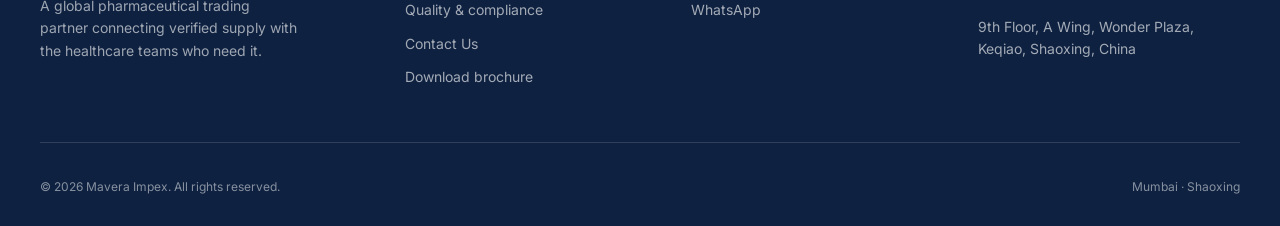
<file: quality.html>
<!doctype html>
<html lang="en">
<head>
  <meta charset="utf-8" />
  <meta name="viewport" content="width=device-width, initial-scale=1" />
  <title>Quality &amp; Compliance | Mavera Impex</title>
  <meta name="description" content="Mavera Impex follows documentation-led quality, supply-chain vetting and logistics practices for international pharmaceutical trade." />
  <link rel="stylesheet" href="styles.css" />
</head>
<body data-page="quality">
  <div data-site-header></div>
  <main>
    <section class="page-hero"><div class="container page-hero-grid">
      <div>
        <p class="eyebrow">Quality &amp; compliance</p>
        <h1>Confidence is built into every shipment.</h1>
        <p>Our quality approach combines credible partners, clear documentation and logistics planning that respects the sensitivity of healthcare products.</p>
      </div>
      <div class="page-index"><span>Our standard</span>Section 05</div>
    </div></section>

    <section class="section"><div class="container">
      <div class="section-head">
        <div>
          <p class="eyebrow">International standards</p>
          <h2>Documentation-led from the start.</h2>
        </div>
        <p>We align our trade conversations with the standards and market requirements that protect product integrity and patient trust.</p>
      </div>
      <div class="standards-grid">
        <article class="standard">
          <div class="seal">WHO-GMP</div>
          <h3>Manufacturing awareness</h3>
          <p>We prioritise manufacturing partners whose systems, records and quality practices can support regulated supply.</p>
        </article>
        <article class="standard">
          <div class="seal">GDP</div>
          <h3>Good distribution practice</h3>
          <p>Shipment planning considers traceability, handling, storage and handover expectations across the route.</p>
        </article>
        <article class="standard">
          <div class="seal">ISO</div>
          <h3>ISO-aligned discipline</h3>
          <p>We value repeatable processes, documented checks and continuous improvement in the way work is coordinated.</p>
        </article>
      </div>
    </div></section>

    <section class="section section-alt"><div class="container content-grid">
      <div class="content-copy">
        <p class="eyebrow">Partner &amp; product vetting</p>
        <h2>A clear view of what you are buying.</h2>
        <p>Before a requirement moves forward, we work to understand the product specification, intended market, documentation needs and commercial context. We assess suppliers for credibility, product fit and their ability to support the agreed scope.</p>
        <p>That disciplined beginning helps prevent avoidable surprises later, from missing export documents to mismatched pack or dosage expectations.</p>
      </div>
      <aside>
        <div class="side-note">
          <h3>Our review lens</h3>
          <ul>
            <li>Manufacturer credentials</li>
            <li>Product specifications</li>
            <li>Quality and export documents</li>
            <li>Market and registration context</li>
            <li>Shipment and packaging needs</li>
          </ul>
        </div>
      </aside>
    </div></section>

    <section class="section"><div class="container">
      <div class="section-head">
        <div>
          <p class="eyebrow">Supply chain control</p>
          <h2>Careful handoffs, practical logistics.</h2>
        </div>
        <p>Every route is different. Our process keeps the critical decisions visible to the people responsible for the outcome.</p>
      </div>
      <div class="supply-chain">
        <div class="chain-step">
          <span class="number">Step 01</span>
          <h3>Qualify</h3>
          <p>Align the product, supplier and market brief before commercial terms are finalised.</p>
        </div>
        <div class="chain-step">
          <span class="number">Step 02</span>
          <h3>Document</h3>
          <p>Confirm specifications, certificates and export paperwork needed for the shipment.</p>
        </div>
        <div class="chain-step">
          <span class="number">Step 03</span>
          <h3>Coordinate</h3>
          <p>Plan packing, freight and handoffs with the agreed handling requirements in view.</p>
        </div>
        <div class="chain-step">
          <span class="number">Step 04</span>
          <h3>Follow through</h3>
          <p>Keep stakeholders updated so exceptions are seen early and resolved quickly.</p>
        </div>
      </div>
      <div class="temperature">
        <svg xmlns="http://www.w3.org/2000/svg" viewBox="0 0 24 24" fill="none" stroke="currentColor" stroke-width="1.7" stroke-linecap="round" stroke-linejoin="round"><path d="M14 14.8V5a2 2 0 0 0-4 0v9.8a4 4 0 1 0 4 0Z"/><path d="M12 12V5"/><path d="M18 8h2M18 12h2M18 16h2"/></svg>
        <div>
          <h3>Temperature-conscious logistics</h3>
          <p>Where products require it, we plan temperature-controlled handling and monitoring with qualified logistics partners to help maintain the intended conditions throughout transit.</p>
        </div>
      </div>
    </div></section>

    <section class="cta-band"><div class="container cta-band-inner">
      <div>
        <p class="eyebrow">Need a quality pack?</p>
        <h2>Ask for the documentation your market requires.</h2>
      </div>
      <div class="hero-actions">
        <a class="btn btn-primary btn-arrow" href="contact.html">Talk to our team</a>
      </div>
    </div></section>
  </main>
  <div data-site-footer></div>
  <script src="app.js" defer></script>
</body></html>
</file>
<file: styles.css>
@import url('https://fonts.googleapis.com/css2?family=Inter:wght@400;500;600;700&family=Fraunces:opsz,wght@9..144,400;9..144,500;9..144,600&display=swap');

:root {
  --navy: #0e2140;
  --navy-2: #16305a;
  --accent: #b48645;
  --accent-dark: #8f6733;
  --gold: #d4af37;
  --gold-dark: #a8861f;
  --teal: #0d9488;
  --teal-soft: #deefef;
  --ink: #14213d;
  --body: #3a4356;
  --muted: #6b7280;
  --line: #e4e6ea;
  --line-2: #eef0f3;
  --mist: #f5f6f7;
  --white: #ffffff;
  --paper: #fafaf8;
  --radius: 2px;
  --max: 1200px;
}

* { box-sizing: border-box; }

html { scroll-behavior: smooth; }

body {
  margin: 0;
  font-family: 'Inter', -apple-system, BlinkMacSystemFont, Arial, sans-serif;
  color: var(--body);
  background: var(--white);
  line-height: 1.6;
  font-size: 16px;
  -webkit-font-smoothing: antialiased;
  -moz-osx-font-smoothing: grayscale;
}

img { max-width: 100%; display: block; }
a { color: inherit; text-decoration: none; }
button, input, textarea, select { font: inherit; }
button { cursor: pointer; }

.container { width: min(var(--max), calc(100% - 56px)); margin-inline: auto; }

/* ---------- Topline ---------- */
.topline {
  background: var(--navy);
  color: rgba(255,255,255,.72);
  font-size: 12px;
}
.topline-inner {
  min-height: 36px;
  display: flex;
  align-items: center;
  justify-content: space-between;
  gap: 20px;
}
.topline a { color: #fff; }
.topline strong { color: #fff; font-weight: 500; }

/* ---------- Header ---------- */
.site-header {
  position: sticky;
  top: 0;
  z-index: 20;
  background: #fff;
  border-bottom: 1px solid var(--line);
}
.nav-wrap {
  min-height: 78px;
  display: flex;
  align-items: center;
  justify-content: space-between;
  gap: 24px;
}
.brand { display: flex; align-items: center; gap: 12px; }
.brand img { width: 138px; height: auto; }

.main-nav { display: flex; align-items: center; gap: 40px; color: var(--navy); }
.nav-links { display: flex; align-items: center; gap: 32px; font-size: 14px; font-weight: 500; letter-spacing: .02em; text-transform: uppercase; }
.nav-links a { position: relative; padding: 28px 0; color: var(--navy); white-space: nowrap; }
.nav-links a:hover { color: var(--gold-dark); }
.nav-links a[aria-current='page'] { color: var(--gold); }
.nav-links a[aria-current='page']::after {
  content: '';
  position: absolute;
  left: 0; right: 0; bottom: 20px;
  height: 2px;
  background: var(--gold);
}
.nav-tools { display: flex; align-items: center; gap: 22px; }

/* Language picker */
.lang { position: relative; }
.lang-toggle {
  display: inline-flex;
  align-items: center;
  gap: 8px;
  padding: 8px 2px;
  border: 0;
  background: transparent;
  color: var(--navy);
  font-size: 15px;
  font-weight: 500;
  white-space: nowrap;
}
.lang-toggle svg:last-child { color: var(--muted); transition: transform .2s ease; }
.lang-toggle[aria-expanded='true'] svg:last-child { transform: rotate(180deg); }
.lang-toggle:hover { color: var(--gold-dark); }
.lang-menu {
  position: absolute;
  top: calc(100% + 12px);
  right: 0;
  z-index: 40;
  width: 250px;
  padding: 10px;
  background: #fff;
  border: 1px solid var(--line);
  box-shadow: 0 18px 40px rgba(14,33,64,.14);
}
.lang-menu[hidden] { display: none; }
.lang-menu input {
  width: 100%;
  height: 40px;
  padding: 0 12px;
  border: 1px solid var(--line);
  border-radius: var(--radius);
  color: var(--ink);
  font-size: 14px;
  outline: 0;
}
.lang-menu input:focus { border-color: var(--navy); }
.lang-menu ul { list-style: none; margin: 8px 0 0; padding: 0; max-height: 300px; overflow-y: auto; }
.lang-menu li {
  padding: 9px 12px;
  color: var(--body);
  font-size: 14px;
  cursor: pointer;
  outline: 0;
}
.lang-menu li:hover, .lang-menu li:focus { background: var(--mist); color: var(--navy); }
.lang-menu li[aria-selected='true'] { color: var(--gold-dark); font-weight: 600; }
.lang-empty { padding: 12px; color: var(--muted); font-size: 13px; }

/* Brochure button */
.nav-brochure {
  display: inline-flex;
  align-items: center;
  gap: 10px;
  height: 46px;
  padding: 0 20px;
  border-radius: 8px;
  background: var(--gold);
  color: var(--navy);
  font-size: 15px;
  font-weight: 500;
  white-space: nowrap;
  box-shadow: 0 4px 12px rgba(212,175,55,.32);
  transition: background .2s ease, box-shadow .2s ease;
}
.nav-brochure:hover { background: #c9a42d; box-shadow: 0 6px 16px rgba(212,175,55,.42); }

/* Hide Google Translate chrome; keep its engine */
#google_translate_element { position: absolute; width: 1px; height: 1px; overflow: hidden; clip: rect(0 0 0 0); }
iframe.skiptranslate, .goog-te-banner-frame, #goog-gt-tt, .goog-te-balloon-frame, .VIpgJd-ZVi9od-ORHb-OEVmcd, .VIpgJd-ZVi9od-aZ2wEe-wOHMyf { display: none !important; }
body { top: 0 !important; }
.goog-text-highlight { background: none !important; box-shadow: none !important; }

.menu-toggle { display: none; border: 0; background: transparent; padding: 8px; color: var(--ink); }
.menu-toggle svg { width: 22px; height: 22px; }

/* ---------- Typography ---------- */
.eyebrow {
  margin: 0 0 18px;
  color: var(--accent-dark);
  font-size: 12px;
  font-weight: 500;
  letter-spacing: .18em;
  text-transform: uppercase;
}
h1, h2, h3, h4 {
  font-family: 'Fraunces', Georgia, serif;
  color: var(--navy);
  letter-spacing: -0.01em;
  line-height: 1.14;
  margin: 0;
  font-weight: 500;
}
h1 { font-size: clamp(40px, 5.2vw, 62px); max-width: 900px; }
h2 { font-size: clamp(28px, 3.4vw, 42px); }
h3 { font-size: 20px; font-weight: 500; }
p { margin: 0; }

/* ---------- Buttons ---------- */
.btn {
  display: inline-flex;
  align-items: center;
  justify-content: center;
  gap: 10px;
  min-height: 50px;
  padding: 0 26px;
  border-radius: var(--radius);
  border: 1px solid transparent;
  font-size: 14px;
  font-weight: 500;
  letter-spacing: .01em;
}
.btn-primary { background: var(--navy); color: #fff; }
.btn-primary:hover { background: var(--navy-2); }
.btn-ghost { border-color: var(--ink); color: var(--ink); background: transparent; }
.btn-ghost:hover { background: var(--ink); color: #fff; }
.btn-arrow::after { content: '→'; font-size: 15px; margin-left: 4px; }
.btn-whatsapp { border-color: #cdd3da; color: var(--ink); background: transparent; }
.btn-whatsapp:hover { background: #f4f5f7; }

.hero-actions {
  display: flex;
  flex-wrap: wrap;
  align-items: center;
  gap: 14px;
  margin-top: 40px;
}

/* ---------- Hero slider ---------- */
.hero-slider {
  position: relative;
  min-height: clamp(560px, 82vh, 720px);
  overflow: hidden;
  background: var(--navy);
  color: #fff;
}
.slide {
  position: absolute;
  inset: 0;
  display: flex;
  align-items: center;
  opacity: 0;
  visibility: hidden;
  transition: opacity 1s ease, visibility 0s linear 1s;
}
.slide.is-active { opacity: 1; visibility: visible; transition: opacity 1s ease; z-index: 1; }
.slide::before {
  content: '';
  position: absolute;
  inset: 0;
  background-image: var(--bg);
  background-size: cover;
  background-position: center;
  transform: scale(1.12);
  transition: transform 8s ease-out;
}
.slide.is-active::before { transform: scale(1); }
.slide::after {
  content: '';
  position: absolute;
  inset: 0;
  background:
    linear-gradient(90deg, rgba(14,33,64,.94) 0%, rgba(14,33,64,.82) 42%, rgba(14,33,64,.35) 100%),
    linear-gradient(0deg, rgba(14,33,64,.55) 0%, rgba(14,33,64,0) 40%);
}
.slide-inner { position: relative; z-index: 1; padding: 80px 0 120px; }
.slide-inner > * { max-width: 820px; }
.slide .slide-title { font-size: clamp(36px, 4.6vw, 58px); }
.slide .eyebrow { color: var(--gold); }
.slide h1, .slide .slide-title {
  color: #fff;
  font-size: clamp(38px, 5.2vw, 66px);
  line-height: 1.08;
  font-weight: 500;
}
.slide-lead {
  margin-top: 24px;
  color: rgba(255,255,255,.84);
  font-size: 17px;
  line-height: 1.7;
  max-width: 680px;
}
.slide-chips { display: flex; flex-wrap: wrap; gap: 10px; margin: 30px 0 0; padding: 0; list-style: none; }
.slide-chips li {
  padding: 9px 16px;
  border: 1px solid rgba(255,255,255,.28);
  background: rgba(255,255,255,.06);
  backdrop-filter: blur(4px);
  color: #fff;
  font-size: 14px;
  font-weight: 500;
  letter-spacing: .02em;
}
.slide-chips-pipe { gap: 0; }
.slide-chips-pipe li { border: 0; background: none; backdrop-filter: none; padding: 4px 18px; border-left: 1px solid rgba(212,175,55,.7); font-size: 17px; letter-spacing: .03em; }
.slide-chips-pipe li:first-child { padding-left: 0; border-left: 0; }

/* Entry animation for the active slide's copy */
.slide-inner > * { opacity: 0; transform: translateY(22px); transition: opacity .7s ease, transform .7s ease; }
.slide.is-active .slide-inner > * { opacity: 1; transform: none; }
.slide.is-active .slide-inner > :nth-child(2) { transition-delay: .12s; }
.slide.is-active .slide-inner > :nth-child(3) { transition-delay: .24s; }
.slide.is-active .slide-inner > :nth-child(4) { transition-delay: .36s; }
.slide.is-active .slide-inner > :nth-child(5) { transition-delay: .48s; }

.btn-gold { background: var(--gold); color: var(--navy); }
.btn-gold:hover { background: #c9a42d; }
.btn-ghost-light { border-color: rgba(255,255,255,.5); color: #fff; background: transparent; }
.btn-ghost-light:hover { background: #fff; color: var(--navy); }

.slider-controls {
  position: absolute;
  left: 0; right: 0; bottom: 40px;
  z-index: 2;
  display: flex;
  align-items: center;
  justify-content: space-between;
  gap: 20px;
}
.slider-dots { display: flex; gap: 10px; }
.slider-dots button {
  width: 56px;
  height: 22px;
  padding: 0;
  border: 0;
  background: transparent;
  display: flex;
  align-items: center;
}
.slider-dots span { position: relative; display: block; width: 100%; height: 3px; background: rgba(255,255,255,.3); overflow: hidden; }
.slider-dots span::after { content: ''; position: absolute; inset: 0; background: var(--gold); transform: scaleX(0); transform-origin: left; }
.slider-dots button[aria-selected='true'] span::after { animation: slide-progress var(--slide-duration, 6.5s) linear forwards; }
.hero-slider.is-paused .slider-dots button[aria-selected='true'] span::after { animation-play-state: paused; }
@keyframes slide-progress { to { transform: scaleX(1); } }
.slider-arrows { display: flex; gap: 10px; }
.slider-arrow {
  width: 48px;
  height: 48px;
  display: grid;
  place-items: center;
  border: 1px solid rgba(255,255,255,.4);
  background: rgba(14,33,64,.3);
  color: #fff;
  transition: background .2s ease, border-color .2s ease, color .2s ease;
}
.slider-arrow:hover { background: var(--gold); border-color: var(--gold); color: var(--navy); }
.slider-arrow svg { width: 20px; height: 20px; }

@media (prefers-reduced-motion: reduce) {
  .slide, .slide::before, .slide-inner > * { transition: none !important; }
  .slide::before { transform: none; }
  .slider-dots button[aria-selected='true'] span::after { animation: none; transform: scaleX(1); }
}

/* ---------- Stat strip ---------- */
.stat-strip {
  background: var(--paper);
  border-bottom: 1px solid var(--line);
}
.stat-grid {
  display: grid;
  grid-template-columns: repeat(4, 1fr);
}
.stat {
  padding: 30px 26px;
  border-right: 1px solid var(--line);
}
.stat:last-child { border-right: 0; }
.stat strong {
  color: var(--navy);
  font: 500 22px/1 'Fraunces', Georgia, serif;
  display: block;
}
.stat span {
  display: block;
  margin-top: 10px;
  color: var(--muted);
  font-size: 13px;
}

/* ---------- Imagery band ---------- */
.imagery-band {
  background: var(--white);
  border-bottom: 1px solid var(--line);
}
.imagery-band .imagery-inner {
  display: grid;
  grid-template-columns: minmax(0, 1fr) minmax(0, 1fr);
  gap: 0;
  min-height: 420px;
  align-items: stretch;
}
.imagery-band .imagery-photo { position: relative; overflow: hidden; }
.imagery-band .imagery-photo img { width: 100%; height: 100%; object-fit: cover; }
.imagery-band .imagery-copy {
  padding: 80px 0 80px 70px;
  display: flex;
  flex-direction: column;
  justify-content: center;
}
.imagery-band .imagery-copy h2 { max-width: 500px; }
.imagery-band .imagery-copy p {
  margin-top: 22px;
  color: var(--body);
  max-width: 520px;
  font-size: 16px;
}
.imagery-tags {
  display: flex;
  flex-wrap: wrap;
  gap: 0;
  margin-top: 34px;
  padding-top: 26px;
  border-top: 1px solid var(--line);
}
.imagery-tags span {
  color: var(--navy);
  font-size: 13px;
  font-weight: 500;
  letter-spacing: .01em;
  padding: 0 14px;
  margin: 4px 0;
  border-right: 1px solid var(--line);
}
.imagery-tags span:first-child { padding-left: 0; }
.imagery-tags span:last-child { border-right: 0; }

/* ---------- Sections ---------- */
.section { padding: 110px 0; }
.section-tight { padding: 80px 0; }
.section-alt { background: var(--paper); }

.section-head {
  display: grid;
  grid-template-columns: minmax(0, 1fr) minmax(0, 1fr);
  gap: 60px;
  align-items: end;
  margin-bottom: 60px;
  padding-bottom: 30px;
  border-bottom: 1px solid var(--line);
}
.section-head p { max-width: 480px; color: var(--body); font-size: 16px; }
.pull-quote {
  margin: 0;
  max-width: 500px;
  padding-left: 22px;
  border-left: 2px solid var(--gold);
  color: var(--navy);
  font: italic 500 20px/1.45 'Fraunces', Georgia, serif;
}

.intro-grid {
  display: grid;
  grid-template-columns: minmax(0, 1fr) minmax(0, 1.1fr);
  gap: 90px;
  align-items: start;
}
.intro-grid p { max-width: 560px; color: var(--body); font-size: 17px; line-height: 1.7; }
.intro-grid p + p { margin-top: 20px; }
.rule-note {
  margin-top: 30px;
  padding: 20px 24px;
  background: var(--paper);
  border-left: 2px solid var(--accent);
  color: var(--navy);
  font-family: 'Fraunces', Georgia, serif;
  font-size: 18px;
  font-weight: 500;
  line-height: 1.4;
}

/* ---------- Category grid ---------- */
.category-grid {
  display: grid;
  grid-template-columns: repeat(3, 1fr);
  gap: 0;
  border-top: 1px solid var(--line);
}
.category-card {
  padding: 40px 32px 44px;
  display: flex;
  flex-direction: column;
  border-right: 1px solid var(--line);
  border-bottom: 1px solid var(--line);
  background: var(--white);
  min-height: 280px;
}
.category-card:nth-child(3n) { border-right: 0; }
.category-card:hover h3 { color: var(--gold-dark); }
.category-icon {
  width: 34px;
  height: 34px;
  display: grid;
  place-items: center;
  color: var(--accent);
  margin-bottom: 44px;
}
.category-icon svg { width: 26px; height: 26px; }
.category-card h3 {
  font-size: 21px;
  font-family: 'Fraunces', Georgia, serif;
  font-weight: 500;
  color: var(--navy);
}
.category-card p {
  margin-top: 14px;
  color: var(--body);
  font-size: 14px;
  line-height: 1.55;
}
.card-arrow {
  margin-top: auto;
  padding-top: 26px;
  color: var(--accent-dark);
  font-size: 13px;
  font-weight: 500;
}

/* ---------- Why (light band) ---------- */
.dark-band {
  background: var(--paper);
  color: var(--body);
}
.dark-band h2, .dark-band h3 { color: var(--navy); }
.dark-band .eyebrow { color: var(--accent-dark); }
.dark-band p { color: var(--body); }
.dark-band .section-head { border-bottom-color: var(--line); }

.why-grid {
  display: grid;
  grid-template-columns: repeat(2, 1fr);
  gap: 0;
  border-top: 1px solid var(--line);
}
.why-item {
  padding: 40px 40px 40px 0;
  border-bottom: 1px solid var(--line);
}
.why-item:nth-child(odd) {
  padding-right: 60px;
  border-right: 1px solid var(--line);
}
.why-item:nth-child(even) {
  padding-left: 40px;
}
.why-item:nth-last-child(-n+2) { border-bottom: 0; }
.why-item h3 {
  font-size: 21px;
  font-family: 'Fraunces', Georgia, serif;
  font-weight: 500;
  color: var(--navy);
  margin-top: 14px;
}
.why-item p {
  margin-top: 12px;
  max-width: 420px;
  color: var(--body);
  font-size: 15px;
  line-height: 1.6;
}
.number {
  color: var(--accent-dark);
  font: 500 12px/1 'Inter', sans-serif;
  letter-spacing: .12em;
}

/* ---------- CTA band ---------- */
.cta-band {
  padding: 90px 0;
  background: var(--navy);
  color: #fff;
}
.cta-band-inner {
  display: grid;
  grid-template-columns: minmax(0, 1.4fr) minmax(0, 1fr);
  gap: 60px;
  align-items: center;
}
.cta-band .eyebrow { color: rgba(255,255,255,.6); }
.cta-band h2 { color: #fff; font-size: clamp(28px, 3.4vw, 40px); max-width: 620px; }
.cta-band p { margin-top: 14px; color: rgba(255,255,255,.7); font-size: 16px; }
.cta-band .hero-actions { justify-content: flex-end; margin-top: 0; }
.cta-band .btn-ghost {
  border-color: rgba(255,255,255,.4);
  color: #fff;
}
.cta-band .btn-ghost:hover { background: #fff; color: var(--navy); }
.cta-band .btn-primary { background: #fff; color: var(--navy); }
.cta-band .btn-primary:hover { background: rgba(255,255,255,.9); }

/* ---------- Page hero ---------- */
.page-hero {
  padding: 90px 0 80px;
  border-bottom: 1px solid var(--line);
  background: var(--paper);
  position: relative;
}
.page-hero.page-hero-image {
  color: #fff;
  background: var(--navy);
  overflow: hidden;
}
.page-hero.page-hero-image::before {
  content: '';
  position: absolute;
  inset: 0;
  background-size: cover;
  background-position: center;
  opacity: .22;
}
.page-hero.page-hero-image .container { position: relative; z-index: 1; }
.page-hero.page-hero-image h1,
.page-hero.page-hero-image h2 { color: #fff; }
.page-hero.page-hero-image .eyebrow { color: rgba(255,255,255,.7); }
.page-hero.page-hero-image p { color: rgba(255,255,255,.82); }
.page-hero.page-hero-image .page-index { color: rgba(255,255,255,.7); border-color: rgba(255,255,255,.25); }
.page-hero.page-hero-image .page-index span { color: #fff; }
.page-hero.page-hero-products::before { background-image: url('assets/photos/pharmacy-supply.jpg'); }
.page-hero.page-hero-about::before {
  background-image: url('assets/photos/lab-research.jpg');
  background-position: center 30%;
}
.page-hero-grid {
  display: grid;
  grid-template-columns: minmax(0, 1fr) minmax(220px, .45fr);
  gap: 60px;
  align-items: end;
}
.page-hero h1 {
  font-size: clamp(38px, 5vw, 58px);
  max-width: 780px;
  line-height: 1.12;
}
.page-hero p {
  margin-top: 24px;
  max-width: 640px;
  color: var(--body);
  font-size: 17px;
  line-height: 1.6;
}
.page-index {
  justify-self: end;
  padding-left: 20px;
  border-left: 1px solid var(--line);
  color: var(--muted);
  font-size: 13px;
  font-weight: 500;
  letter-spacing: .05em;
  text-transform: uppercase;
}
.page-index span {
  display: block;
  color: var(--navy);
  font-family: 'Fraunces', Georgia, serif;
  font-size: 15px;
  font-weight: 500;
  letter-spacing: 0;
  text-transform: none;
  margin-bottom: 6px;
}

/* ---------- Content grid ---------- */
.content-grid {
  display: grid;
  grid-template-columns: minmax(0, 1fr) minmax(240px, .5fr);
  gap: 90px;
}
.content-copy h2 { margin-bottom: 26px; }
.content-copy h3 {
  margin-top: 42px;
  margin-bottom: 14px;
  font-family: 'Fraunces', Georgia, serif;
  font-size: 22px;
}
.content-copy p { color: var(--body); font-size: 16px; line-height: 1.7; }
.content-copy p + p { margin-top: 18px; }

.side-note { padding-top: 24px; border-top: 1px solid var(--line); }
.side-note + .side-note { margin-top: 42px; }
.side-note h3 {
  font-size: 15px;
  font-family: 'Inter', sans-serif;
  font-weight: 600;
  text-transform: uppercase;
  letter-spacing: .1em;
  color: var(--navy);
}
.side-note p { margin-top: 14px; color: var(--body); font-size: 14px; line-height: 1.65; }
.side-note ul { margin: 16px 0 0; padding: 0; list-style: none; }
.side-note li {
  padding: 12px 0;
  border-bottom: 1px solid var(--line-2);
  color: var(--body);
  font-size: 14px;
}
.side-note li:last-child { border-bottom: 0; }

/* ---------- About ---------- */
.content-copy .about-lead {
  color: var(--navy);
  font-family: 'Fraunces', Georgia, serif;
  font-size: clamp(22px, 2.2vw, 27px);
  line-height: 1.45;
  margin-bottom: 26px;
}
.content-copy strong { color: var(--navy); font-weight: 600; }
.content-copy .about-lead strong { font-weight: 600; }

.partner-box { padding: 28px 26px 12px; background: #f6f8fa; }
.partner-box h3 {
  color: var(--navy);
  font: 600 15px/1.2 'Inter', sans-serif;
  letter-spacing: .1em;
  text-transform: uppercase;
}
.partner-list { list-style: none; margin: 22px 0 0; padding: 0; }
.partner-list li {
  display: flex;
  align-items: center;
  gap: 18px;
  padding-bottom: 18px;
  color: var(--navy);
  font-size: 17px;
  font-weight: 500;
  line-height: 1.35;
}
.partner-icon {
  flex: 0 0 auto;
  width: 46px;
  height: 46px;
  display: grid;
  place-items: center;
  border-radius: 8px;
  background: var(--teal-soft);
  color: var(--teal);
}
.partner-icon svg { width: 22px; height: 22px; }
.partner-box + .side-note { margin-top: 36px; }

.team-grid {
  display: grid;
  grid-template-columns: minmax(0, 1fr) minmax(0, 1fr);
  gap: 80px;
  align-items: center;
}
.team-copy h2 { max-width: 520px; }
.team-copy p:not(.eyebrow) { margin-top: 22px; max-width: 540px; color: var(--body); font-size: 17px; line-height: 1.7; }
.stats-grid {
  display: grid;
  grid-template-columns: repeat(2, 1fr);
  background: #fff;
  border: 1px solid var(--line-2);
}
.stat-item {
  padding: 42px 24px;
  text-align: center;
  border-right: 1px solid var(--line-2);
  border-bottom: 1px solid var(--line-2);
}
.stat-item:nth-child(2n) { border-right: 0; }
.stat-item:nth-last-child(-n+2) { border-bottom: 0; }
.stat-item strong {
  display: block;
  color: #0a1f44;
  font: 700 clamp(40px, 4.2vw, 54px)/1 'Inter', sans-serif;
  letter-spacing: -0.02em;
  font-variant-numeric: tabular-nums;
}
.stat-item span { display: block; margin-top: 12px; color: #64748b; font-size: 17px; }

.mv-grid {
  display: grid;
  grid-template-columns: repeat(2, 1fr);
  gap: 28px;
}
.mv-card {
  padding: 40px 40px 44px;
  border: 1px solid var(--line);
  border-top: 3px solid var(--gold);
  background: #fff;
}
.mv-card p {
  margin-top: 20px;
  color: var(--navy);
  font: 400 21px/1.5 'Fraunces', Georgia, serif;
}

/* ---------- Values ---------- */
.values-grid {
  display: grid;
  grid-template-columns: repeat(3, 1fr);
  gap: 0;
  margin-top: 40px;
  border-top: 1px solid var(--line);
}
.value-card {
  background: transparent;
  padding: 40px 40px 44px 0;
  border-right: 1px solid var(--line);
  border-bottom: 1px solid var(--line);
}
.value-card:last-child { border-right: 0; }
.value-card:nth-child(2), .value-card:nth-child(3) { padding-left: 40px; }
.value-card h3 {
  margin-top: 22px;
  font-family: 'Fraunces', Georgia, serif;
  font-weight: 500;
  color: var(--navy);
  font-size: 22px;
}
.value-card p { margin-top: 12px; color: var(--body); font-size: 15px; line-height: 1.6; }

/* ---------- Portfolio ---------- */
.portfolio-grid {
  display: grid;
  grid-template-columns: repeat(3, 1fr);
  gap: 0;
  border-top: 1px solid var(--line);
}
.portfolio-card {
  display: flex;
  flex-direction: column;
  padding: 40px 34px 40px;
  background: transparent;
  border-right: 1px solid var(--line);
  border-bottom: 1px solid var(--line);
  transition: background .2s ease;
}
.portfolio-card:nth-child(3n) { border-right: 0; }
.portfolio-card:hover { background: var(--paper); }
.portfolio-card:hover h3 { color: var(--gold-dark); }
.portfolio-card h3 {
  margin-top: 16px;
  font-family: 'Fraunces', Georgia, serif;
  font-weight: 500;
  color: var(--navy);
  font-size: 24px;
  max-width: 320px;
}
.portfolio-card p {
  margin-top: 14px;
  color: var(--body);
  font-size: 15px;
  max-width: 460px;
  line-height: 1.6;
}

/* ---------- Directory / Table ---------- */
.directory { margin-top: 90px; padding-top: 60px; border-top: 1px solid var(--line); }
.directory-head {
  display: grid;
  grid-template-columns: minmax(0, 1fr) minmax(0, 1fr);
  gap: 40px;
  align-items: end;
  margin-bottom: 30px;
}
.directory-head p { color: var(--body); font-size: 14px; }
.search-box { width: min(360px, 100%); position: relative; justify-self: end; }
.search-box input {
  width: 100%;
  height: 46px;
  padding: 0 16px 0 44px;
  border: 1px solid var(--line);
  background: var(--white);
  color: var(--ink);
  outline: 0;
  font-size: 14px;
  border-radius: var(--radius);
}
.search-box input:focus { border-color: var(--navy); }
.search-box svg { position: absolute; left: 16px; top: 14px; width: 18px; color: var(--muted); }
.dir-chips { display: flex; flex-wrap: wrap; gap: 8px; margin-bottom: 40px; }
.dir-chip {
  padding: 9px 16px;
  border: 1px solid var(--line);
  border-radius: 999px;
  background: #fff;
  color: var(--navy);
  font-size: 13px;
  font-weight: 500;
  transition: background .2s ease, border-color .2s ease, color .2s ease;
}
.dir-chip:hover { border-color: var(--navy); }
.dir-chip[aria-pressed='true'] { background: var(--navy); border-color: var(--navy); color: #fff; }

.dir-group { padding: 44px 0 50px; border-top: 1px solid var(--line); scroll-margin-top: 110px; }
.dir-group[hidden], .dir-sub[hidden], .dir-item[hidden] { display: none; }
.dir-group-head { display: flex; align-items: end; justify-content: space-between; gap: 20px; margin-bottom: 26px; }
.dir-group-head h3 { margin-top: 12px; font-size: 28px; }
.dir-count {
  flex: 0 0 auto;
  padding: 6px 12px;
  background: var(--paper);
  border: 1px solid var(--line);
  color: var(--accent-dark);
  font-size: 12px;
  font-weight: 600;
  letter-spacing: .06em;
  text-transform: uppercase;
}
.dir-sub + .dir-sub { margin-top: 30px; }
.dir-sub h4 {
  margin-bottom: 12px;
  color: var(--navy);
  font: 600 13px/1.3 'Inter', sans-serif;
  letter-spacing: .1em;
  text-transform: uppercase;
}
.dir-list {
  display: grid;
  grid-template-columns: repeat(3, minmax(0, 1fr));
  gap: 0 36px;
  margin: 0;
  padding: 0;
  list-style: none;
}
.dir-list-wide { grid-template-columns: repeat(2, minmax(0, 1fr)); }
.dir-item {
  position: relative;
  padding: 13px 0 13px 16px;
  border-bottom: 1px solid var(--line-2);
  color: var(--ink);
  font-size: 15px;
  line-height: 1.45;
}
.dir-item::before {
  content: '';
  position: absolute;
  left: 0; top: 21px;
  width: 5px; height: 5px;
  border-radius: 50%;
  background: var(--gold);
}
.dir-strength { display: block; margin-top: 3px; color: var(--accent-dark); font-size: 13px; font-weight: 500; }
.dir-subs { margin: 6px 0 0; padding: 0; list-style: none; }
.dir-subs li { color: var(--body); font-size: 13px; line-height: 1.5; }
.dir-subs li::before { content: '– '; color: var(--muted); }
.dir-tags { display: flex; flex-wrap: wrap; gap: 6px; margin-top: 8px; }
.dir-tags:empty { display: none; }
.dir-tag {
  padding: 3px 8px;
  background: var(--paper);
  border: 1px solid var(--line);
  color: var(--body);
  font-size: 11px;
  font-weight: 600;
  letter-spacing: .04em;
}
.dir-tag-new { background: var(--teal-soft); border-color: transparent; color: var(--teal); }
.dir-request {
  display: flex;
  align-items: center;
  justify-content: space-between;
  gap: 30px;
  padding: 28px 30px;
  background: var(--paper);
  border-left: 2px solid var(--gold);
}
.dir-request p { max-width: 640px; color: var(--body); font-size: 15px; line-height: 1.65; }
.dir-request .btn { flex: 0 0 auto; }
.dir-note { margin-top: 26px; color: var(--muted); font-size: 14px; }
.dir-note a { color: var(--accent-dark); font-weight: 500; }
#quote, #directory { scroll-margin-top: 100px; }
.empty-state { display: none; padding: 30px; text-align: center; color: var(--muted); font-size: 14px; }

/* ---------- Quote / Forms ---------- */
.quote-layout {
  display: grid;
  grid-template-columns: minmax(0, 1fr) minmax(0, 1.2fr);
  gap: 70px;
  align-items: start;
}
.quote-copy h2 { font-size: clamp(32px, 3.6vw, 42px); }
.quote-copy p { margin-top: 20px; color: var(--body); font-size: 16px; line-height: 1.65; }
.quote-form, .contact-form {
  padding: 40px;
  border: 1px solid var(--line);
  background: var(--white);
}
.form-grid {
  display: grid;
  grid-template-columns: 1fr 1fr;
  gap: 20px;
}
.field { display: flex; flex-direction: column; gap: 8px; }
.field.full { grid-column: 1 / -1; }
.field label {
  color: var(--navy);
  font-size: 12px;
  font-weight: 600;
  letter-spacing: .04em;
  text-transform: uppercase;
}
.field input, .field textarea, .field select {
  width: 100%;
  border: 1px solid var(--line);
  background: var(--white);
  color: var(--ink);
  padding: 14px 16px;
  border-radius: var(--radius);
  outline: 0;
  font-size: 14px;
}
.field input, .field select { height: 48px; }
.field textarea { min-height: 130px; resize: vertical; }
.field input:focus, .field textarea:focus, .field select:focus { border-color: var(--navy); }
.form-note { margin-top: 16px; color: var(--muted); font-size: 12px; }
.form-status { display: none; margin-top: 14px; color: var(--accent-dark); font-size: 14px; }
.form-status.show { display: block; }

/* ---------- Standards ---------- */
.standards-grid {
  display: grid;
  grid-template-columns: repeat(3, 1fr);
  gap: 0;
  margin-top: 40px;
  border-top: 1px solid var(--line);
}
.standard {
  padding: 40px 40px 44px 0;
  background: transparent;
  border-right: 1px solid var(--line);
  border-bottom: 1px solid var(--line);
}
.standard:last-child { border-right: 0; }
.standard:nth-child(2), .standard:nth-child(3) { padding-left: 40px; }
.standard .seal {
  color: var(--accent-dark);
  font: 600 12px/1 'Inter', sans-serif;
  letter-spacing: .14em;
  text-transform: uppercase;
}
.standard h3 {
  margin-top: 20px;
  font-family: 'Fraunces', Georgia, serif;
  font-weight: 500;
  color: var(--navy);
  font-size: 22px;
}
.standard p { margin-top: 14px; color: var(--body); font-size: 14px; line-height: 1.65; }

/* ---------- Certificates ---------- */
.cert-grid { display: grid; grid-template-columns: repeat(2, 1fr); gap: 28px; }
.cert-card {
  display: grid;
  grid-template-columns: 230px minmax(0, 1fr);
  border: 1px solid var(--line);
  background: #fff;
}
.cert-preview {
  display: flex;
  flex-direction: column;
  align-items: center;
  justify-content: center;
  gap: 14px;
  min-height: 260px;
  background: var(--paper);
  border-right: 1px solid var(--line);
  color: var(--accent);
}
.cert-preview svg { width: 54px; height: 54px; }
.cert-preview span { color: var(--navy); font: 500 18px/1 'Fraunces', Georgia, serif; }
.cert-preview-image { position: relative; overflow: hidden; padding: 0; background: var(--paper); }
.cert-preview-image img {
  position: absolute;
  inset: 12px;
  width: calc(100% - 24px);
  height: calc(100% - 24px);
  object-fit: contain;
  object-position: center;
  filter: drop-shadow(0 6px 14px rgba(14,33,64,.14));
  transition: transform .3s ease;
}
.cert-zoom {
  position: absolute;
  left: 12px; right: 12px; bottom: 12px;
  padding: 8px;
  background: rgba(14,33,64,.86);
  color: #fff !important;
  font: 500 12px/1.2 'Inter', sans-serif !important;
  letter-spacing: .04em;
  text-align: center;
  opacity: 0;
  transition: opacity .2s ease;
}
.cert-preview-image:hover img, .cert-preview-image:focus-visible img { transform: scale(1.03); }
.cert-preview-image:hover .cert-zoom, .cert-preview-image:focus-visible .cert-zoom { opacity: 1; }
.cert-meta dd { word-break: break-word; }
.cert-body { padding: 32px 30px 34px; }
.cert-body .seal {
  color: var(--accent-dark);
  font: 600 12px/1 'Inter', sans-serif;
  letter-spacing: .14em;
  text-transform: uppercase;
}
.cert-body h3 { margin-top: 16px; font-size: 23px; }
.cert-body p { margin-top: 12px; color: var(--body); font-size: 15px; line-height: 1.6; }
.cert-meta { margin: 20px 0 26px; }
.cert-meta div { display: flex; justify-content: space-between; gap: 16px; padding: 10px 0; border-top: 1px solid var(--line-2); font-size: 13px; }
.cert-meta dt { color: var(--muted); }
.cert-meta dd { margin: 0; color: var(--navy); font-weight: 500; text-align: right; }
.cert-more { display: inline-block; margin-top: 36px; }

/* ---------- Supply chain ---------- */
.supply-chain {
  display: grid;
  grid-template-columns: repeat(4, 1fr);
  gap: 0;
  margin-top: 40px;
  border-top: 1px solid var(--line);
}
.chain-step {
  padding: 34px 30px 36px 0;
  border-right: 1px solid var(--line);
  border-bottom: 1px solid var(--line);
  background: transparent;
}
.chain-step:last-child { border-right: 0; }
.chain-step:not(:first-child) { padding-left: 30px; }
.chain-step .number { color: var(--accent-dark); }
.chain-step h3 {
  margin-top: 26px;
  font-family: 'Fraunces', Georgia, serif;
  font-weight: 500;
  color: var(--navy);
  font-size: 20px;
}
.chain-step p { margin-top: 12px; color: var(--body); font-size: 14px; line-height: 1.6; }

.temperature {
  margin-top: 60px;
  padding: 36px 40px;
  display: grid;
  grid-template-columns: auto 1fr;
  gap: 28px;
  align-items: center;
  border-left: 2px solid var(--accent);
  background: var(--paper);
}
.temperature svg { width: 42px; height: 42px; color: var(--accent-dark); }
.temperature h3 {
  font-family: 'Fraunces', Georgia, serif;
  font-weight: 500;
  color: var(--navy);
  font-size: 22px;
}
.temperature p { margin-top: 10px; color: var(--body); font-size: 15px; }

/* ---------- Contact ---------- */
.contact-grid {
  display: grid;
  grid-template-columns: minmax(0, .85fr) minmax(0, 1.15fr);
  gap: 80px;
  align-items: start;
}
.contact-intro h2 { font-size: clamp(32px, 3.6vw, 42px); }
.contact-intro > p { margin-top: 20px; color: var(--body); font-size: 16px; line-height: 1.65; }
.contact-list { margin-top: 40px; border-top: 1px solid var(--line); }
.contact-item {
  padding: 22px 0;
  display: grid;
  grid-template-columns: 28px 1fr;
  gap: 16px;
  border-bottom: 1px solid var(--line);
}
.contact-item svg { width: 18px; margin-top: 4px; color: var(--accent-dark); }
.contact-item strong {
  display: block;
  color: var(--navy);
  font-family: 'Inter', sans-serif;
  font-size: 12px;
  font-weight: 600;
  text-transform: uppercase;
  letter-spacing: .08em;
}
.contact-item span, .contact-item a {
  display: block;
  margin-top: 6px;
  color: var(--body);
  font-size: 15px;
}
.office-block {
  margin-top: 30px;
  padding-top: 24px;
  border-top: 1px solid var(--line);
}
.office-block h3 {
  font-family: 'Inter', sans-serif;
  font-size: 12px;
  font-weight: 600;
  text-transform: uppercase;
  letter-spacing: .08em;
  color: var(--navy);
}
.office-block p { margin-top: 12px; color: var(--body); font-size: 14px; line-height: 1.6; }
.office-block a { color: var(--accent-dark); font-weight: 500; }
.map-placeholder {
  min-height: 130px;
  margin-top: 30px;
  padding: 22px;
  display: flex;
  align-items: end;
  background-color: var(--paper);
  background-image: linear-gradient(var(--line-2) 1px, transparent 1px), linear-gradient(90deg, var(--line-2) 1px, transparent 1px);
  background-size: 28px 28px;
  border: 1px solid var(--line);
}
.map-placeholder span {
  padding: 8px 14px;
  background: var(--navy);
  color: #fff;
  font-size: 11px;
  font-weight: 500;
  letter-spacing: .06em;
  text-transform: uppercase;
}

/* ---------- Footer ---------- */
.site-footer {
  background: var(--navy);
  color: rgba(255,255,255,.68);
  padding: 70px 0 30px;
}
.footer-grid {
  display: grid;
  grid-template-columns: 1.2fr .9fr .9fr 1fr;
  gap: 50px;
}
.footer-brand img {
  width: 150px;
  padding: 10px;
  background: #fff;
}
.footer-brand p {
  margin-top: 22px;
  max-width: 260px;
  color: rgba(255,255,255,.6);
  font-size: 14px;
  line-height: 1.6;
}
.footer-col h3 {
  color: #fff;
  font-family: 'Inter', sans-serif;
  font-size: 12px;
  font-weight: 600;
  text-transform: uppercase;
  letter-spacing: .1em;
  margin-bottom: 22px;
}
.footer-col a, .footer-col p {
  display: block;
  margin-top: 12px;
  color: rgba(255,255,255,.62);
  font-size: 14px;
  line-height: 1.55;
}
.footer-col a:hover { color: #fff; }
.footer-col .office-label {
  margin-top: 22px;
  color: rgba(255,255,255,.85);
  font-size: 11px;
  font-weight: 600;
  letter-spacing: .08em;
  text-transform: uppercase;
}
.footer-bottom {
  display: flex;
  justify-content: space-between;
  gap: 20px;
  padding-top: 34px;
  margin-top: 54px;
  border-top: 1px solid rgba(255,255,255,.14);
  font-size: 12px;
  color: rgba(255,255,255,.5);
}

/* ---------- WhatsApp FAB ---------- */
.whatsapp-fab {
  position: fixed;
  right: 24px;
  bottom: 24px;
  z-index: 30;
  width: 52px;
  height: 52px;
  display: grid;
  place-items: center;
  border-radius: 50%;
  background: #21b574;
  color: #fff;
  box-shadow: 0 6px 20px rgba(0,0,0,.18);
}
.whatsapp-fab svg { width: 24px; height: 24px; }

/* No reveal animations */
.reveal { opacity: 1; transform: none; }

/* ---------- Responsive ---------- */
@media (max-width: 1240px) {
  .main-nav { gap: 28px; }
  .nav-links { gap: 24px; font-size: 13px; }
  .nav-tools { gap: 16px; }
}

@media (max-width: 1100px) {
  .menu-toggle { display: block; }
  .main-nav {
    position: absolute;
    top: 100%;
    left: 0; right: 0;
    padding: 8px 28px 24px;
    display: none;
    flex-direction: column;
    align-items: stretch;
    gap: 0;
    background: #fff;
    border-bottom: 1px solid var(--line);
    box-shadow: 0 18px 30px rgba(14,33,64,.08);
    max-height: calc(100vh - 70px);
    overflow-y: auto;
  }
  .main-nav.open { display: flex; }
  .nav-links { flex-direction: column; align-items: stretch; gap: 0; font-size: 14px; }
  .nav-links a { padding: 15px 0; border-bottom: 1px solid var(--line-2); }
  .nav-links a[aria-current='page']::after { display: none; }
  .nav-tools { flex-wrap: wrap; justify-content: space-between; gap: 14px; padding-top: 18px; }
  .lang-menu { position: static; width: 100%; margin-top: 10px; box-shadow: none; }
  .lang:has(.lang-menu:not([hidden])) { flex-basis: 100%; order: 2; }
}

@media (max-width: 1024px) {
  .imagery-band .imagery-inner { grid-template-columns: 1fr; }
  .imagery-band .imagery-copy { padding: 60px 0; }
  .imagery-band .imagery-photo { min-height: 320px; }
  .category-grid { grid-template-columns: repeat(2, 1fr); }
  .category-card:nth-child(3n) { border-right: 1px solid var(--line); }
  .category-card:nth-child(2n) { border-right: 0; }
  .portfolio-grid { grid-template-columns: repeat(2, 1fr); }
  .portfolio-card:nth-child(3n) { border-right: 1px solid var(--line); }
  .portfolio-card:nth-child(2n) { border-right: 0; }
  .dir-list { grid-template-columns: repeat(2, minmax(0, 1fr)); }
  .team-grid { gap: 50px; }
  .cert-grid { grid-template-columns: 1fr; }
  .supply-chain { grid-template-columns: repeat(2, 1fr); }
  .chain-step:nth-child(2) { border-right: 0; }
  .footer-grid { grid-template-columns: repeat(2, 1fr); }
}

@media (max-width: 720px) {
  .container { width: min(var(--max), calc(100% - 32px)); }
  .topline-inner { min-height: 34px; font-size: 11px; }
  .topline-inner span:last-child { display: none; }
  .nav-wrap { min-height: 68px; }
  .brand img { width: 118px; }

  h1 { font-size: clamp(34px, 9vw, 46px); }
  .hero-slider { min-height: 640px; }
  .slide-inner { padding: 56px 0 110px; }
  .slide::after { background: linear-gradient(180deg, rgba(14,33,64,.78) 0%, rgba(14,33,64,.9) 100%); }
  .slide h1, .slide .slide-title { font-size: clamp(32px, 8.6vw, 42px); }
  .slide-lead { font-size: 15px; line-height: 1.65; }
  .slide-chips li { font-size: 13px; padding: 8px 12px; }
  .slide-chips-pipe li { font-size: 13px; padding: 4px 12px; }
  .slider-controls { bottom: 26px; }
  .slider-dots button { width: 40px; }
  .slider-arrow { width: 42px; height: 42px; }

  .stat-grid { grid-template-columns: repeat(2, 1fr); }
  .stat { padding: 22px 18px; }
  .stat:nth-child(2) { border-right: 0; }
  .stat:nth-child(3), .stat:nth-child(4) { border-top: 1px solid var(--line); }

  .section { padding: 70px 0; }
  .section-tight { padding: 60px 0; }
  .section-head {
    grid-template-columns: 1fr;
    gap: 20px;
    margin-bottom: 40px;
    padding-bottom: 24px;
  }
  .section-head p { margin-top: 0; }
  .team-grid, .mv-grid { grid-template-columns: 1fr; gap: 36px; }
  .dir-list, .dir-list-wide { grid-template-columns: 1fr; }
  .cert-card { grid-template-columns: 1fr; }
  .cert-preview { min-height: 160px; border-right: 0; border-bottom: 1px solid var(--line); }
  .cert-preview-image { min-height: 300px; }
  .cert-zoom { opacity: 1; }
  .cert-body { padding: 26px 22px 28px; }
  .dir-group-head h3 { font-size: 24px; }
  .dir-request { flex-direction: column; align-items: flex-start; padding: 24px 20px; }
  .search-box { justify-self: stretch; width: 100%; }
  .stat-item { padding: 30px 12px; }
  .stat-item span { font-size: 14px; }
  .mv-card { padding: 30px 24px 32px; }
  .mv-card p { font-size: 19px; }
  .partner-list li { font-size: 16px; }
  .intro-grid, .content-grid, .quote-layout, .contact-grid, .page-hero-grid, .cta-band-inner, .directory-head {
    grid-template-columns: 1fr;
    gap: 40px;
  }
  .cta-band .hero-actions { justify-content: flex-start; }
  .category-grid, .values-grid, .standards-grid, .supply-chain, .portfolio-grid {
    grid-template-columns: 1fr;
  }
  .category-card, .value-card, .standard, .chain-step, .portfolio-card {
    padding: 32px 0 !important;
    border-right: 0 !important;
  }
  .why-grid { grid-template-columns: 1fr; }
  .why-item, .why-item:nth-child(odd), .why-item:nth-child(even) {
    padding: 32px 0;
    border-right: 0;
  }
  .why-item:not(:last-child) { border-bottom: 1px solid var(--line); }
  .quote-form, .contact-form { padding: 26px 22px; }
  .form-grid { grid-template-columns: 1fr; }
  .field.full { grid-column: auto; }
  .cta-band { padding: 70px 0; }
  .page-hero { padding: 60px 0 54px; }
  .page-index { justify-self: start; padding-left: 0; border-left: 0; }
  .temperature { grid-template-columns: 1fr; gap: 16px; padding: 26px; }
  .footer-grid { grid-template-columns: 1fr; gap: 34px; }
  .footer-bottom { display: block; }
  .footer-bottom span + span { display: block; margin-top: 10px; }
  .whatsapp-fab { right: 16px; bottom: 16px; }
}
</file>
